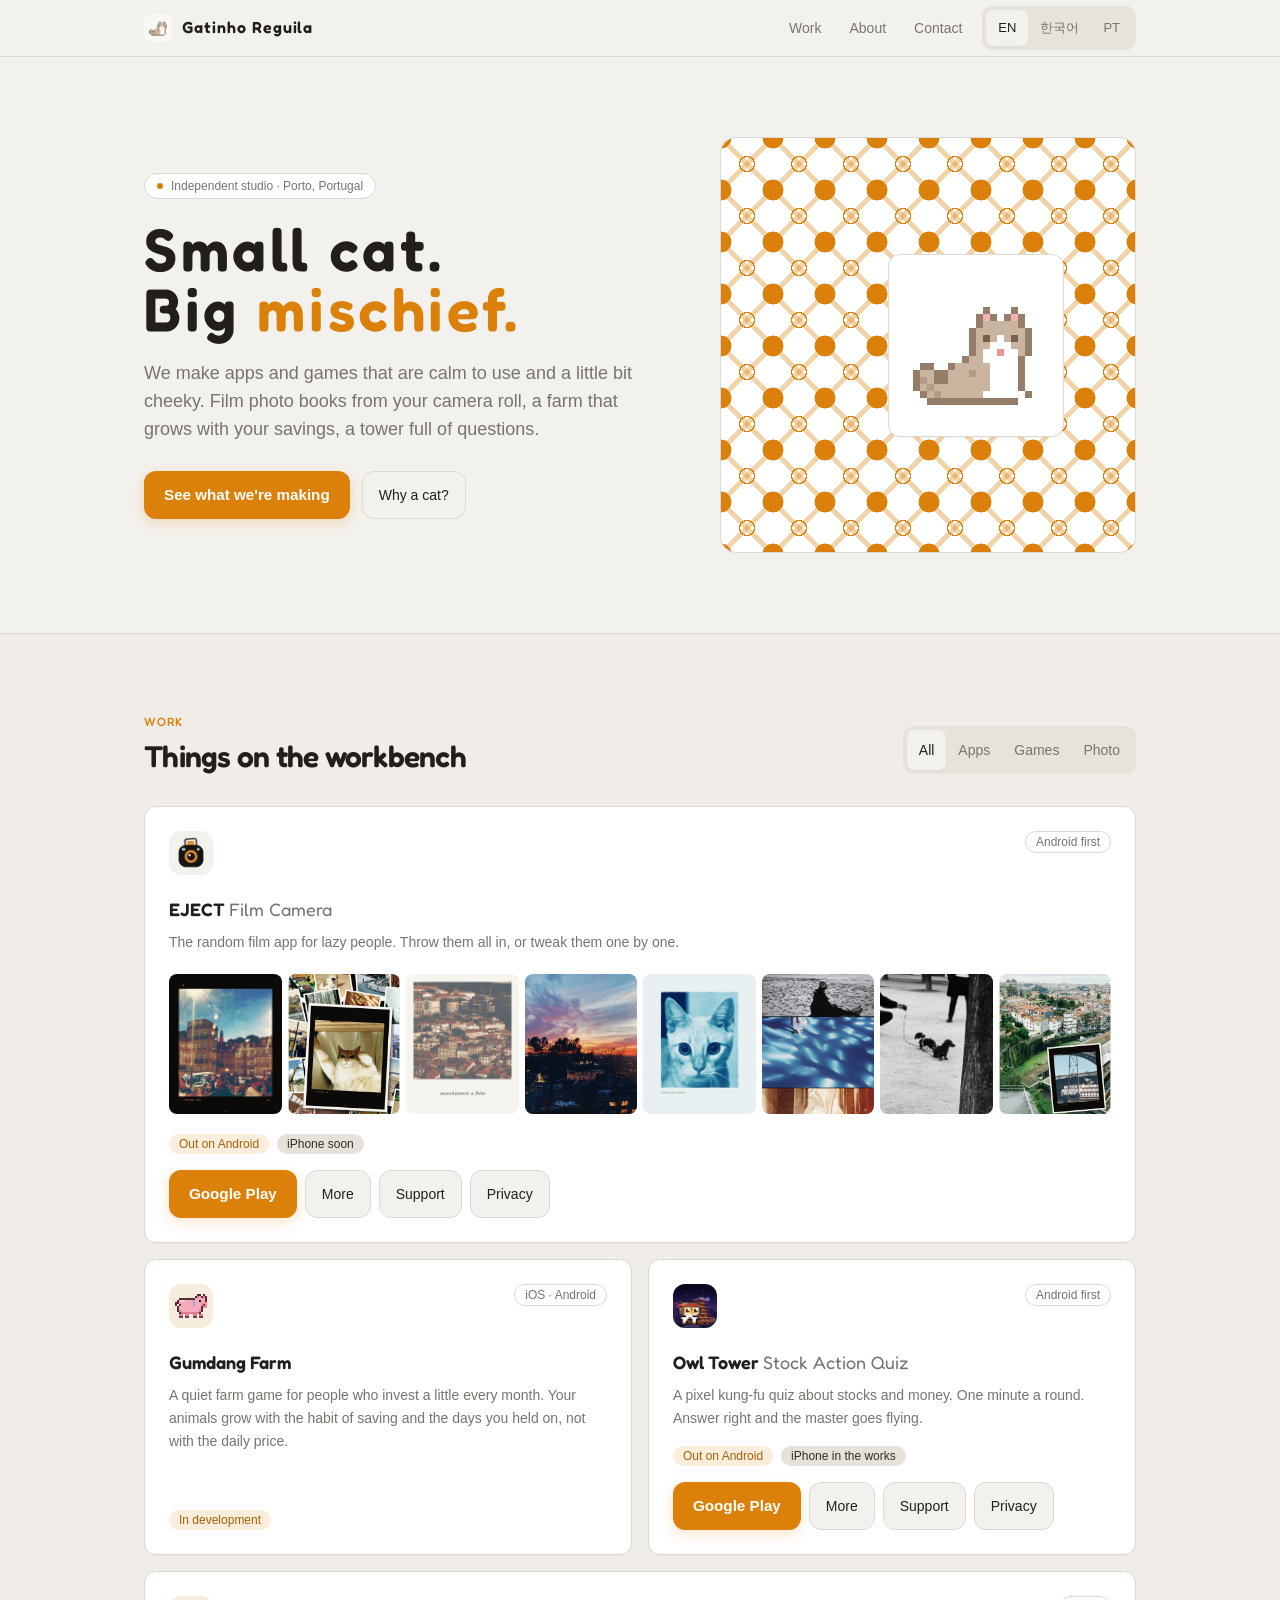
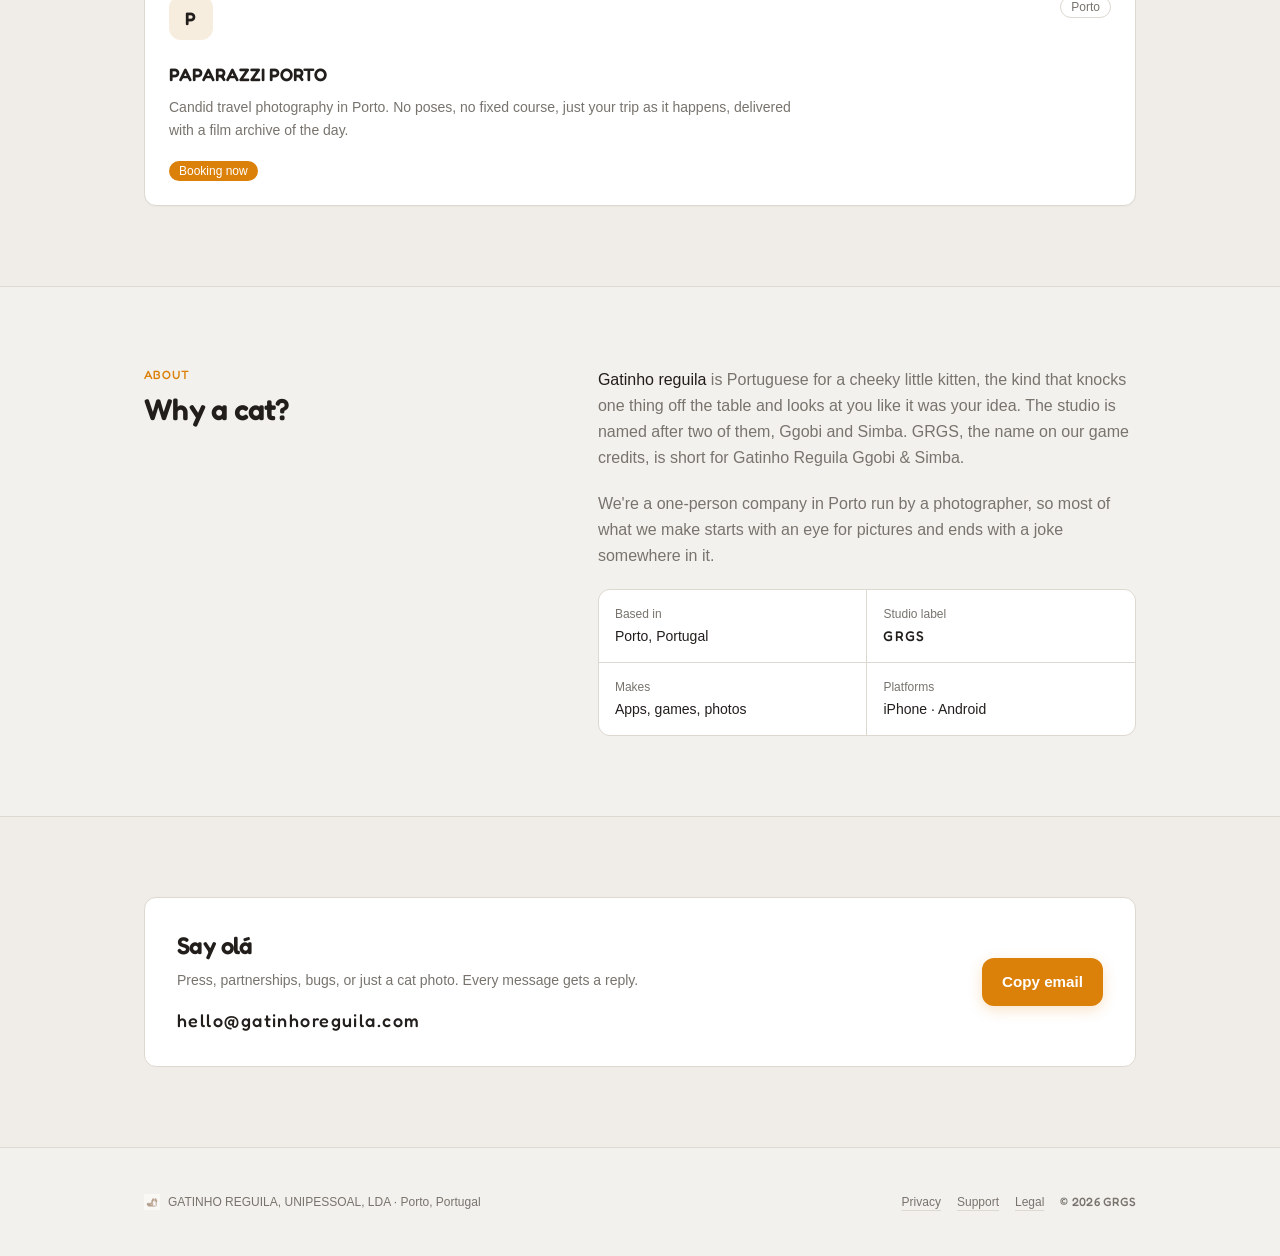
<file: index.html>
<!doctype html>
<html lang="en" data-lang="en" data-theme="light">
<head>
<meta charset="utf-8">
<meta name="viewport" content="width=device-width, initial-scale=1, viewport-fit=cover">
<title>Gatinho Reguila</title>
<meta name="description" content="Gatinho Reguila — small apps and games from Porto. Small cat, big mischief.">
<meta name="theme-color" content="#F3F1ED">
<meta property="og:title" content="Gatinho Reguila">
<meta property="og:description" content="Small games and apps from Porto.">
<meta property="og:image" content="https://gatinhoreguila.com/og.png">
<meta property="og:url" content="https://gatinhoreguila.com/">
<meta name="twitter:card" content="summary_large_image">
<link rel="icon" type="image/png" sizes="32x32" href="favicon-32.png">
<link rel="icon" type="image/png" sizes="192x192" href="icon.png">
<link rel="apple-touch-icon" href="apple-touch-icon.png">
<link rel="preconnect" href="https://fonts.googleapis.com">
<link rel="preconnect" href="https://fonts.gstatic.com" crossorigin>
<link rel="stylesheet" href="https://fonts.googleapis.com/css2?family=Jua&family=Fredoka:wght@400;500;600&display=swap">
<link rel="stylesheet" href="styles.css">
<link rel="stylesheet" href="theme-b.css">
<script>try{var l=localStorage.getItem("grgs.lang");if(l==="ko"||l==="pt")document.documentElement.setAttribute("data-lang",l)}catch(e){}</script>
</head>
<body>
<header class="sticky-bar sticky z-40 border-b border-border bg-background/90 backdrop-blur">
  <div class="wrap flex h-14 items-center justify-between gap-3">
    <a href="./" class="flex min-w-0 items-center gap-2.5 no-underline">
      <img src="icon.png" alt="" width="28" height="28" class="pix h-7 w-7 rounded-sm">
      <span class="truncate font-pixel text-[16px]">Gatinho Reguila</span>
    </a>
    <div class="flex items-center gap-2">
      <nav class="hidden items-center gap-1 text-sm lg:flex" aria-label="sections">
        <a href="#work" class="navlink"><span class="en">Work</span><span class="ko">작업</span><span class="pt">Projetos</span></a>
        <a href="#about" class="navlink"><span class="en">About</span><span class="ko">소개</span><span class="pt">Sobre</span></a>
        <a href="#contact" class="navlink"><span class="en">Contact</span><span class="ko">연락</span><span class="pt">Contacto</span></a>
      </nav>
      <nav class="lang inline-flex h-11 items-center rounded-md bg-secondary p-1 text-[13px]" aria-label="language">
        <button type="button" data-lang="en" aria-pressed="true" class="seg">EN</button>
        <button type="button" data-lang="ko" aria-pressed="false" class="seg">한국어</button>
        <button type="button" data-lang="pt" aria-pressed="false" class="seg">PT</button>
      </nav>
    </div>
  </div>
</header>

<main id="top">
  <section class="wrap py-12 sm:py-20">
    <div class="grid gap-10 md:grid-cols-[1.15fr_1fr] md:items-center">
      <div class="min-w-0">
        <span class="inline-flex items-center gap-2 rounded-full border border-border bg-card px-3 py-1 text-xs font-medium text-muted-foreground">
          <span class="h-1.5 w-1.5 rounded-full bg-primary"></span>
          <span class="en">Independent studio · Porto, Portugal</span><span class="ko">독립 스튜디오 · 포르투갈 포르투</span><span class="pt">Estúdio independente · Porto, Portugal</span>
        </span>
        <h1 class="mt-5 font-pixel text-[2.6rem] font-bold leading-[1.05] sm:text-6xl"><span class="en">Small cat.<br>Big <em>mischief.</em></span><span class="ko">작은 고양이.<br>큰 <em>장난.</em></span><span class="pt">Gato pequeno.<br>Grande <em>travessura.</em></span></h1>
        <p class="mt-5 max-w-[34rem] text-base leading-relaxed text-muted-foreground sm:text-lg">
          <span class="en">We make apps and games that are calm to use and a little bit cheeky. Film photo books from your camera roll, a farm that grows with your savings, a tower full of questions.</span>
          <span class="ko">쓰기 편하고 조금은 장난스러운 앱과 게임을 만들어요. 카메라 롤로 만드는 필름 사진집, 모으는 만큼 자라는 농장, 문제로 가득한 탑.</span>
          <span class="pt">Fazemos apps e jogos tranquilos de usar e um pouco atrevidos. Álbuns de filme a partir do rolo da câmara, uma quinta que cresce com as suas poupanças, uma torre cheia de perguntas.</span>
        </p>
        <div class="mt-7 flex flex-wrap gap-3">
          <a href="#work" class="btn-primary"><span class="en">See what we're making</span><span class="ko">만드는 것 보기</span><span class="pt">Ver o que estamos a fazer</span></a>
          <a href="#about" class="btn-outline"><span class="en">Why a cat?</span><span class="ko">왜 고양이냐면</span><span class="pt">Porquê um gato?</span></a>
        </div>
      </div>
      <div class="relative min-w-0">
        <div class="azulejo aspect-square w-full max-w-[26rem] rounded-lg border border-border md:ml-auto"></div>
        <div class="absolute inset-0 flex items-center justify-center md:justify-end md:pr-[4.5rem]">
          <div class="rounded-lg border border-border bg-card p-6 shadow-sm">
            <img class="pix" src="img/ggobi-sit.png" alt="Ggobi" width="126" height="133" style="image-rendering:pixelated;display:block">
          </div>
        </div>
      </div>
    </div>
  </section>

  <section id="work" class="scroll-mt-16 border-t border-border bg-muted/50">
    <div class="wrap py-14 sm:py-20">
      <div class="flex flex-wrap items-end justify-between gap-4">
        <div>
          <p class="eyebrow"><span class="en">Work</span><span class="ko">작업</span><span class="pt">Projetos</span></p>
          <h2 class="mt-2 text-2xl font-semibold tracking-tight sm:text-3xl"><span class="en">Things on the workbench</span><span class="ko">작업대 위에 있는 것들</span><span class="pt">Em cima da mesa de trabalho</span></h2>
        </div>
        <div role="tablist" aria-label="Filter" class="inline-flex h-12 items-center rounded-md bg-secondary p-1 text-sm">
          <button role="tab" data-f="all" aria-selected="true" class="tab"><span class="en">All</span><span class="ko">전체</span><span class="pt">Tudo</span></button>
          <button role="tab" data-f="app" aria-selected="false" class="tab"><span class="en">Apps</span><span class="ko">앱</span><span class="pt">Apps</span></button>
          <button role="tab" data-f="game" aria-selected="false" class="tab"><span class="en">Games</span><span class="ko">게임</span><span class="pt">Jogos</span></button>
          <button role="tab" data-f="photo" aria-selected="false" class="tab"><span class="en">Photo</span><span class="ko">사진</span><span class="pt">Foto</span></button>
        </div>
      </div>

      <div id="cards" class="mt-8 grid gap-4 sm:grid-cols-2">
        <article data-k="app" class="card sm:col-span-2">
          <div class="flex items-start justify-between gap-3">
            <span class="ic ic-eject"><img src="eject/icon.png" alt="" width="44" height="44"></span>
            <span class="badge-outline"><span class="en">Android first</span><span class="ko">안드로이드 먼저</span><span class="pt">Primeiro no Android</span></span>
          </div>
          <h3 class="mt-5 text-lg font-semibold">EJECT <span class="font-normal text-muted-foreground">Film Camera</span></h3>
          <p class="mt-2 max-w-[40rem] text-sm leading-relaxed text-muted-foreground"><span class="en">The random film app for lazy people. Throw them all in, or tweak them one by one.</span><span class="ko">귀차니스트를 위한 랜덤 필름앱. 왕창 넣으면 알아서, 만지고 싶으면 한 장씩도 돼요.</span><span class="pt">A app de película ao acaso para preguiçosos. Atira-as todas, ou mexe uma a uma.</span></p>
  <div class="strip mt-5" aria-label="EJECT sample pages"><img src="img/eject-1.jpg" alt="" width="480" height="600" loading="lazy"><img src="img/eject-b/01.jpg" alt="" width="480" height="600" loading="lazy"><img src="img/eject-2.jpg" alt="" width="480" height="600" loading="lazy"><img src="img/eject-b/07b.jpg" alt="" width="480" height="600" loading="lazy"><img src="img/eject-3.jpg" alt="" width="480" height="600" loading="lazy"><img src="img/eject-b/02.jpg" alt="" width="480" height="600" loading="lazy"><img src="img/eject-4.jpg" alt="" width="480" height="600" loading="lazy"><img src="img/eject-b/08.jpg" alt="" width="480" height="600" loading="lazy"></div>
          <div class="mt-4 flex flex-wrap items-center gap-2">
            <span class="badge-live"><span class="en">Out on Android</span><span class="ko">안드로이드 출시</span><span class="pt">Já no Android</span></span>
            <span class="badge-soft"><span class="en">iPhone soon</span><span class="ko">아이폰은 곧</span><span class="pt">iPhone em breve</span></span>
          </div>
          <div class="mt-4 flex flex-wrap gap-2">
            <a class="btn-primary" href="https://play.google.com/store/apps/details?id=com.gatinhoreguila.eject">Google Play</a>
            <a class="btn-outline" href="eject/"><span class="en">More</span><span class="ko">자세히 보기</span><span class="pt">Saber mais</span></a>
            <a class="btn-outline" href="eject/support/"><span class="en">Support</span><span class="ko">지원</span><span class="pt">Suporte</span></a>
            <a class="btn-outline" href="eject/privacy/"><span class="en">Privacy</span><span class="ko">개인정보</span><span class="pt">Privacidade</span></a>
          </div>
        </article>

        <article data-k="game" class="card">
          <div class="flex items-start justify-between gap-3">
            <span class="ic"><img data-ic="pig" alt=""></span>
            <span class="badge-outline">iOS · Android</span>
          </div>
          <h3 class="mt-5 text-lg font-semibold">Gumdang Farm</h3>
          <p class="mt-2 text-sm leading-relaxed text-muted-foreground"><span class="en">A quiet farm game for people who invest a little every month. Your animals grow with the habit of saving and the days you held on, not with the daily price.</span><span class="ko">매달 조금씩 투자하는 사람을 위한 조용한 농장 게임. 동물들은 그날그날 주가가 아니라, 꾸준히 모은 습관과 팔지 않고 버틴 날만큼 자라요.</span><span class="pt">Um jogo de quinta tranquilo para quem investe um pouco todos os meses. Os animais crescem com o hábito de poupar e os dias em que aguentou, não com o preço do dia.</span></p>
          <div class="mt-auto flex flex-wrap gap-2 pt-5"><span class="badge-live"><span class="en">In development</span><span class="ko">개발 중</span><span class="pt">Em desenvolvimento</span></span></div>
        </article>

        <article data-k="game" class="card">
          <div class="flex items-start justify-between gap-3">
            <span class="ic ic-eject"><img src="owl-tower/icon.png" alt="" width="44" height="44"></span>
            <span class="badge-outline"><span class="en">Android first</span><span class="ko">안드로이드 먼저</span><span class="pt">Primeiro no Android</span></span>
          </div>
          <h3 class="mt-5 text-lg font-semibold">Owl Tower <span class="font-normal text-muted-foreground">Stock Action Quiz</span></h3>
          <p class="mt-2 text-sm leading-relaxed text-muted-foreground"><span class="en">A pixel kung-fu quiz about stocks and money. One minute a round. Answer right and the master goes flying.</span><span class="ko">주식·돈 공부가 게임이 되는 도트 무협 퀴즈. 한 판 1분, 맞히면 사범님이 날아가요.</span><span class="pt">Um quiz de kung fu em pixel sobre ações e dinheiro. Um minuto por ronda. Acerta e o mestre sai a voar.</span></p>
          <div class="mt-4 flex flex-wrap items-center gap-2"><span class="badge-live"><span class="en">Out on Android</span><span class="ko">안드로이드 출시</span><span class="pt">Já no Android</span></span><span class="badge-soft"><span class="en">iPhone in the works</span><span class="ko">아이폰 준비 중</span><span class="pt">iPhone a caminho</span></span></div>
          <div class="mt-4 flex flex-wrap gap-2">
            <a class="btn-primary" href="https://play.google.com/store/apps/details?id=com.gatinhoreguila.owltower">Google Play</a>
            <a class="btn-outline" href="owl-tower/"><span class="en">More</span><span class="ko">자세히 보기</span><span class="pt">Saber mais</span></a>
            <a class="btn-outline" href="owl-tower/support/"><span class="en">Support</span><span class="ko">지원</span><span class="pt">Suporte</span></a>
            <a class="btn-outline" href="owl-tower/privacy/"><span class="en">Privacy</span><span class="ko">개인정보</span><span class="pt">Privacidade</span></a>
          </div>
        </article>

        <article data-k="photo" class="card sm:col-span-2">
          <div class="flex items-start justify-between gap-3">
            <span class="ic font-pixel text-lg font-bold text-foreground">P</span>
            <span class="badge-outline">Porto</span>
          </div>
          <h3 class="mt-5 text-lg font-semibold">PAPARAZZI PORTO</h3>
          <p class="mt-2 max-w-[40rem] text-sm leading-relaxed text-muted-foreground"><span class="en">Candid travel photography in Porto. No poses, no fixed course, just your trip as it happens, delivered with a film archive of the day.</span><span class="ko">포르투 여행 스냅. 포즈도 정해진 코스도 없이 여행을 있는 그대로 담고, 그날의 필름 아카이브와 함께 전해 드려요.</span><span class="pt">Fotografia de viagem espontânea no Porto. Sem poses nem percurso fixo, só a sua viagem como acontece, entregue com um arquivo em filme do dia.</span></p>
          <div class="mt-auto flex flex-wrap gap-2 pt-5"><span class="badge-solid"><span class="en">Booking now</span><span class="ko">예약 받는 중</span><span class="pt">Reservas abertas</span></span></div>
        </article>
      </div>
    </div>
  </section>

  <section id="about" class="scroll-mt-16 border-t border-border">
    <div class="wrap grid gap-10 py-14 sm:py-20 md:grid-cols-[1fr_1.3fr]">
      <div>
        <p class="eyebrow"><span class="en">About</span><span class="ko">소개</span><span class="pt">Sobre</span></p>
        <h2 class="mt-2 text-2xl font-semibold tracking-tight sm:text-3xl"><span class="en">Why a cat?</span><span class="ko">왜 고양이냐면</span><span class="pt">Porquê um gato?</span></h2>
      </div>
      <div class="min-w-0 space-y-5 text-base leading-relaxed text-muted-foreground">
        <p><span class="en"><span class="font-medium text-foreground">Gatinho reguila</span> is Portuguese for a cheeky little kitten, the kind that knocks one thing off the table and looks at you like it was your idea. The studio is named after two of them, Ggobi and Simba. GRGS, the name on our game credits, is short for Gatinho Reguila Ggobi &amp; Simba.</span><span class="ko"><span class="font-medium text-foreground">Gatinho reguila</span>는 포르투갈어로 말썽꾸러기 아기 고양이예요. 탁자 위 물건 하나를 툭 떨어뜨리고는 네가 시킨 거 아니냐는 얼굴로 쳐다보는 고양이요. 스튜디오 이름은 꼬비와 심바, 두 고양이에게서 왔어요. 게임 크레딧에 적힌 GRGS는 Gatinho Reguila Ggobi &amp; Simba의 줄임말이에요.</span><span class="pt"><span class="font-medium text-foreground">Gatinho reguila</span> é aquele gatinho atrevido que deita uma coisa da mesa abaixo e olha para si como se a ideia tivesse sido sua. O estúdio tem o nome de dois deles, o Ggobi e o Simba. GRGS, o nome nos créditos dos jogos, é Gatinho Reguila Ggobi &amp; Simba.</span></p>
        <p><span class="en">We're a one-person company in Porto run by a photographer, so most of what we make starts with an eye for pictures and ends with a joke somewhere in it.</span><span class="ko">사진가가 꾸리는 포르투의 1인 회사라서, 만드는 것 대부분이 사진 보는 눈에서 시작해 어딘가에 농담 하나를 품고 끝나요.</span><span class="pt">Somos uma empresa de uma pessoa no Porto, gerida por um fotógrafo, por isso quase tudo o que fazemos começa com olho para a imagem e acaba com uma piada algures.</span></p>
        <div class="grid grid-cols-2 gap-px overflow-hidden rounded-lg border border-border bg-border text-sm">
          <div class="bg-card p-4"><p class="text-xs text-muted-foreground"><span class="en">Based in</span><span class="ko">거점</span><span class="pt">Sede</span></p><p class="mt-1 font-medium text-foreground">Porto, Portugal</p></div>
          <div class="bg-card p-4"><p class="text-xs text-muted-foreground"><span class="en">Studio label</span><span class="ko">스튜디오 이름</span><span class="pt">Selo do estúdio</span></p><p class="mt-1 font-mono font-medium text-foreground">GRGS</p></div>
          <div class="bg-card p-4"><p class="text-xs text-muted-foreground"><span class="en">Makes</span><span class="ko">만드는 것</span><span class="pt">Faz</span></p><p class="mt-1 font-medium text-foreground"><span class="en">Apps, games, photos</span><span class="ko">앱·게임·사진</span><span class="pt">Apps, jogos, fotos</span></p></div>
          <div class="bg-card p-4"><p class="text-xs text-muted-foreground"><span class="en">Platforms</span><span class="ko">플랫폼</span><span class="pt">Plataformas</span></p><p class="mt-1 font-medium text-foreground">iPhone · Android</p></div>
        </div>
      </div>
    </div>
  </section>

  <section id="contact" class="scroll-mt-16 border-t border-border bg-muted/50">
    <div class="wrap py-14 sm:py-20">
      <div class="grid gap-6 rounded-lg border border-border bg-card p-6 sm:p-8 md:grid-cols-[1fr_auto] md:items-center">
        <div class="min-w-0">
          <h2 class="text-2xl font-semibold tracking-tight"><span class="en">Say olá</span><span class="ko">Olá, 연락 주세요</span><span class="pt">Diga olá</span></h2>
          <p class="mt-2 text-sm text-muted-foreground"><span class="en">Press, partnerships, bugs, or just a cat photo. Every message gets a reply.</span><span class="ko">취재, 제휴, 버그 제보, 고양이 사진도 좋아요. 모든 메시지에 답장해요.</span><span class="pt">Imprensa, parcerias, erros, ou só uma foto de gato. Respondemos a todas as mensagens.</span></p>
          <a id="mail" href="mailto:hello@gatinhoreguila.com" class="mt-4 block break-all font-mono text-base no-underline sm:text-lg">hello@gatinhoreguila.com</a>
        </div>
        <div><button id="copy" type="button" class="btn-primary"><span class="en">Copy email</span><span class="ko">메일 복사</span><span class="pt">Copiar email</span></button></div>
      </div>
    </div>
  </section>
</main>

<footer class="border-t border-border">
  <div class="wrap flex flex-col gap-3 py-8 text-xs text-muted-foreground sm:flex-row sm:items-center sm:justify-between">
    <div class="flex items-center gap-2">
      <img src="icon.png" alt="" width="16" height="16" class="pix h-4 w-4">
      <span>GATINHO REGUILA, UNIPESSOAL, LDA · Porto, Portugal</span>
    </div>
    <div class="flex flex-wrap items-center gap-x-4">
      <a class="flink" href="privacy/"><span class="en">Privacy</span><span class="ko">개인정보</span><span class="pt">Privacidade</span></a>
      <a class="flink" href="support/"><span class="en">Support</span><span class="ko">지원</span><span class="pt">Suporte</span></a>
      <a class="flink" href="legal/">Legal</a>
      <span class="font-mono">© 2026 GRGS</span>
    </div>
  </div>
</footer>
<script>
const ICON={"film":"[data-uri]","pig":"[data-uri]","owl":"[data-uri]"};
const root=document.documentElement;
function setLang(l){ root.setAttribute('data-lang',l); root.lang=l==='pt'?'pt-PT':l; document.querySelectorAll('.lang button').forEach(b=>b.setAttribute('aria-pressed',String(b.dataset.lang===l))); try{localStorage.setItem('grgs.lang',l);}catch(e){} }
document.querySelectorAll('.lang button').forEach(b=>b.addEventListener('click',()=>setLang(b.dataset.lang)));
try{ const s=localStorage.getItem('grgs.lang'); if(s==='ko'||s==='pt') setLang(s); }catch(e){}
document.querySelectorAll('[data-ic]').forEach(im=>{ im.onload=()=>{ im.style.width=(im.naturalWidth*2)+'px'; }; im.src=ICON[im.dataset.ic]; });
// 큰 도트 고양이
(function(){ const m=["..#.......#.",".###.....###",".#o#######o#",".##########.","###.##..##.#","###.##..##.#","############","#####vv#####",".##########.","..########..","..##....##..","..##....##.."];
  document.querySelectorAll('[data-pixcat]').forEach(el=>{ const n=+el.dataset.pixcat; let h='<svg width="'+n+'" height="'+n+'" viewBox="0 0 12 12" aria-hidden="true" shape-rendering="crispEdges">';
    for(let y=0;y<12;y++)for(let x=0;x<12;x++){ const c=m[y][x]; if(c==='#')h+='<rect x="'+x+'" y="'+y+'" width="1" height="1" fill="currentColor"/>'; else if(c==='o'||c==='v')h+='<rect x="'+x+'" y="'+y+'" width="1" height="1" fill="currentColor" opacity=".45"/>'; }
    el.innerHTML=h+'</svg>'; }); })();
// 작업 탭 필터
const tabs=document.querySelectorAll('.tab'), cards=document.querySelectorAll('#cards article');
function filt(f){ tabs.forEach(t=>t.setAttribute('aria-selected',String(t.dataset.f===f))); cards.forEach(c=>{ c.hidden=!(f==='all'||c.dataset.k===f); }); }
tabs.forEach(t=>t.addEventListener('click',()=>filt(t.dataset.f)));
// 메일 복사
const copyBtn=document.getElementById('copy'), mail=document.getElementById('mail');
copyBtn.addEventListener('click',()=>{ const orig=copyBtn.innerHTML; const done=()=>{ copyBtn.textContent=({ko:'복사했어요',pt:'Copiado'})[root.getAttribute('data-lang')]||'Copied'; setTimeout(()=>{copyBtn.innerHTML=orig;},1600); };
  const fb=()=>{ const r=document.createRange(); r.selectNodeContents(mail); const s=getSelection(); s.removeAllRanges(); s.addRange(r); };
  try{ navigator.clipboard.writeText(mail.textContent).then(done,fb); }catch(e){ fb(); } });
</script>
</body>
</html>
</file>
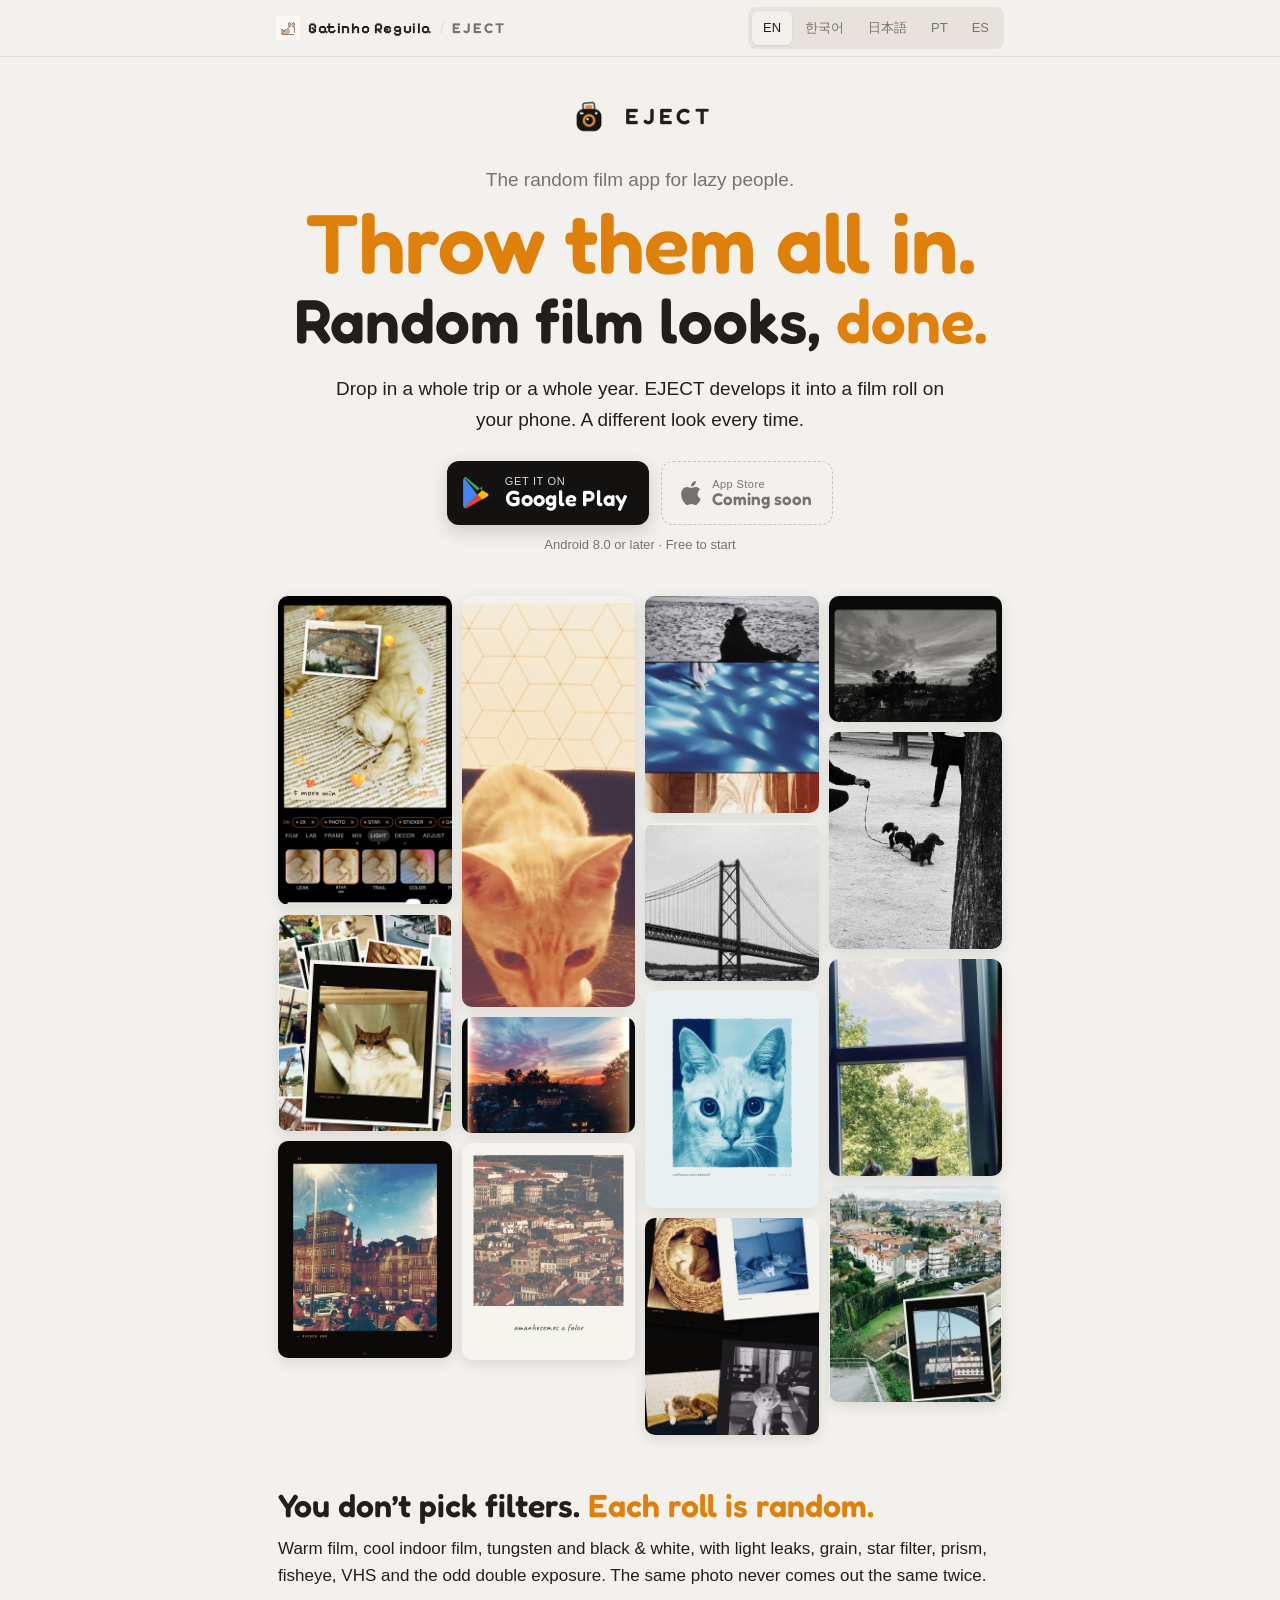
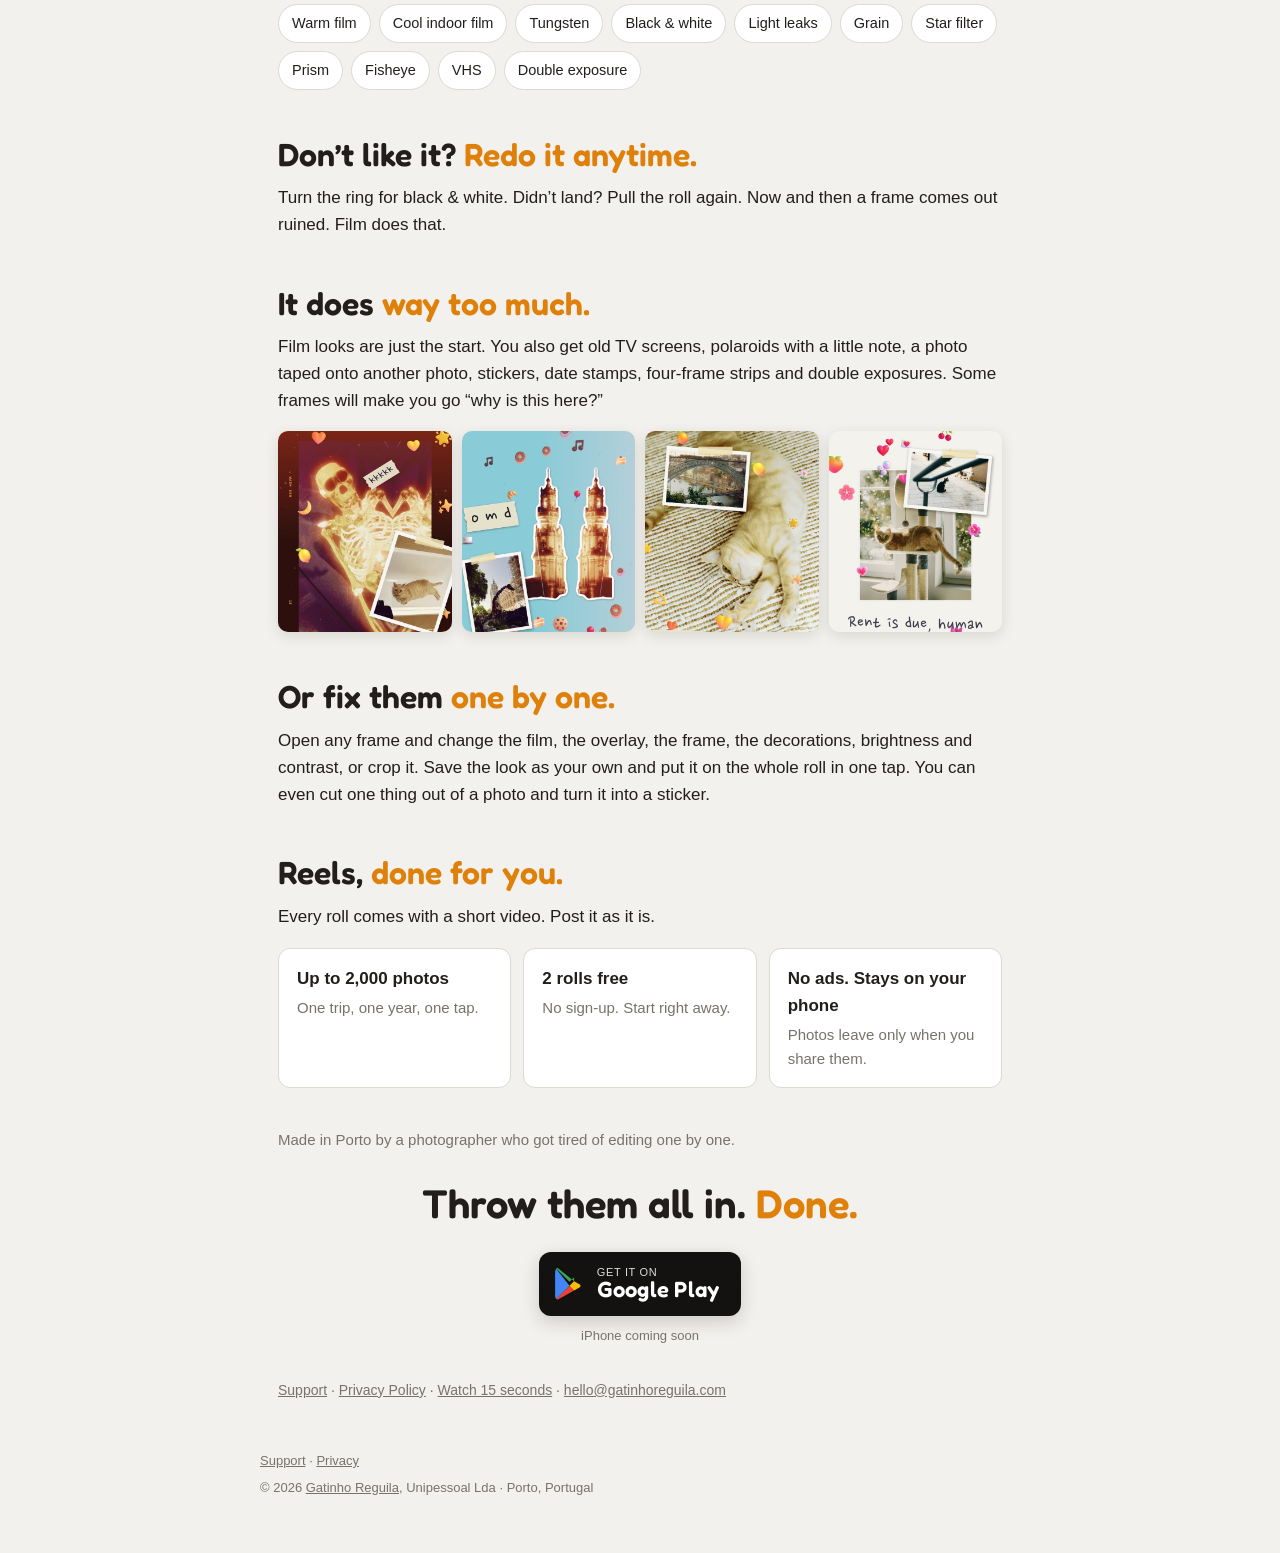
<file: eject/index.html>
<!doctype html>
<html lang="en" data-lang="en">
<head>
<meta charset="utf-8">
<meta name="viewport" content="width=device-width, initial-scale=1, viewport-fit=cover">
<meta name="color-scheme" content="light">
<meta name="theme-color" content="#F3F1ED">
<link rel="icon" type="image/png" href="icon.png">
<link rel="apple-touch-icon" href="icon.png">
<title>EJECT Film Camera: Throw It In</title>
<meta name="description" content="Tired of editing photos one by one? Throw them all in. Random film looks, done. EJECT for Android.">
<meta property="og:title" content="EJECT Film Camera: Throw It In">
<meta property="og:description" content="Tired of editing photos one by one? Throw them all in. Random film looks, done.">
<meta property="og:image" content="https://gatinhoreguila.com/img/eject-b/01.jpg">
<meta property="og:url" content="https://gatinhoreguila.com/eject/">
<link rel="preconnect" href="https://fonts.googleapis.com">
<link rel="preconnect" href="https://fonts.gstatic.com" crossorigin>
<link rel="stylesheet" href="https://fonts.googleapis.com/css2?family=Jua&family=Fredoka:wght@400;600&family=Zen+Maru+Gothic:wght@500;700&family=Pixelify+Sans:wght@700&display=swap">
<script>(function(){try{var r=document.documentElement,l=localStorage.getItem("grgs.lang"),j=localStorage.getItem("grgs.lang.x");if(j==="ja"||j==="es")l=j;if(!l){var n=(navigator.language||"").toLowerCase();l=n.indexOf("ko")===0?"ko":n.indexOf("ja")===0?"ja":n.indexOf("pt")===0?"pt":n.indexOf("es")===0?"es":"en"}if(l==="ko"||l==="pt"||l==="ja"||l==="es")r.setAttribute("data-lang",l)}catch(e){}})();</script>
<style>
:root{--paper:#F3F1ED;--ink:#221E1C;--soft:#78726C;--line:#DDD8D0;--card:#FFFFFF;--amb:#DE800A;color-scheme:light}
*{box-sizing:border-box}
html{-webkit-text-size-adjust:100%;text-size-adjust:100%;scroll-behavior:smooth}
body{margin:0;background:var(--paper);color:var(--ink);font:17px/1.6 -apple-system,BlinkMacSystemFont,"Segoe UI",Roboto,"Helvetica Neue","Apple SD Gothic Neo","Noto Sans KR","Hiragino Sans","Noto Sans JP",Arial,sans-serif;-webkit-font-smoothing:antialiased}
a{color:inherit}
/* 상단 바 (회사 사이트 공통) */
.bar{position:sticky;top:0;z-index:5;background:color-mix(in srgb,var(--paper) 92%,transparent);-webkit-backdrop-filter:blur(8px);backdrop-filter:blur(8px);border-bottom:1px solid var(--line)}
.bar-in{max-width:760px;min-height:56px;margin:0 auto;padding:6px max(16px,env(safe-area-inset-right)) 6px max(16px,env(safe-area-inset-left));display:flex;align-items:center;justify-content:space-between;gap:10px}
.crumb{display:flex;align-items:center;gap:8px;min-width:0;font-size:14px;white-space:nowrap}
.crumb .home{display:inline-flex;align-items:center;gap:8px;font-family:"Pixelify Sans",ui-monospace,monospace;font-weight:700;letter-spacing:.04em;color:var(--ink);font-size:15px;text-decoration:none}
.crumb .home::before{content:"";width:24px;height:24px;flex:none;background:url(/icon.png) center/contain no-repeat;image-rendering:pixelated;border-radius:2px}
.crumb .sep{color:var(--line)}
.crumb .mark{font-family:Fredoka,sans-serif;font-weight:600;letter-spacing:.14em;color:var(--soft);text-decoration:none}
.lang{display:inline-flex;flex:none;gap:2px;padding:4px;background:#E7E3DC;border-radius:8px;font-size:13px}
.lang button{appearance:none;height:34px;padding:0 11px;border:0;border-radius:6px;background:none;font:inherit;font-weight:500;color:var(--soft);cursor:pointer;white-space:nowrap}
.lang button[aria-pressed="true"]{background:var(--paper);color:var(--ink);box-shadow:0 1px 2px rgba(30,20,10,.08)}
.lang button:focus-visible{outline:2px solid var(--ink);outline-offset:2px}
@media (max-width:480px){.crumb .home{font-size:0;gap:0}.lang button{padding:0 9px}}
/* 언어 */
main>section[lang]{display:none}
html[data-lang="en"] section[lang="en"],html[data-lang="ko"] section[lang="ko"],html[data-lang="pt"] section[lang="pt-PT"],html[data-lang="ja"] section[lang="ja"],html[data-lang="es"] section[lang="es"]{display:block}
.en,.ko,.pt,.ja,.es{display:none}
html[data-lang="en"] .en,html[data-lang="ko"] .ko,html[data-lang="pt"] .pt,html[data-lang="ja"] .ja,html[data-lang="es"] .es{display:inline}
/* 글꼴: 안 B */
.h,h1,h2{font-family:Fredoka,"Apple SD Gothic Neo",sans-serif;font-weight:600;letter-spacing:0}
[lang="ko"] .h,[lang="ko"] h1,[lang="ko"] h2{font-family:Jua,"Apple SD Gothic Neo","Noto Sans KR",sans-serif;font-weight:400}
[lang="ja"] .h,[lang="ja"] h1,[lang="ja"] h2{font-family:"Zen Maru Gothic","Hiragino Maru Gothic ProN","Hiragino Sans","Noto Sans JP",sans-serif;font-weight:700}
[lang="ko"],[lang="ja"]{word-break:keep-all;overflow-wrap:break-word}
/* 첫 화면 */
.wrap{max-width:760px;margin:0 auto;padding:0 max(18px,env(safe-area-inset-right)) 0 max(18px,env(safe-area-inset-left))}
.hero{text-align:center;padding:38px 0 8px}
.logo{display:inline-flex;align-items:center;gap:10px;margin:0 0 26px}
.logo img{width:44px;height:44px;border-radius:11px;display:block}
.logo{text-decoration:none}.logo b{font-family:Fredoka,sans-serif;font-weight:600;font-size:22px;letter-spacing:.2em;padding-left:.2em}
.q{font-size:clamp(15px,4vw,19px);color:var(--soft);margin:0 0 6px;font-weight:500}
.big{margin:0;font-size:clamp(34px,10.4vw,62px);line-height:1.13}
.big em{font-style:normal;color:var(--amb)}
.big .xl{font-size:1.35em;line-height:1}
[lang="ja"] .big{font-size:clamp(27px,7.6vw,50px)}[lang="ja"] .big .xl{font-size:1.25em}
.sub{margin:18px auto 0;max-width:34em;font-size:clamp(16px,4.2vw,19px);color:var(--ink)}
/* 스토어 단추 */
.stores{display:flex;flex-wrap:wrap;justify-content:center;align-items:center;gap:12px;margin:26px 0 10px}
.play{display:inline-flex;align-items:center;gap:12px;height:64px;padding:0 22px 0 16px;border-radius:12px;background:#141210;color:#fff;text-decoration:none;box-shadow:0 6px 18px rgba(34,30,28,.18);transition:transform .12s}
.play:active{transform:scale(.98)}
.play svg{width:30px;height:32px;flex:none}
.play .lbl{display:flex;flex-direction:column;align-items:flex-start;line-height:1.05;text-align:left}
.play small{font-size:11px;letter-spacing:.06em;text-transform:uppercase;opacity:.85}
.play strong{font-size:22px;font-weight:600;font-family:Fredoka,-apple-system,sans-serif;letter-spacing:.01em}
.apple{display:inline-flex;align-items:center;gap:10px;height:64px;padding:0 20px 0 16px;border-radius:12px;border:1.5px dashed #C9C3BA;color:var(--soft);background:transparent}
.apple svg{width:24px;height:28px;flex:none;fill:currentColor}
.apple .lbl{display:flex;flex-direction:column;align-items:flex-start;line-height:1.05;text-align:left}
.apple small{font-size:11px;letter-spacing:.04em}
.apple strong{font-size:17px;font-weight:600;font-family:Fredoka,-apple-system,sans-serif}
.fine{font-size:13px;color:var(--soft);margin:0 0 6px}
/* 사진 갤러리 */
.gal{columns:2;column-gap:10px;padding:26px 0 6px}
@media (min-width:700px){.gal{columns:3}}
@media (min-width:1000px){.gal{columns:4}}
.gal img,.gal video{display:block;width:100%;height:auto;border-radius:10px;margin:0 0 10px;break-inside:avoid;background:#E7E3DC;box-shadow:0 4px 14px rgba(34,30,28,.12)}
.vid{position:relative;break-inside:avoid;margin:0 0 10px}
.vid video{margin:0;aspect-ratio:9/16;object-fit:cover}
.vid .yt{position:absolute;left:10px;bottom:10px;font-size:12px;padding:6px 10px;border-radius:999px;background:rgba(20,18,16,.72);color:#fff;text-decoration:none;backdrop-filter:blur(4px)}
/* 본문 */
section{padding:0 0 10px}
h2{font-size:clamp(24px,6.4vw,32px);line-height:1.2;margin:46px 0 10px}
h2 em{font-style:normal;color:var(--amb)}
p{margin:0 0 14px}
.looks{display:flex;flex-wrap:wrap;gap:8px;margin:14px 0 6px;padding:0;list-style:none}
.looks li{padding:7px 13px;border-radius:999px;background:var(--card);border:1px solid var(--line);font-size:14.5px;color:var(--ink)}
.fun{display:grid;grid-template-columns:1fr 1fr;gap:10px;margin:16px 0 6px}
@media (min-width:700px){.fun{grid-template-columns:repeat(4,1fr)}}
.fun img{display:block;width:100%;height:auto;border-radius:10px;background:#E7E3DC;box-shadow:0 4px 14px rgba(34,30,28,.12)}
.three{display:grid;gap:12px;margin:18px 0 0}
@media (min-width:600px){.three{grid-template-columns:repeat(3,1fr)}}
.three div{background:var(--card);border:1px solid var(--line);border-radius:12px;padding:16px 18px}
.three b{display:block;font-size:17px;margin-bottom:4px}
.three p{margin:0;font-size:15px;color:var(--soft)}
.by{margin:40px 0 0;color:var(--soft);font-size:15px}
.end{text-align:center;padding:28px 0 8px}
.end .h{font-size:clamp(26px,7.6vw,40px);line-height:1.15;margin:0 0 6px}
.end .h em{font-style:normal;color:var(--amb)}
.links{font-size:14px;color:var(--soft);margin:18px 0 0}
.links a{color:var(--soft)}
/* 아래 고정 단추 (폰) */
.dock{position:fixed;left:0;right:0;bottom:0;z-index:6;padding:10px max(14px,env(safe-area-inset-right)) calc(10px + env(safe-area-inset-bottom)) max(14px,env(safe-area-inset-left));background:color-mix(in srgb,var(--paper) 94%,transparent);-webkit-backdrop-filter:blur(8px);backdrop-filter:blur(8px);border-top:1px solid var(--line);transform:translateY(110%);transition:transform .25s}
.dock.on{transform:none}
.dock .play{height:54px;width:100%;max-width:420px;margin:0 auto;justify-content:center;box-shadow:none}
.dock .play strong{font-size:19px}
@media (min-width:700px){.dock{display:none}}
.foot{padding:40px 0 calc(110px + env(safe-area-inset-bottom));font-size:13px;color:var(--soft)}
@media (min-width:700px){.foot{padding-bottom:48px}}
.foot p{margin:0 0 6px}
.foot a{color:var(--soft)}
</style>
</head>
<body>
<header class="bar"><div class="bar-in"><div class="crumb"><a class="home" href="../">Gatinho Reguila</a><span class="sep" aria-hidden="true">/</span><a class="mark" href="./">EJECT</a></div><nav class="lang" aria-label="Language"><button type="button" data-lang="en" aria-pressed="true">EN</button><button type="button" data-lang="ko" aria-pressed="false">한국어</button><button type="button" data-lang="ja" aria-pressed="false">日本語</button><button type="button" data-lang="pt" aria-pressed="false">PT</button><button type="button" data-lang="es" aria-pressed="false">ES</button></nav></div></header>
<main class="wrap">


<section id="en" lang="en">
<div class="hero">
  <a class="logo" href="./"><img src="icon.png" alt="" width="44" height="44"><b>EJECT</b></a>
  <p class="q">The random film app for lazy people.</p>
  <h1 class="big"><span class="xl"><em>Throw them all in.</em></span><br>Random film looks, <em>done.</em></h1>
  <p class="sub">Drop in a whole trip or a whole year. EJECT develops it into a film roll on your phone. A different look every time.</p>
  <div class="stores"><a class="play" href="https://play.google.com/store/apps/details?id=com.gatinhoreguila.eject" rel="noopener"><svg viewBox="0 0 30 32" aria-hidden="true"><path d="M1.2 1.1C.5 1.8.1 2.9.1 4.3v23.4c0 1.4.4 2.5 1.1 3.2l.2.2L14.5 18v-.3L1.4.9l-.2.2z" fill="#4285F4"/><path d="M19 22.6 14.5 18v-.3l4.5-4.5.1.1 5.3 3c1.5.9 1.5 2.3 0 3.1l-5.3 3-.1.2z" fill="#FBBC04"/><path d="M19.1 22.4 14.5 17.9 1.2 31.1c.5.5 1.3.6 2.2.1l15.7-8.8" fill="#EA4335"/><path d="M19.1 13.3 3.4.4C2.5-.1 1.7 0 1.2.5l13.3 13.3 4.6-4.5z" fill="#34A853"/></svg><span class="lbl"><small>Get it on</small><strong>Google Play</strong></span></a><span class="apple" aria-disabled="true"><svg viewBox="0 0 24 28" aria-hidden="true"><path d="M19.6 14.9c0-3 2.5-4.5 2.6-4.6-1.4-2.1-3.6-2.4-4.4-2.4-1.9-.2-3.7 1.1-4.6 1.1-1 0-2.4-1.1-4-1-2 0-3.9 1.2-5 3-2.1 3.7-.5 9.1 1.5 12.1 1 1.5 2.2 3.1 3.8 3 1.5-.1 2.1-1 3.9-1s2.4 1 4 .9c1.7 0 2.7-1.5 3.7-3 1.2-1.7 1.6-3.3 1.7-3.4-.1 0-3.2-1.2-3.2-4.7zM16.6 5.8c.8-1 1.4-2.4 1.2-3.8-1.2.1-2.7.8-3.5 1.8-.8.9-1.4 2.3-1.3 3.7 1.4.1 2.8-.7 3.6-1.7z"/></svg><span class="lbl"><small>App Store</small><strong>Coming soon</strong></span></span></div>
  <p class="fine">Android 8.0 or later · Free to start</p>
</div>
<div class="gal" aria-label="EJECT"><div class="vid"><video src="eject25_en.mp4" poster="poster25.jpg" muted autoplay loop playsinline preload="metadata" width="540" height="960" aria-label="EJECT, 25 seconds"></video></div><img src="../img/eject-b/01.jpg" alt="" width="720" height="900" loading="eager"><img src="../img/eject-1.jpg" alt="" width="480" height="600" loading="eager"><img src="../img/eject-b/03.jpg" alt="" width="720" height="1706" loading="lazy"><img src="../img/eject-b/07b.jpg" alt="" width="720" height="480" loading="lazy"><img src="../img/eject-2.jpg" alt="" width="480" height="600" loading="lazy"><img src="../img/eject-b/02.jpg" alt="" width="720" height="900" loading="lazy"><img src="../img/eject-b/05.jpg" alt="" width="720" height="656" loading="lazy"><img src="../img/eject-3.jpg" alt="" width="480" height="600" loading="lazy"><img src="../img/eject-b/06.jpg" alt="" width="720" height="900" loading="lazy"><img src="../img/eject-b/07a.jpg" alt="" width="720" height="522" loading="lazy"><img src="../img/eject-4.jpg" alt="" width="480" height="600" loading="lazy"><img src="../img/eject-b/04.jpg" alt="" width="720" height="900" loading="lazy"><img src="../img/eject-b/08.jpg" alt="" width="720" height="900" loading="lazy"></div>
<h2>You don’t pick filters. <em>Each roll is random.</em></h2>
<p>Warm film, cool indoor film, tungsten and black &amp; white, with light leaks, grain, star filter, prism, fisheye, VHS and the odd double exposure. The same photo never comes out the same twice.</p>
<ul class="looks"><li>Warm film</li><li>Cool indoor film</li><li>Tungsten</li><li>Black &amp; white</li><li>Light leaks</li><li>Grain</li><li>Star filter</li><li>Prism</li><li>Fisheye</li><li>VHS</li><li>Double exposure</li></ul>
<h2>Don’t like it? <em>Redo it anytime.</em></h2>
<p>Turn the ring for black &amp; white. Didn’t land? Pull the roll again. Now and then a frame comes out ruined. Film does that.</p>
<h2>It does <em>way too much.</em></h2>
<p>Film looks are just the start. You also get old TV screens, polaroids with a little note, a photo taped onto another photo, stickers, date stamps, four-frame strips and double exposures. Some frames will make you go “why is this here?”</p>
<div class="fun"><img src="../img/eject-c/why.jpg" alt="" width="600" height="697" loading="lazy"><img src="../img/eject-c/cutout.jpg" alt="" width="600" height="697" loading="lazy"><img src="../img/eject-c/5min.jpg" alt="" width="600" height="697" loading="lazy"><img src="../img/eject-c/rent.jpg" alt="" width="600" height="697" loading="lazy"></div>
<h2>Or fix them <em>one by one.</em></h2>
<p>Open any frame and change the film, the overlay, the frame, the decorations, brightness and contrast, or crop it. Save the look as your own and put it on the whole roll in one tap. You can even cut one thing out of a photo and turn it into a sticker.</p>
<h2>Reels, <em>done for you.</em></h2>
<p>Every roll comes with a short video. Post it as it is.</p>
<div class="three">
  <div><b>Up to 2,000 photos</b><p>One trip, one year, one tap.</p></div>
  <div><b>2 rolls free</b><p>No sign-up. Start right away.</p></div>
  <div><b>No ads. Stays on your phone</b><p>Photos leave only when you share them.</p></div>
</div>
<p class="by">Made in Porto by a photographer who got tired of editing one by one.</p>
<div class="end"><p class="h">Throw them all in. <em>Done.</em></p><div class="stores"><a class="play" href="https://play.google.com/store/apps/details?id=com.gatinhoreguila.eject" rel="noopener"><svg viewBox="0 0 30 32" aria-hidden="true"><path d="M1.2 1.1C.5 1.8.1 2.9.1 4.3v23.4c0 1.4.4 2.5 1.1 3.2l.2.2L14.5 18v-.3L1.4.9l-.2.2z" fill="#4285F4"/><path d="M19 22.6 14.5 18v-.3l4.5-4.5.1.1 5.3 3c1.5.9 1.5 2.3 0 3.1l-5.3 3-.1.2z" fill="#FBBC04"/><path d="M19.1 22.4 14.5 17.9 1.2 31.1c.5.5 1.3.6 2.2.1l15.7-8.8" fill="#EA4335"/><path d="M19.1 13.3 3.4.4C2.5-.1 1.7 0 1.2.5l13.3 13.3 4.6-4.5z" fill="#34A853"/></svg><span class="lbl"><small>Get it on</small><strong>Google Play</strong></span></a></div><p class="fine">iPhone coming soon</p></div>
<p class="links"><a href="support/">Support</a> · <a href="privacy/">Privacy Policy</a> · <a href="https://www.youtube.com/watch?v=JAmOI3M1YZo">Watch 15 seconds</a> · <a href="mailto:hello@gatinhoreguila.com">hello@gatinhoreguila.com</a></p>
</section>

<section id="ko" lang="ko">
<div class="hero">
  <a class="logo" href="./"><img src="icon.png" alt="" width="44" height="44"><b>EJECT</b></a>
  <p class="q">귀차니스트를 위한 랜덤 필름앱.</p>
  <h1 class="big"><span class="xl"><em>왕창</em></span> 넣으면 끝.<br>필름롤은 <em>알아서.</em></h1>
  <p class="sub">여행 사진이든 1년 치든 한꺼번에 넣으세요. 폰 안에서 필름롤로 현상돼 나와요. 필터는 매번 랜덤이에요.</p>
  <div class="stores"><a class="play" href="https://play.google.com/store/apps/details?id=com.gatinhoreguila.eject" rel="noopener"><svg viewBox="0 0 30 32" aria-hidden="true"><path d="M1.2 1.1C.5 1.8.1 2.9.1 4.3v23.4c0 1.4.4 2.5 1.1 3.2l.2.2L14.5 18v-.3L1.4.9l-.2.2z" fill="#4285F4"/><path d="M19 22.6 14.5 18v-.3l4.5-4.5.1.1 5.3 3c1.5.9 1.5 2.3 0 3.1l-5.3 3-.1.2z" fill="#FBBC04"/><path d="M19.1 22.4 14.5 17.9 1.2 31.1c.5.5 1.3.6 2.2.1l15.7-8.8" fill="#EA4335"/><path d="M19.1 13.3 3.4.4C2.5-.1 1.7 0 1.2.5l13.3 13.3 4.6-4.5z" fill="#34A853"/></svg><span class="lbl"><small>다운로드</small><strong>Google Play</strong></span></a><span class="apple" aria-disabled="true"><svg viewBox="0 0 24 28" aria-hidden="true"><path d="M19.6 14.9c0-3 2.5-4.5 2.6-4.6-1.4-2.1-3.6-2.4-4.4-2.4-1.9-.2-3.7 1.1-4.6 1.1-1 0-2.4-1.1-4-1-2 0-3.9 1.2-5 3-2.1 3.7-.5 9.1 1.5 12.1 1 1.5 2.2 3.1 3.8 3 1.5-.1 2.1-1 3.9-1s2.4 1 4 .9c1.7 0 2.7-1.5 3.7-3 1.2-1.7 1.6-3.3 1.7-3.4-.1 0-3.2-1.2-3.2-4.7zM16.6 5.8c.8-1 1.4-2.4 1.2-3.8-1.2.1-2.7.8-3.5 1.8-.8.9-1.4 2.3-1.3 3.7 1.4.1 2.8-.7 3.6-1.7z"/></svg><span class="lbl"><small>App Store</small><strong>곧 출시</strong></span></span></div>
  <p class="fine">Android 8.0 이상 · 처음은 무료</p>
</div>
<div class="gal" aria-label="EJECT"><div class="vid"><video src="eject25_ko.mp4" poster="poster25.jpg" muted autoplay loop playsinline preload="metadata" width="540" height="960" aria-label="EJECT, 25 seconds"></video></div><img src="../img/eject-b/01.jpg" alt="" width="720" height="900" loading="eager"><img src="../img/eject-1.jpg" alt="" width="480" height="600" loading="eager"><img src="../img/eject-b/03.jpg" alt="" width="720" height="1706" loading="lazy"><img src="../img/eject-b/07b.jpg" alt="" width="720" height="480" loading="lazy"><img src="../img/eject-2.jpg" alt="" width="480" height="600" loading="lazy"><img src="../img/eject-b/02.jpg" alt="" width="720" height="900" loading="lazy"><img src="../img/eject-b/05.jpg" alt="" width="720" height="656" loading="lazy"><img src="../img/eject-3.jpg" alt="" width="480" height="600" loading="lazy"><img src="../img/eject-b/06.jpg" alt="" width="720" height="900" loading="lazy"><img src="../img/eject-b/07a.jpg" alt="" width="720" height="522" loading="lazy"><img src="../img/eject-4.jpg" alt="" width="480" height="600" loading="lazy"><img src="../img/eject-b/04.jpg" alt="" width="720" height="900" loading="lazy"><img src="../img/eject-b/08.jpg" alt="" width="720" height="900" loading="lazy"></div>
<h2>필터는 고르지 않아요. <em>매번 랜덤.</em></h2>
<p>따뜻한 필름, 차가운 실내 필름, 텅스텐, 흑백에 빛샘, 입자, 별빛, 프리즘, 어안, VHS, 가끔 이중 노출까지. 같은 사진도 두 번 똑같이 안 나와요.</p>
<ul class="looks"><li>따뜻한 필름</li><li>차가운 실내 필름</li><li>텅스텐</li><li>흑백</li><li>빛샘</li><li>입자</li><li>별빛</li><li>프리즘</li><li>어안</li><li>VHS</li><li>이중 노출</li></ul>
<h2>마음에 안 들면 <em>언제든 다시.</em></h2>
<p>링을 돌리면 흑백. 별로면 롤을 다시 뽑으면 돼요. 가끔 망한 컷도 한 장 나와요. 필름이 원래 그래요.</p>
<h2><em>별게 다</em> 나와요.</h2>
<p>필름 색만 나오는 게 아니에요. 옛날 브라운관 화면, 메모 적힌 폴라로이드, 사진 위에 테이프로 붙인 사진, 스티커, 날짜 도장, 네 컷, 두 번 겹친 사진까지 섞여 나와요. 가끔은 “이게 왜 나와” 싶은 장도 있어요.</p>
<div class="fun"><img src="../img/eject-c/why.jpg" alt="" width="600" height="697" loading="lazy"><img src="../img/eject-c/cutout.jpg" alt="" width="600" height="697" loading="lazy"><img src="../img/eject-c/5min.jpg" alt="" width="600" height="697" loading="lazy"><img src="../img/eject-c/rent.jpg" alt="" width="600" height="697" loading="lazy"></div>
<h2>하나씩 <em>만져도 돼요.</em></h2>
<p>마음에 드는 장은 직접 고쳐요. 필름 바꾸기, 겹치기, 액자, 꾸미기, 밝기와 대비, 자르기. 고른 느낌은 ‘내 룩’으로 저장해 두고 롤 전체에 한 번에 입힐 수도 있어요. 사진 속 하나만 오려 칼선 스티커로 만들 수도 있어요.</p>
<h2>릴스도 <em>알아서.</em></h2>
<p>롤이 나오면 짧은 영상도 같이 만들어져요. 그대로 올리면 끝.</p>
<div class="three">
  <div><b>한 번에 2,000장</b><p>여행 한 번, 1년 치, 버튼 한 번.</p></div>
  <div><b>2롤은 무료</b><p>가입 없이 바로 시작해요.</p></div>
  <div><b>광고 없음, 폰 밖으로 안 나가요</b><p>사진은 직접 공유할 때만 나가요.</p></div>
</div>
<p class="by">포르투에서, 하나하나 보정하는 게 지겨워진 사진가가 만들었어요.</p>
<div class="end"><p class="h">왕창 넣으면 <em>끝.</em></p><div class="stores"><a class="play" href="https://play.google.com/store/apps/details?id=com.gatinhoreguila.eject" rel="noopener"><svg viewBox="0 0 30 32" aria-hidden="true"><path d="M1.2 1.1C.5 1.8.1 2.9.1 4.3v23.4c0 1.4.4 2.5 1.1 3.2l.2.2L14.5 18v-.3L1.4.9l-.2.2z" fill="#4285F4"/><path d="M19 22.6 14.5 18v-.3l4.5-4.5.1.1 5.3 3c1.5.9 1.5 2.3 0 3.1l-5.3 3-.1.2z" fill="#FBBC04"/><path d="M19.1 22.4 14.5 17.9 1.2 31.1c.5.5 1.3.6 2.2.1l15.7-8.8" fill="#EA4335"/><path d="M19.1 13.3 3.4.4C2.5-.1 1.7 0 1.2.5l13.3 13.3 4.6-4.5z" fill="#34A853"/></svg><span class="lbl"><small>다운로드</small><strong>Google Play</strong></span></a></div><p class="fine">iPhone은 곧 나와요</p></div>
<p class="links"><a href="support/">지원</a> · <a href="privacy/">개인정보 처리방침</a> · <a href="https://www.youtube.com/watch?v=JAmOI3M1YZo">15초 영상</a> · <a href="mailto:hello@gatinhoreguila.com">hello@gatinhoreguila.com</a></p>
</section>

<section id="ja" lang="ja">
<div class="hero">
  <a class="logo" href="./"><img src="icon.png" alt="" width="44" height="44"><b>EJECT</b></a>
  <p class="q">めんどくさがりのための、ランダムフィルムアプリ。</p>
  <h1 class="big"><span class="xl"><em>全部</em></span>入れたら終わり。<br>フィルムは<em>自動で。</em></h1>
  <p class="sub">旅行の写真も、1年分も、まとめてどうぞ。スマホの中でフィルムロールに現像されて出てきます。フィルターは毎回ランダム。</p>
  <div class="stores"><a class="play" href="https://play.google.com/store/apps/details?id=com.gatinhoreguila.eject" rel="noopener"><svg viewBox="0 0 30 32" aria-hidden="true"><path d="M1.2 1.1C.5 1.8.1 2.9.1 4.3v23.4c0 1.4.4 2.5 1.1 3.2l.2.2L14.5 18v-.3L1.4.9l-.2.2z" fill="#4285F4"/><path d="M19 22.6 14.5 18v-.3l4.5-4.5.1.1 5.3 3c1.5.9 1.5 2.3 0 3.1l-5.3 3-.1.2z" fill="#FBBC04"/><path d="M19.1 22.4 14.5 17.9 1.2 31.1c.5.5 1.3.6 2.2.1l15.7-8.8" fill="#EA4335"/><path d="M19.1 13.3 3.4.4C2.5-.1 1.7 0 1.2.5l13.3 13.3 4.6-4.5z" fill="#34A853"/></svg><span class="lbl"><small>ダウンロード</small><strong>Google Play</strong></span></a><span class="apple" aria-disabled="true"><svg viewBox="0 0 24 28" aria-hidden="true"><path d="M19.6 14.9c0-3 2.5-4.5 2.6-4.6-1.4-2.1-3.6-2.4-4.4-2.4-1.9-.2-3.7 1.1-4.6 1.1-1 0-2.4-1.1-4-1-2 0-3.9 1.2-5 3-2.1 3.7-.5 9.1 1.5 12.1 1 1.5 2.2 3.1 3.8 3 1.5-.1 2.1-1 3.9-1s2.4 1 4 .9c1.7 0 2.7-1.5 3.7-3 1.2-1.7 1.6-3.3 1.7-3.4-.1 0-3.2-1.2-3.2-4.7zM16.6 5.8c.8-1 1.4-2.4 1.2-3.8-1.2.1-2.7.8-3.5 1.8-.8.9-1.4 2.3-1.3 3.7 1.4.1 2.8-.7 3.6-1.7z"/></svg><span class="lbl"><small>App Store</small><strong>近日公開</strong></span></span></div>
  <p class="fine">Android 8.0 以上 · 最初は無料</p>
</div>
<div class="gal" aria-label="EJECT"><div class="vid"><video src="eject25_en.mp4" poster="poster25.jpg" muted autoplay loop playsinline preload="metadata" width="540" height="960" aria-label="EJECT, 25 seconds"></video></div><img src="../img/eject-b/01.jpg" alt="" width="720" height="900" loading="eager"><img src="../img/eject-1.jpg" alt="" width="480" height="600" loading="eager"><img src="../img/eject-b/03.jpg" alt="" width="720" height="1706" loading="lazy"><img src="../img/eject-b/07b.jpg" alt="" width="720" height="480" loading="lazy"><img src="../img/eject-2.jpg" alt="" width="480" height="600" loading="lazy"><img src="../img/eject-b/02.jpg" alt="" width="720" height="900" loading="lazy"><img src="../img/eject-b/05.jpg" alt="" width="720" height="656" loading="lazy"><img src="../img/eject-3.jpg" alt="" width="480" height="600" loading="lazy"><img src="../img/eject-b/06.jpg" alt="" width="720" height="900" loading="lazy"><img src="../img/eject-b/07a.jpg" alt="" width="720" height="522" loading="lazy"><img src="../img/eject-4.jpg" alt="" width="480" height="600" loading="lazy"><img src="../img/eject-b/04.jpg" alt="" width="720" height="900" loading="lazy"><img src="../img/eject-b/08.jpg" alt="" width="720" height="900" loading="lazy"></div>
<h2>フィルターは選びません。<em>毎回ランダム。</em></h2>
<p>あたたかいフィルム、つめたい室内用フィルム、タングステン、モノクロに、光漏れ、粒子、星の光、プリズム、魚眼、VHS、ときどき二重露光まで。同じ写真でも二度と同じには出てきません。</p>
<ul class="looks"><li>あたたかいフィルム</li><li>つめたい室内用フィルム</li><li>タングステン</li><li>モノクロ</li><li>光漏れ</li><li>粒子</li><li>星の光</li><li>プリズム</li><li>魚眼</li><li>VHS</li><li>二重露光</li></ul>
<h2>気に入らなければ、<em>いつでももう一度。</em></h2>
<p>リングを回せばモノクロ。いまいちなら、ロールをもう一度。ときどき失敗したコマも1枚出てきます。フィルムって、そういうものです。</p>
<h2><em>いろいろ</em>出すぎる。</h2>
<p>暖かいフィルム、モノクロ、光漏れ、粒子、VHSは序の口。昔のブラウン管、メモ付きのポラロイド、写真の上にテープで貼った写真、ステッカー、日付スタンプ、4コマ、二重露光まで混ざって出てきます。「なんでこれ？」という1枚もときどき。</p>
<div class="fun"><img src="../img/eject-c/why.jpg" alt="" width="600" height="697" loading="lazy"><img src="../img/eject-c/cutout.jpg" alt="" width="600" height="697" loading="lazy"><img src="../img/eject-c/5min.jpg" alt="" width="600" height="697" loading="lazy"><img src="../img/eject-c/rent.jpg" alt="" width="600" height="697" loading="lazy"></div>
<h2><em>1枚ずつ</em>直してもOK。</h2>
<p>気に入った1枚は自分で直せます。フィルムの変更、重ね、フレーム、デコ、明るさとコントラスト、トリミング。選んだ感じは「マイルック」として保存して、ロール全体に一度で適用できます。写真の中のひとつだけを切り抜いて、ステッカーにすることもできます。</p>
<h2>リールも<em>おまかせ。</em></h2>
<p>ロールができると短い動画も一緒にできあがります。そのまま投稿すれば完了。</p>
<div class="three">
  <div><b>一度に2,000枚まで</b><p>旅行ひとつ、1年分、ボタンひとつ。</p></div>
  <div><b>2ロール無料</b><p>登録なしで、すぐ始められます。</p></div>
  <div><b>広告なし、スマホの外に出ません</b><p>写真は自分でシェアするときだけ。</p></div>
</div>
<p class="by">ポルトで、1枚ずつ加工するのに疲れた写真家がつくりました。</p>
<div class="end"><p class="h">全部入れたら、<em>終わり。</em></p><div class="stores"><a class="play" href="https://play.google.com/store/apps/details?id=com.gatinhoreguila.eject" rel="noopener"><svg viewBox="0 0 30 32" aria-hidden="true"><path d="M1.2 1.1C.5 1.8.1 2.9.1 4.3v23.4c0 1.4.4 2.5 1.1 3.2l.2.2L14.5 18v-.3L1.4.9l-.2.2z" fill="#4285F4"/><path d="M19 22.6 14.5 18v-.3l4.5-4.5.1.1 5.3 3c1.5.9 1.5 2.3 0 3.1l-5.3 3-.1.2z" fill="#FBBC04"/><path d="M19.1 22.4 14.5 17.9 1.2 31.1c.5.5 1.3.6 2.2.1l15.7-8.8" fill="#EA4335"/><path d="M19.1 13.3 3.4.4C2.5-.1 1.7 0 1.2.5l13.3 13.3 4.6-4.5z" fill="#34A853"/></svg><span class="lbl"><small>ダウンロード</small><strong>Google Play</strong></span></a></div><p class="fine">iPhone版は近日公開</p></div>
<p class="links"><a href="support/">サポート</a> · <a href="privacy/">プライバシーポリシー</a> · <a href="https://www.youtube.com/watch?v=JAmOI3M1YZo">15秒の動画</a> · <a href="mailto:hello@gatinhoreguila.com">hello@gatinhoreguila.com</a></p>
</section>

<section id="pt" lang="pt-PT">
<div class="hero">
  <a class="logo" href="./"><img src="icon.png" alt="" width="44" height="44"><b>EJECT</b></a>
  <p class="q">A app de película ao acaso para preguiçosos.</p>
  <h1 class="big"><span class="xl"><em>Atira-as todas.</em></span><br>Filtros ao acaso, rolo <em>sozinho.</em></h1>
  <p class="sub">Mete uma viagem inteira ou um ano inteiro. A EJECT revela tudo num rolo de película, no teu telemóvel. Um aspeto diferente de cada vez.</p>
  <div class="stores"><a class="play" href="https://play.google.com/store/apps/details?id=com.gatinhoreguila.eject" rel="noopener"><svg viewBox="0 0 30 32" aria-hidden="true"><path d="M1.2 1.1C.5 1.8.1 2.9.1 4.3v23.4c0 1.4.4 2.5 1.1 3.2l.2.2L14.5 18v-.3L1.4.9l-.2.2z" fill="#4285F4"/><path d="M19 22.6 14.5 18v-.3l4.5-4.5.1.1 5.3 3c1.5.9 1.5 2.3 0 3.1l-5.3 3-.1.2z" fill="#FBBC04"/><path d="M19.1 22.4 14.5 17.9 1.2 31.1c.5.5 1.3.6 2.2.1l15.7-8.8" fill="#EA4335"/><path d="M19.1 13.3 3.4.4C2.5-.1 1.7 0 1.2.5l13.3 13.3 4.6-4.5z" fill="#34A853"/></svg><span class="lbl"><small>Disponível no</small><strong>Google Play</strong></span></a><span class="apple" aria-disabled="true"><svg viewBox="0 0 24 28" aria-hidden="true"><path d="M19.6 14.9c0-3 2.5-4.5 2.6-4.6-1.4-2.1-3.6-2.4-4.4-2.4-1.9-.2-3.7 1.1-4.6 1.1-1 0-2.4-1.1-4-1-2 0-3.9 1.2-5 3-2.1 3.7-.5 9.1 1.5 12.1 1 1.5 2.2 3.1 3.8 3 1.5-.1 2.1-1 3.9-1s2.4 1 4 .9c1.7 0 2.7-1.5 3.7-3 1.2-1.7 1.6-3.3 1.7-3.4-.1 0-3.2-1.2-3.2-4.7zM16.6 5.8c.8-1 1.4-2.4 1.2-3.8-1.2.1-2.7.8-3.5 1.8-.8.9-1.4 2.3-1.3 3.7 1.4.1 2.8-.7 3.6-1.7z"/></svg><span class="lbl"><small>App Store</small><strong>Em breve</strong></span></span></div>
  <p class="fine">Android 8.0 ou posterior · Começa grátis</p>
</div>
<div class="gal" aria-label="EJECT"><div class="vid"><video src="eject25_en.mp4" poster="poster25.jpg" muted autoplay loop playsinline preload="metadata" width="540" height="960" aria-label="EJECT, 25 seconds"></video></div><img src="../img/eject-b/01.jpg" alt="" width="720" height="900" loading="eager"><img src="../img/eject-1.jpg" alt="" width="480" height="600" loading="eager"><img src="../img/eject-b/03.jpg" alt="" width="720" height="1706" loading="lazy"><img src="../img/eject-b/07b.jpg" alt="" width="720" height="480" loading="lazy"><img src="../img/eject-2.jpg" alt="" width="480" height="600" loading="lazy"><img src="../img/eject-b/02.jpg" alt="" width="720" height="900" loading="lazy"><img src="../img/eject-b/05.jpg" alt="" width="720" height="656" loading="lazy"><img src="../img/eject-3.jpg" alt="" width="480" height="600" loading="lazy"><img src="../img/eject-b/06.jpg" alt="" width="720" height="900" loading="lazy"><img src="../img/eject-b/07a.jpg" alt="" width="720" height="522" loading="lazy"><img src="../img/eject-4.jpg" alt="" width="480" height="600" loading="lazy"><img src="../img/eject-b/04.jpg" alt="" width="720" height="900" loading="lazy"><img src="../img/eject-b/08.jpg" alt="" width="720" height="900" loading="lazy"></div>
<h2>Não escolhes filtros. <em>Cada rolo é ao acaso.</em></h2>
<p>Película quente, película fria de interior, tungsténio, preto e branco, com fugas de luz, grão, estrelas de luz, prisma, olho de peixe, VHS e, às vezes, dupla exposição. A mesma foto nunca sai igual duas vezes.</p>
<ul class="looks"><li>Película quente</li><li>Película fria de interior</li><li>Tungsténio</li><li>Preto e branco</li><li>Fugas de luz</li><li>Grão</li><li>Estrelas de luz</li><li>Prisma</li><li>Olho de peixe</li><li>VHS</li><li>Dupla exposição</li></ul>
<h2>Não gostaste? <em>Outra vez, quando quiseres.</em></h2>
<p>Roda o anel para preto e branco. Não ficou? Puxa o rolo outra vez. De vez em quando sai um fotograma estragado. A película é assim.</p>
<h2>Faz coisas <em>a mais.</em></h2>
<p>Película quente, preto e branco, fugas de luz, grão e VHS são só o começo. Também saem ecrãs de TV antiga, polaroids com uma notinha, uma foto colada com fita por cima de outra, autocolantes, carimbos de data, tiras de quatro fotos e duplas exposições. Há fotos que te vão fazer pensar “porque é que isto saiu?”</p>
<div class="fun"><img src="../img/eject-c/why.jpg" alt="" width="600" height="697" loading="lazy"><img src="../img/eject-c/cutout.jpg" alt="" width="600" height="697" loading="lazy"><img src="../img/eject-c/5min.jpg" alt="" width="600" height="697" loading="lazy"><img src="../img/eject-c/rent.jpg" alt="" width="600" height="697" loading="lazy"></div>
<h2>Ou retoca <em>uma a uma.</em></h2>
<p>Abre qualquer foto e muda a película, a sobreposição, a moldura, os enfeites, o brilho e o contraste, ou recorta. Guarda o look como teu e aplica-o ao rolo todo de uma vez. Até dá para recortar uma coisa da foto e transformá-la num autocolante.</p>
<h2>Reels, <em>já feitos.</em></h2>
<p>Cada rolo vem com um vídeo curto. É só publicar.</p>
<div class="three">
  <div><b>Até 2000 fotos</b><p>Uma viagem, um ano, um toque.</p></div>
  <div><b>2 rolos grátis</b><p>Sem registo. Começa já.</p></div>
  <div><b>Sem anúncios. Fica no teu telemóvel</b><p>As fotos só saem quando as partilhas.</p></div>
</div>
<p class="by">Feita no Porto por um fotógrafo que se fartou de editar uma a uma.</p>
<div class="end"><p class="h">Atira-as todas. <em>Pronto.</em></p><div class="stores"><a class="play" href="https://play.google.com/store/apps/details?id=com.gatinhoreguila.eject" rel="noopener"><svg viewBox="0 0 30 32" aria-hidden="true"><path d="M1.2 1.1C.5 1.8.1 2.9.1 4.3v23.4c0 1.4.4 2.5 1.1 3.2l.2.2L14.5 18v-.3L1.4.9l-.2.2z" fill="#4285F4"/><path d="M19 22.6 14.5 18v-.3l4.5-4.5.1.1 5.3 3c1.5.9 1.5 2.3 0 3.1l-5.3 3-.1.2z" fill="#FBBC04"/><path d="M19.1 22.4 14.5 17.9 1.2 31.1c.5.5 1.3.6 2.2.1l15.7-8.8" fill="#EA4335"/><path d="M19.1 13.3 3.4.4C2.5-.1 1.7 0 1.2.5l13.3 13.3 4.6-4.5z" fill="#34A853"/></svg><span class="lbl"><small>Disponível no</small><strong>Google Play</strong></span></a></div><p class="fine">iPhone em breve</p></div>
<p class="links"><a href="support/">Suporte</a> · <a href="privacy/">Política de Privacidade</a> · <a href="https://www.youtube.com/watch?v=JAmOI3M1YZo">Ver 15 segundos</a> · <a href="mailto:hello@gatinhoreguila.com">hello@gatinhoreguila.com</a></p>
</section>

<section id="es" lang="es">
<div class="hero">
  <a class="logo" href="./"><img src="icon.png" alt="" width="44" height="44"><b>EJECT</b></a>
  <p class="q">La app de carrete al azar para vagos.</p>
  <h1 class="big"><span class="xl"><em>Mételas todas.</em></span><br>Filtros al azar, carrete <em>solo.</em></h1>
  <p class="sub">Mete un viaje entero o un año entero. EJECT lo revela en un carrete de película, en tu móvil. Un look distinto cada vez.</p>
  <div class="stores"><a class="play" href="https://play.google.com/store/apps/details?id=com.gatinhoreguila.eject" rel="noopener"><svg viewBox="0 0 30 32" aria-hidden="true"><path d="M1.2 1.1C.5 1.8.1 2.9.1 4.3v23.4c0 1.4.4 2.5 1.1 3.2l.2.2L14.5 18v-.3L1.4.9l-.2.2z" fill="#4285F4"/><path d="M19 22.6 14.5 18v-.3l4.5-4.5.1.1 5.3 3c1.5.9 1.5 2.3 0 3.1l-5.3 3-.1.2z" fill="#FBBC04"/><path d="M19.1 22.4 14.5 17.9 1.2 31.1c.5.5 1.3.6 2.2.1l15.7-8.8" fill="#EA4335"/><path d="M19.1 13.3 3.4.4C2.5-.1 1.7 0 1.2.5l13.3 13.3 4.6-4.5z" fill="#34A853"/></svg><span class="lbl"><small>Disponible en</small><strong>Google Play</strong></span></a><span class="apple" aria-disabled="true"><svg viewBox="0 0 24 28" aria-hidden="true"><path d="M19.6 14.9c0-3 2.5-4.5 2.6-4.6-1.4-2.1-3.6-2.4-4.4-2.4-1.9-.2-3.7 1.1-4.6 1.1-1 0-2.4-1.1-4-1-2 0-3.9 1.2-5 3-2.1 3.7-.5 9.1 1.5 12.1 1 1.5 2.2 3.1 3.8 3 1.5-.1 2.1-1 3.9-1s2.4 1 4 .9c1.7 0 2.7-1.5 3.7-3 1.2-1.7 1.6-3.3 1.7-3.4-.1 0-3.2-1.2-3.2-4.7zM16.6 5.8c.8-1 1.4-2.4 1.2-3.8-1.2.1-2.7.8-3.5 1.8-.8.9-1.4 2.3-1.3 3.7 1.4.1 2.8-.7 3.6-1.7z"/></svg><span class="lbl"><small>App Store</small><strong>Muy pronto</strong></span></span></div>
  <p class="fine">Android 8.0 o posterior · Empieza gratis</p>
</div>
<div class="gal" aria-label="EJECT"><div class="vid"><video src="eject25_en.mp4" poster="poster25.jpg" muted autoplay loop playsinline preload="metadata" width="540" height="960" aria-label="EJECT, 25 seconds"></video></div><img src="../img/eject-b/01.jpg" alt="" width="720" height="900" loading="eager"><img src="../img/eject-1.jpg" alt="" width="480" height="600" loading="eager"><img src="../img/eject-b/03.jpg" alt="" width="720" height="1706" loading="lazy"><img src="../img/eject-b/07b.jpg" alt="" width="720" height="480" loading="lazy"><img src="../img/eject-2.jpg" alt="" width="480" height="600" loading="lazy"><img src="../img/eject-b/02.jpg" alt="" width="720" height="900" loading="lazy"><img src="../img/eject-b/05.jpg" alt="" width="720" height="656" loading="lazy"><img src="../img/eject-3.jpg" alt="" width="480" height="600" loading="lazy"><img src="../img/eject-b/06.jpg" alt="" width="720" height="900" loading="lazy"><img src="../img/eject-b/07a.jpg" alt="" width="720" height="522" loading="lazy"><img src="../img/eject-4.jpg" alt="" width="480" height="600" loading="lazy"><img src="../img/eject-b/04.jpg" alt="" width="720" height="900" loading="lazy"><img src="../img/eject-b/08.jpg" alt="" width="720" height="900" loading="lazy"></div>
<h2>No eliges filtros. <em>Cada carrete es al azar.</em></h2>
<p>Carrete cálido, carrete frío de interior, tungsteno, blanco y negro, con fugas de luz, grano, destellos de estrella, prisma, ojo de pez, VHS y, de vez en cuando, doble exposición. La misma foto nunca sale igual dos veces.</p>
<ul class="looks"><li>Carrete cálido</li><li>Carrete frío de interior</li><li>Tungsteno</li><li>Blanco y negro</li><li>Fugas de luz</li><li>Grano</li><li>Destellos de estrella</li><li>Prisma</li><li>Ojo de pez</li><li>VHS</li><li>Doble exposición</li></ul>
<h2>¿No te convence? <em>Otra vez, cuando quieras.</em></h2>
<p>Gira el anillo para blanco y negro. ¿No ha salido? Saca el carrete otra vez. De vez en cuando sale una foto estropeada. El carrete es así.</p>
<h2>Hace <em>demasiadas cosas.</em></h2>
<p>Película cálida, blanco y negro, fugas de luz, grano y VHS son solo el principio. También salen pantallas de tele antigua, polaroids con una notita, una foto pegada con cinta encima de otra, pegatinas, sellos de fecha, tiras de cuatro fotos y dobles exposiciones. Alguna te hará pensar “¿y esto por qué sale?”</p>
<div class="fun"><img src="../img/eject-c/why.jpg" alt="" width="600" height="697" loading="lazy"><img src="../img/eject-c/cutout.jpg" alt="" width="600" height="697" loading="lazy"><img src="../img/eject-c/5min.jpg" alt="" width="600" height="697" loading="lazy"><img src="../img/eject-c/rent.jpg" alt="" width="600" height="697" loading="lazy"></div>
<h2>O retócalas <em>una a una.</em></h2>
<p>Abre cualquier foto y cambia la película, la superposición, el marco, los adornos, el brillo y el contraste, o recórtala. Guarda el look como tuyo y aplícalo a todo el carrete de una vez. Hasta puedes recortar algo de una foto y convertirlo en pegatina.</p>
<h2>Reels, <em>hechos solos.</em></h2>
<p>Cada carrete viene con un vídeo corto. Solo tienes que subirlo.</p>
<div class="three">
  <div><b>Hasta 2000 fotos</b><p>Un viaje, un año, un toque.</p></div>
  <div><b>2 carretes gratis</b><p>Sin registro. Empieza ya.</p></div>
  <div><b>Sin anuncios. Se queda en tu móvil</b><p>Las fotos solo salen cuando tú las compartes.</p></div>
</div>
<p class="by">Hecha en Oporto por un fotógrafo harto de retocar una a una.</p>
<div class="end"><p class="h">Mételas todas. <em>Listo.</em></p><div class="stores"><a class="play" href="https://play.google.com/store/apps/details?id=com.gatinhoreguila.eject" rel="noopener"><svg viewBox="0 0 30 32" aria-hidden="true"><path d="M1.2 1.1C.5 1.8.1 2.9.1 4.3v23.4c0 1.4.4 2.5 1.1 3.2l.2.2L14.5 18v-.3L1.4.9l-.2.2z" fill="#4285F4"/><path d="M19 22.6 14.5 18v-.3l4.5-4.5.1.1 5.3 3c1.5.9 1.5 2.3 0 3.1l-5.3 3-.1.2z" fill="#FBBC04"/><path d="M19.1 22.4 14.5 17.9 1.2 31.1c.5.5 1.3.6 2.2.1l15.7-8.8" fill="#EA4335"/><path d="M19.1 13.3 3.4.4C2.5-.1 1.7 0 1.2.5l13.3 13.3 4.6-4.5z" fill="#34A853"/></svg><span class="lbl"><small>Disponible en</small><strong>Google Play</strong></span></a></div><p class="fine">iPhone muy pronto</p></div>
<p class="links"><a href="support/">Soporte</a> · <a href="privacy/">Política de privacidad</a> · <a href="https://www.youtube.com/watch?v=JAmOI3M1YZo">Ver 15 segundos</a> · <a href="mailto:hello@gatinhoreguila.com">hello@gatinhoreguila.com</a></p>
</section>
</main>
<footer class="wrap foot">
<p><a href="support/"><span class="en">Support</span><span class="ko">지원</span><span class="ja">サポート</span><span class="pt">Suporte</span><span class="es">Soporte</span></a> · <a href="privacy/"><span class="en">Privacy</span><span class="ko">개인정보</span><span class="ja">プライバシー</span><span class="pt">Privacidade</span><span class="es">Privacidad</span></a></p>
<p>© 2026 <a href="../">Gatinho Reguila</a>, Unipessoal Lda · Porto, Portugal</p>
</footer>
<div class="dock" id="dock"><a class="play" href="https://play.google.com/store/apps/details?id=com.gatinhoreguila.eject" rel="noopener"><svg viewBox="0 0 30 32" aria-hidden="true"><path d="M1.2 1.1C.5 1.8.1 2.9.1 4.3v23.4c0 1.4.4 2.5 1.1 3.2l.2.2L14.5 18v-.3L1.4.9l-.2.2z" fill="#4285F4"/><path d="M19 22.6 14.5 18v-.3l4.5-4.5.1.1 5.3 3c1.5.9 1.5 2.3 0 3.1l-5.3 3-.1.2z" fill="#FBBC04"/><path d="M19.1 22.4 14.5 17.9 1.2 31.1c.5.5 1.3.6 2.2.1l15.7-8.8" fill="#EA4335"/><path d="M19.1 13.3 3.4.4C2.5-.1 1.7 0 1.2.5l13.3 13.3 4.6-4.5z" fill="#34A853"/></svg><span class="lbl"><small><span class="en">Get it on</span><span class="ko">다운로드</span><span class="ja">ダウンロード</span><span class="pt">Disponível no</span><span class="es">Disponible en</span></small><strong>Google Play</strong></span></a></div>
<script>
(function(){var r=document.documentElement,K="grgs.lang";
function set(l){r.setAttribute("data-lang",l);r.lang=l==="pt"?"pt-PT":l;document.querySelectorAll(".lang button").forEach(function(b){b.setAttribute("aria-pressed",String(b.dataset.lang===l))});
 try{if(l==="ja"||l==="es"){localStorage.setItem("grgs.lang.x",l);localStorage.setItem(K,"en")}else{localStorage.removeItem("grgs.lang.x");localStorage.setItem(K,l)}}catch(e){}}
var s=r.getAttribute("data-lang")||"en";set(s);
document.querySelectorAll(".lang button").forEach(function(b){b.addEventListener("click",function(){set(b.dataset.lang)})});
var d=document.getElementById("dock"),h=document.querySelector(".hero");
function on(){var y=window.scrollY||0;d.classList.toggle("on",y>(h?h.offsetHeight:500)&&y<document.body.scrollHeight-window.innerHeight-260)}
addEventListener("scroll",on,{passive:true});on();
if("IntersectionObserver" in window){var io=new IntersectionObserver(function(es){es.forEach(function(e){var v=e.target;if(e.isIntersecting){v.play&&v.play().catch(function(){})}else{v.pause&&v.pause()}})},{threshold:.2});document.querySelectorAll(".gal video").forEach(function(v){io.observe(v)})}})();
</script>
</body>
</html>
</file>
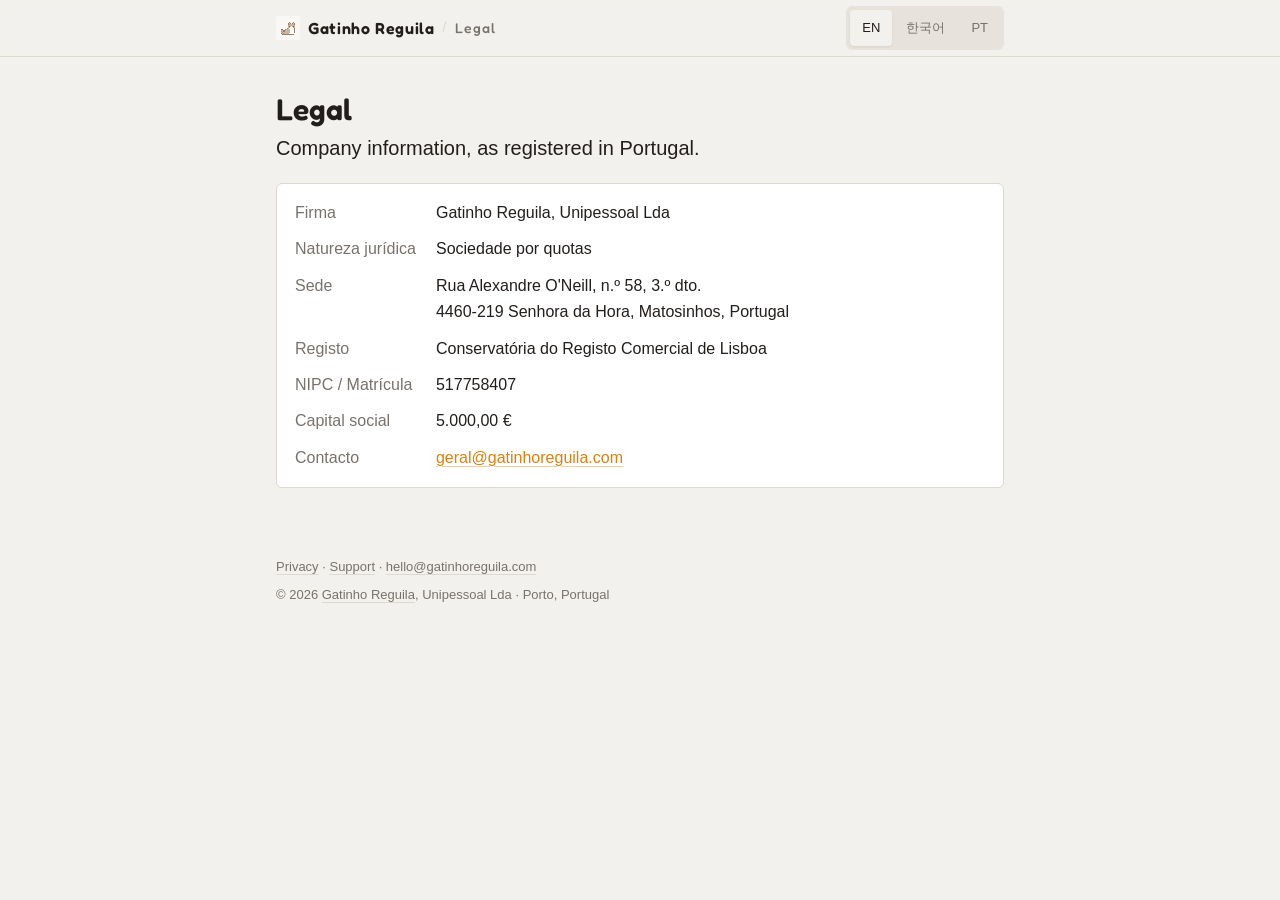
<file: legal/index.html>
<!doctype html>
<html lang="en" data-lang="en">
<head>
<meta charset="utf-8">
<meta name="viewport" content="width=device-width, initial-scale=1, viewport-fit=cover">
<meta name="color-scheme" content="light">
<meta name="theme-color" content="#F3F1ED">
<link rel="icon" type="image/png" href="../icon.png">
<title>Legal · Gatinho Reguila</title>
<meta name="description" content="Company information for Gatinho Reguila, Unipessoal Lda.">
<meta name="robots" content="noindex">
<link rel="preconnect" href="https://fonts.googleapis.com">
<link rel="preconnect" href="https://fonts.gstatic.com" crossorigin>
<link rel="stylesheet" href="https://fonts.googleapis.com/css2?family=Jua&family=Fredoka:wght@400;500;600&display=swap">
<script>try{var l=localStorage.getItem("grgs.lang");if(l==="ko"||l==="pt")document.documentElement.setAttribute("data-lang",l)}catch(e){}</script>
<style>
:root{--paper:#F3F1ED;--ink:#221E1C;--soft:#78726C;--line:#DDD8D0;--card:#FFFFFF;--sec:#E7E3DC;--pri:#DE800A;--prifg:#FFFFFF;color-scheme:light}
*{box-sizing:border-box}
html{-webkit-text-size-adjust:100%;text-size-adjust:100%;scroll-behavior:smooth}
body{margin:0;background:var(--paper);color:var(--ink);font:17px/1.65 -apple-system,BlinkMacSystemFont,"Segoe UI",Roboto,"Helvetica Neue","Apple SD Gothic Neo","Noto Sans KR","Malgun Gothic",Arial,sans-serif;-webkit-font-smoothing:antialiased}
a{color:var(--ink);text-decoration-thickness:1px;text-underline-offset:3px}
.bar{position:sticky;top:0;z-index:2;background:var(--paper);-webkit-backdrop-filter:blur(8px);backdrop-filter:blur(8px);border-bottom:1px solid var(--line)}
.bar-in{max-width:680px;margin:0 auto;padding:10px max(16px,env(safe-area-inset-right)) 10px max(16px,env(safe-area-inset-left));display:flex;align-items:center;justify-content:space-between;gap:10px}
.crumb{display:flex;align-items:center;gap:8px;min-width:0;font-size:14px;white-space:nowrap}.crumb .home{color:var(--soft);text-decoration:none}.crumb .home:hover{color:var(--ink)}.crumb .sep{color:var(--line)}.mark{font-weight:600;letter-spacing:.18em;text-decoration:none}
.lang{display:inline-flex;gap:12px;margin-left:auto;font-size:14px}.lang button{appearance:none;background:none;border:0;padding:0;font:inherit;color:var(--soft);cursor:pointer;border-bottom:1px solid transparent;line-height:1.4}.lang button[aria-pressed="true"]{color:var(--ink);border-color:var(--ink)}.lang button:focus-visible{outline:2px solid var(--ink);outline-offset:3px}
main>section[lang]{display:none;border-bottom:0}html[data-lang="en"] main>section[lang="en"],html[data-lang="ko"] main>section[lang="ko"],html[data-lang="pt"] main>section[lang="pt-PT"]{display:block}
.en,.ko,.pt{display:none}html[data-lang="en"] .en,html[data-lang="ko"] .ko,html[data-lang="pt"] .pt{display:inline}
.wrap{max-width:680px;margin:0 auto;padding:0 max(16px,env(safe-area-inset-right)) 0 max(16px,env(safe-area-inset-left))}
section{padding:36px 0 44px;border-bottom:1px solid var(--line);scroll-margin-top:58px}
h1{font-family:Fredoka,"Apple SD Gothic Neo",sans-serif;font-size:30px;line-height:1.2;font-weight:600;letter-spacing:0;margin:0 0 6px}
h2{font-size:13px;font-weight:600;letter-spacing:.14em;text-transform:uppercase;color:var(--soft);margin:34px 0 8px}
h3{font-size:17px;font-weight:600;margin:28px 0 6px}
p,ul{margin:0 0 14px}
ul{padding-left:1.2em}
li{margin:3px 0}
.tag{font-size:20px;margin:0 0 18px}
.lead{font-size:18px}
.short{border:1px solid var(--line);border-radius:14px;padding:14px 16px;margin:18px 0 6px;background:transparent}
.meta,.date,.links{font-size:14px;color:var(--soft)}
.links a{color:var(--soft)}
.hero{text-align:center;padding:40px 0 4px}
.hero svg{display:block;margin:0 auto 14px;width:220px;max-width:70%;height:auto}
.hero .name{font-family:Fredoka,"Apple SD Gothic Neo",sans-serif;font-size:34px;font-weight:600;letter-spacing:.3em;margin:0;padding-left:.32em}
[lang=ko]{word-break:keep-all;overflow-wrap:break-word}
[lang=ko] h2{letter-spacing:.04em}
.foot{padding-top:24px;padding-bottom:calc(40px + env(safe-area-inset-bottom));font-size:13px;color:var(--soft)}
.foot p{margin:0 0 6px}
.foot a{color:var(--soft)}
.kv{display:grid;grid-template-columns:minmax(120px,auto) 1fr;gap:10px 20px;margin:8px 0 0;font-size:16px}
.kv dt{color:var(--soft)}
.kv dd{margin:0}
@media (max-width:420px){.kv{grid-template-columns:1fr;gap:2px}.kv dd{margin-bottom:10px}}

/* GRGS shadcn 테마 (코발트) */
.bar{background:color-mix(in srgb,var(--paper) 90%,transparent)}
.bar-in{max-width:760px;min-height:56px;padding-top:6px;padding-bottom:6px}
.crumb .home{display:inline-flex;align-items:center;gap:8px;font-family:Fredoka,"Apple SD Gothic Neo",sans-serif;font-weight:600;letter-spacing:.04em;color:var(--ink);font-size:16px}
.crumb .home::before{content:"";width:24px;height:24px;flex:none;background:url(/icon.png) center/contain no-repeat;image-rendering:pixelated;border-radius:2px}
.crumb .mark{font-family:Fredoka,"Apple SD Gothic Neo",sans-serif;font-weight:500;letter-spacing:.08em;color:var(--soft)}
.lang{gap:2px;padding:4px;background:var(--sec);border-radius:6px;font-size:13px}
.lang button{height:36px;padding:0 12px;border:0!important;border-radius:4px;font-weight:500;color:var(--soft)}
.lang button[aria-pressed="true"]{background:var(--paper);color:var(--ink);box-shadow:0 1px 2px rgba(34,30,28,.08)}
.wrap{max-width:760px}
h1{font-family:Fredoka,"Apple SD Gothic Neo",sans-serif;font-weight:600;letter-spacing:0;line-height:1.1}
[lang=ko] h1{font-family:Jua,"Apple SD Gothic Neo","Noto Sans KR",sans-serif;font-weight:400}
h2{font-family:Fredoka,"Apple SD Gothic Neo",sans-serif;font-weight:600;font-size:15px;letter-spacing:.08em;color:var(--pri)}[lang=ko] h2{font-family:Jua,"Apple SD Gothic Neo",sans-serif;font-weight:400;letter-spacing:.02em;font-size:17px;text-transform:none}
main a{color:var(--pri);text-decoration-color:color-mix(in srgb,var(--pri) 40%,transparent)}
.short{background:var(--card);border-radius:6px;border-color:var(--line)}
.kv{background:var(--card);border:1px solid var(--line);border-radius:6px;padding:16px 18px}
.hero .name{font-family:Fredoka,"Apple SD Gothic Neo",sans-serif;font-weight:700;letter-spacing:.18em}
.hero svg{color:var(--pri)}
.foot a{text-decoration-color:var(--line)}
.lang{flex:none}.lang button{white-space:nowrap}
@media (max-width:480px){.crumb .home{font-size:0;gap:0}}
</style>
</head>
<body>
<header class="bar"><div class="bar-in"><div class="crumb"><a class="home" href="../">Gatinho Reguila</a><span class="sep" aria-hidden="true">/</span><span class="mark">Legal</span></div><nav class="lang" aria-label="Language"><button type="button" data-lang="en" aria-pressed="true">EN</button><button type="button" data-lang="ko" aria-pressed="false">한국어</button><button type="button" data-lang="pt" aria-pressed="false">PT</button></nav></div></header>
<main class="wrap">
<section id="en" lang="en"><h1>Legal</h1>
<p class="tag">Company information, as registered in Portugal.</p>
<dl class="kv"><dt>Firma</dt><dd>Gatinho Reguila, Unipessoal Lda</dd><dt>Natureza jurídica</dt><dd>Sociedade por quotas</dd><dt>Sede</dt><dd>Rua Alexandre O'Neill, n.º 58, 3.º dto.<br>4460-219 Senhora da Hora, Matosinhos, Portugal</dd><dt>Registo</dt><dd>Conservatória do Registo Comercial de Lisboa</dd><dt>NIPC / Matrícula</dt><dd>517758407</dd><dt>Capital social</dt><dd>5.000,00 €</dd><dt>Contacto</dt><dd><a href="mailto:geral@gatinhoreguila.com">geral@gatinhoreguila.com</a></dd></dl>
</section>
<section id="ko" lang="ko"><h1>법정 고지</h1>
<p class="tag">포르투갈 상업등기에 등록된 회사 정보예요.</p>
<dl class="kv"><dt>Firma</dt><dd>Gatinho Reguila, Unipessoal Lda</dd><dt>Natureza jurídica</dt><dd>Sociedade por quotas</dd><dt>Sede</dt><dd>Rua Alexandre O'Neill, n.º 58, 3.º dto.<br>4460-219 Senhora da Hora, Matosinhos, Portugal</dd><dt>Registo</dt><dd>Conservatória do Registo Comercial de Lisboa</dd><dt>NIPC / Matrícula</dt><dd>517758407</dd><dt>Capital social</dt><dd>5.000,00 €</dd><dt>Contacto</dt><dd><a href="mailto:geral@gatinhoreguila.com">geral@gatinhoreguila.com</a></dd></dl>
</section>
<section id="pt" lang="pt-PT"><h1>Informação legal</h1>
<p class="tag">Dados da sociedade, conforme o registo comercial.</p>
<dl class="kv"><dt>Firma</dt><dd>Gatinho Reguila, Unipessoal Lda</dd><dt>Natureza jurídica</dt><dd>Sociedade por quotas</dd><dt>Sede</dt><dd>Rua Alexandre O'Neill, n.º 58, 3.º dto.<br>4460-219 Senhora da Hora, Matosinhos, Portugal</dd><dt>Registo</dt><dd>Conservatória do Registo Comercial de Lisboa</dd><dt>NIPC / Matrícula</dt><dd>517758407</dd><dt>Capital social</dt><dd>5.000,00 €</dd><dt>Contacto</dt><dd><a href="mailto:geral@gatinhoreguila.com">geral@gatinhoreguila.com</a></dd></dl>
</section>
</main>
<footer class="wrap foot">
<p><a href="../privacy/"><span class="en">Privacy</span><span class="ko">개인정보</span><span class="pt">Privacidade</span></a> · <a href="../support/"><span class="en">Support</span><span class="ko">지원</span><span class="pt">Suporte</span></a> · <a href="mailto:hello@gatinhoreguila.com">hello@gatinhoreguila.com</a></p>
<p>© 2026 <a href="../">Gatinho Reguila</a>, Unipessoal Lda · Porto, Portugal</p>
</footer>
<script>(function(){var r=document.documentElement,K="grgs.lang";function set(l){r.setAttribute("data-lang",l);r.lang=l==="pt"?"pt-PT":l;document.querySelectorAll(".lang button").forEach(function(b){b.setAttribute("aria-pressed",String(b.dataset.lang===l))});try{localStorage.setItem(K,l)}catch(e){}}var s=r.getAttribute("data-lang")||"en";set(s);document.querySelectorAll(".lang button").forEach(function(b){b.addEventListener("click",function(){set(b.dataset.lang)})})})();</script>
</body>
</html>
</file>
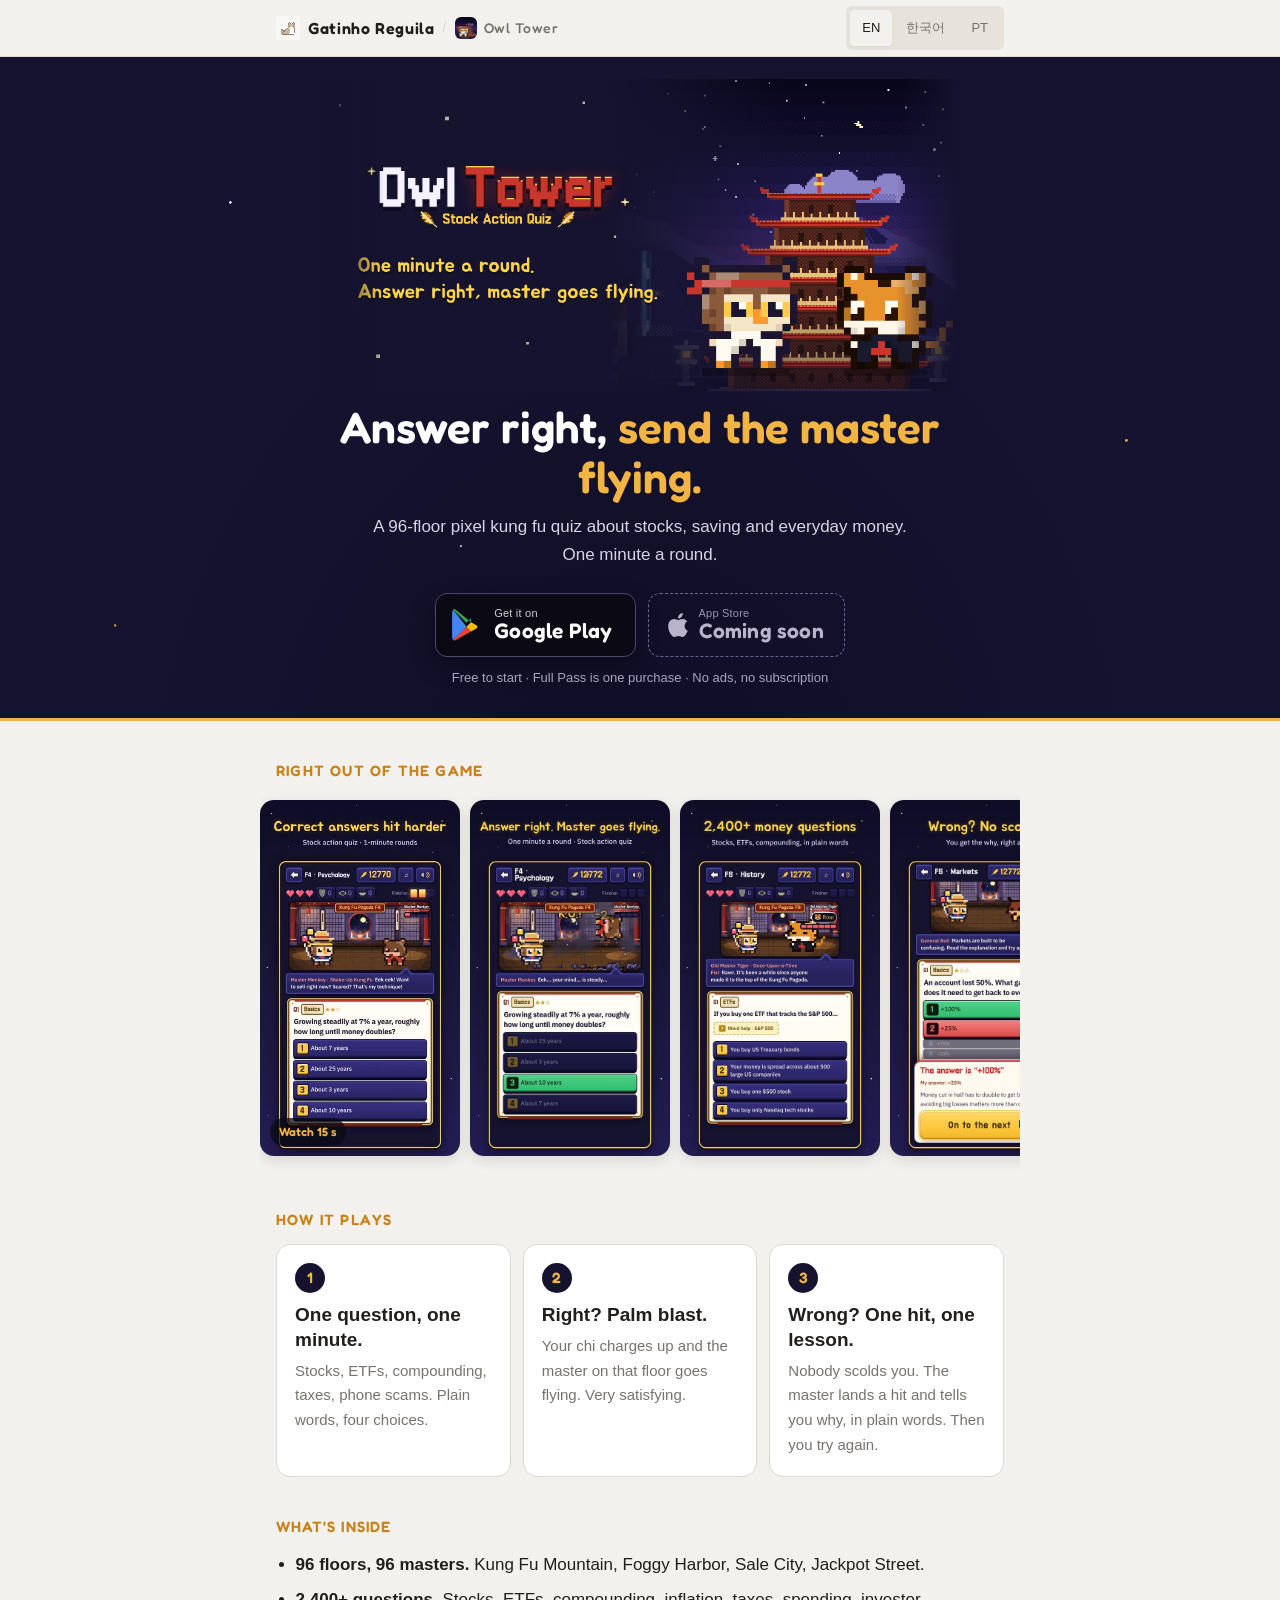
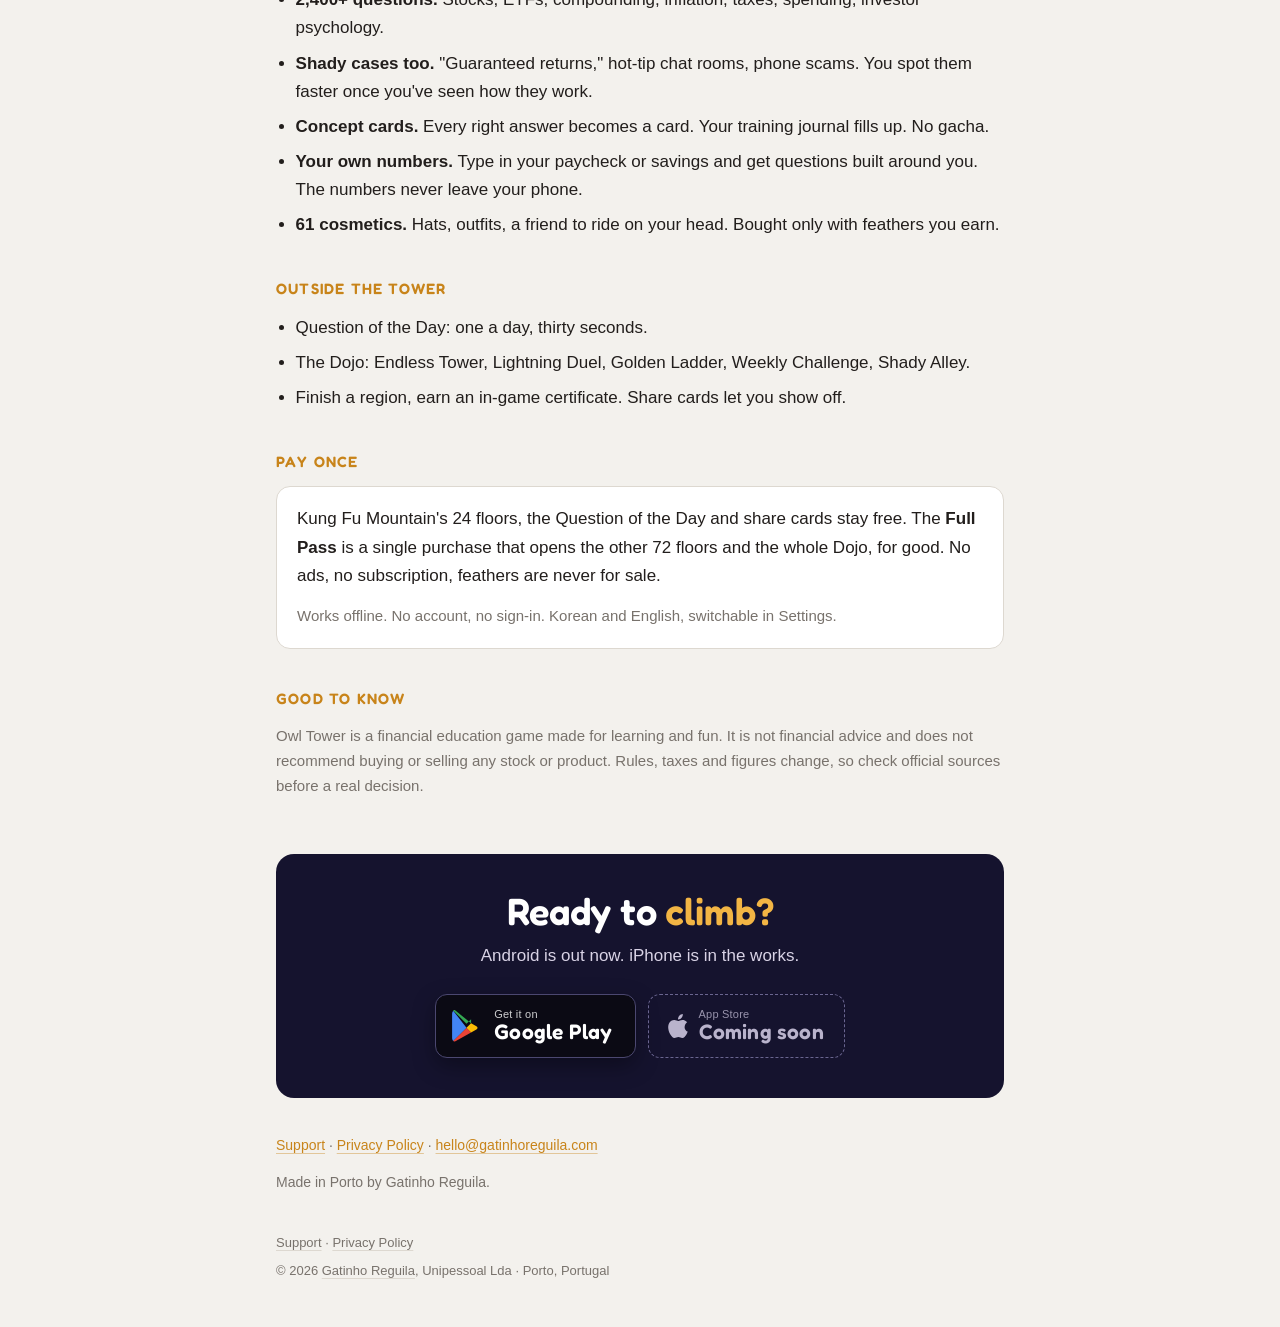
<file: owl-tower/index.html>
<!doctype html>
<html lang="en" data-lang="en" data-theme="light">
<head>
<meta charset="utf-8">
<meta name="viewport" content="width=device-width, initial-scale=1, viewport-fit=cover">
<meta name="color-scheme" content="light">
<meta name="theme-color" content="#15132E">
<link rel="icon" type="image/png" href="icon.png">
<title>Owl Tower: Stock Action Quiz · 부엉 무림탑</title>
<meta name="description" content="Owl Tower: a 96-floor pixel kung fu quiz about stocks, saving and everyday money. One minute a round. Answer right and the master goes flying. Out now on Android; iPhone in the works.">
<meta property="og:title" content="Owl Tower: Stock Action Quiz">
<meta property="og:description" content="One minute a round. Answer right and the master goes flying. Out now on Google Play.">
<meta property="og:image" content="https://gatinhoreguila.com/owl-tower/hero-en.png">
<meta property="og:url" content="https://gatinhoreguila.com/owl-tower/">
<link rel="preconnect" href="https://fonts.googleapis.com">
<link rel="preconnect" href="https://fonts.gstatic.com" crossorigin>
<link rel="stylesheet" href="https://fonts.googleapis.com/css2?family=Jua&family=Fredoka:wght@400;500;600&display=swap">
<script>(function(){try{var r=document.documentElement,l=localStorage.getItem("grgs.lang");if(!l){var n=(navigator.language||"").toLowerCase();l=n.indexOf("ko")===0?"ko":n.indexOf("pt")===0?"pt":"en"}if(l==="ko"||l==="pt")r.setAttribute("data-lang",l)}catch(e){}})();</script>
<style>
:root{--paper:#F3F1ED;--ink:#221E1C;--soft:#78726C;--line:#DDD8D0;--card:#FFFFFF;--sec:#E7E3DC;--pri:#C8841A;--prifg:#FFFFFF;--navy:#15132E;--navy2:#100E26;--gold:#F2B544;--cream:#F6EEDC;--red:#E0503F;color-scheme:light}
*{box-sizing:border-box}
html{-webkit-text-size-adjust:100%;text-size-adjust:100%;scroll-behavior:smooth}
body{margin:0;background:var(--paper);color:var(--ink);font:17px/1.65 -apple-system,BlinkMacSystemFont,"Segoe UI",Roboto,"Helvetica Neue","Apple SD Gothic Neo","Noto Sans KR","Malgun Gothic",Arial,sans-serif;-webkit-font-smoothing:antialiased}
a{color:var(--ink);text-decoration-thickness:1px;text-underline-offset:3px}
.bar{position:sticky;top:0;z-index:5;background:color-mix(in srgb,var(--paper) 90%,transparent);-webkit-backdrop-filter:blur(8px);backdrop-filter:blur(8px);border-bottom:1px solid var(--line)}
.bar-in{max-width:760px;min-height:56px;margin:0 auto;padding:6px max(16px,env(safe-area-inset-right)) 6px max(16px,env(safe-area-inset-left));display:flex;align-items:center;justify-content:space-between;gap:10px}
.crumb{display:flex;align-items:center;gap:8px;min-width:0;font-size:14px;white-space:nowrap}.crumb .sep{color:var(--line)}
.crumb .home{display:inline-flex;align-items:center;gap:8px;font-family:Fredoka,"Apple SD Gothic Neo",sans-serif;font-weight:600;letter-spacing:.04em;color:var(--ink);font-size:16px;text-decoration:none}
.crumb .home::before{content:"";width:24px;height:24px;flex:none;background:url(/icon.png) center/contain no-repeat;image-rendering:pixelated;border-radius:2px}
.crumb .mark{display:inline-flex;align-items:center;gap:7px;font-family:Fredoka,"Apple SD Gothic Neo",sans-serif;font-weight:500;letter-spacing:.06em;color:var(--soft)}.crumb .mark img{width:22px;height:22px;border-radius:6px}
@media (max-width:480px){.crumb .home{font-size:0;gap:0}}
.lang{display:inline-flex;flex:none;gap:2px;margin-left:auto;padding:4px;background:var(--sec);border-radius:6px;font-size:13px}.lang button{appearance:none;background:none;border:0;height:36px;padding:0 12px;border-radius:4px;font:inherit;font-weight:500;color:var(--soft);cursor:pointer;white-space:nowrap}.lang button[aria-pressed="true"]{background:var(--paper);color:var(--ink);box-shadow:0 1px 2px rgba(34,30,28,.08)}.lang button:focus-visible{outline:2px solid var(--ink);outline-offset:3px}
main>section[lang]{display:none}html[data-lang="en"] main>section[lang="en"],html[data-lang="ko"] main>section[lang="ko"],html[data-lang="pt"] main>section[lang="pt-PT"]{display:block}
.en,.ko,.pt{display:none}html[data-lang="en"] .en,html[data-lang="ko"] .ko,html[data-lang="pt"] .pt{display:inline}
.wrap{max-width:760px;margin:0 auto;padding:0 max(16px,env(safe-area-inset-right)) 0 max(16px,env(safe-area-inset-left))}
[lang=ko]{word-break:keep-all;overflow-wrap:break-word}

/* 밤하늘 */
.sky{background-color:var(--navy);background-image:radial-gradient(circle at 18% 22%,rgba(255,255,255,.9) 0 1px,transparent 1.6px),radial-gradient(circle at 73% 14%,rgba(255,255,255,.8) 0 1px,transparent 1.6px),radial-gradient(circle at 88% 58%,rgba(242,181,68,.9) 0 1px,transparent 1.8px),radial-gradient(circle at 36% 74%,rgba(255,255,255,.6) 0 1px,transparent 1.5px),radial-gradient(circle at 58% 42%,rgba(255,255,255,.5) 0 1px,transparent 1.4px),radial-gradient(circle at 9% 86%,rgba(242,181,68,.7) 0 1px,transparent 1.6px),radial-gradient(ellipse at 50% 120%,var(--navy2),transparent 60%);color:var(--cream);border-bottom:3px solid var(--gold)}
.hero{text-align:center;padding:22px 16px 30px}
.hero .art{display:block;width:100%;max-width:640px;height:auto;margin:0 auto 10px;-webkit-mask-image:linear-gradient(90deg,transparent,#000 10%,#000 90%,transparent);mask-image:linear-gradient(90deg,transparent,#000 10%,#000 90%,transparent)}
h1{font-family:Fredoka,"Apple SD Gothic Neo",sans-serif;font-weight:600;font-size:clamp(28px,6.6vw,44px);line-height:1.15;margin:4px 0 10px;color:#fff;letter-spacing:0}
[lang=ko] h1,[lang=ko] .big{font-family:Jua,"Apple SD Gothic Neo","Noto Sans KR",sans-serif;font-weight:400}
h1 em,.big em{font-style:normal;color:var(--gold)}
.hero .sub{max-width:560px;margin:0 auto 6px;font-size:17px;color:#D9D3E6}
.stores{display:flex;flex-wrap:wrap;justify-content:center;align-items:center;gap:12px;margin:24px 0 10px}
.play{display:inline-flex;align-items:center;gap:12px;height:64px;padding:0 22px 0 16px;border-radius:12px;background:#0B0A14;color:#fff!important;text-decoration:none;border:1px solid #4B4770;box-shadow:0 8px 22px rgba(0,0,0,.35);transition:transform .12s}
.play:hover{transform:translateY(-1px)}.play svg{width:30px;height:32px;flex:none}
.play .lbl,.apple .lbl{display:flex;flex-direction:column;align-items:flex-start;line-height:1.05;text-align:left}
.play small,.apple small{font-size:11px;letter-spacing:.02em;opacity:.8}.play strong,.apple strong{font-family:Fredoka,"Apple SD Gothic Neo",sans-serif;font-size:21px;font-weight:600;letter-spacing:.01em}
.apple{display:inline-flex;align-items:center;gap:10px;height:64px;padding:0 20px 0 16px;border-radius:12px;border:1.5px dashed #6A6590;color:#B9B3CC}.apple svg{width:24px;height:28px;flex:none;fill:currentColor}
.hero .fine{font-size:13px;color:#A9A3BE;margin:0}
/* 종이 본문 */
h2{font-family:Fredoka,"Apple SD Gothic Neo",sans-serif;font-weight:600;font-size:15px;letter-spacing:.08em;text-transform:uppercase;color:var(--pri);margin:38px 0 12px}
[lang=ko] h2{font-family:Jua,"Apple SD Gothic Neo",sans-serif;font-weight:400;letter-spacing:.02em;font-size:19px;text-transform:none}
p,ul,ol{margin:0 0 14px}
.strip{display:flex;gap:10px;overflow-x:auto;scroll-snap-type:x mandatory;padding:4px 0 14px;margin:0 -16px;padding-left:16px;padding-right:16px;scrollbar-width:thin;-webkit-overflow-scrolling:touch}
.strip img,.strip video{flex:none;width:min(62vw,216px);height:auto;aspect-ratio:9/16;object-fit:cover;border-radius:14px;scroll-snap-align:start;background:var(--navy);box-shadow:0 4px 14px rgba(34,30,28,.12)}
.strip .vid{position:relative;flex:none;scroll-snap-align:start}.strip .vid video{display:block;width:min(62vw,216px)}
.vtag{position:absolute;left:10px;bottom:10px;font-size:12px;font-weight:600;padding:4px 9px;border-radius:999px;background:rgba(11,10,20,.72);color:var(--gold);font-family:Fredoka,"Apple SD Gothic Neo",sans-serif}
@media (min-width:700px){.strip img,.strip video,.strip .vid video{width:200px}}
.steps{list-style:none;padding:0;display:grid;gap:12px}
@media (min-width:640px){.steps{grid-template-columns:repeat(3,1fr)}}
.steps li{background:var(--card);border:1px solid var(--line);border-radius:14px;padding:18px 18px 10px;position:relative}
.steps .n{display:inline-flex;width:30px;height:30px;align-items:center;justify-content:center;border-radius:999px;background:var(--navy);color:var(--gold);font-family:Fredoka,sans-serif;font-weight:600;font-size:15px;margin-bottom:10px}
.steps b{display:block;font-size:19px;line-height:1.3;margin-bottom:6px}[lang=ko] .steps b{font-family:Jua,"Apple SD Gothic Neo",sans-serif;font-weight:400;font-size:21px}
.steps p{font-size:15px;color:var(--soft);margin:0 0 8px}
.list{padding-left:1.15em}.list li{margin:7px 0}.list b{color:var(--ink)}
.box{background:var(--card);border:1px solid var(--line);border-radius:14px;padding:18px 20px 6px}.box .easy{color:var(--soft);font-size:15px}
.know{font-size:15px;color:var(--soft)}
.end{text-align:center;margin:56px 0 36px;padding:36px 16px 30px;border-radius:18px;background:var(--navy);color:var(--cream)}
.end .big{font-family:Fredoka,"Apple SD Gothic Neo",sans-serif;font-weight:600;font-size:clamp(26px,6vw,38px);line-height:1.15;margin:0 0 8px;color:#fff}
.end .sub{color:#D9D3E6;margin:0}
.links,.meta{font-size:14px;color:var(--soft)}.links a{color:var(--pri);text-decoration-color:color-mix(in srgb,var(--pri) 40%,transparent)}
.foot{padding-top:24px;padding-bottom:calc(40px + env(safe-area-inset-bottom));font-size:13px;color:var(--soft)}.foot p{margin:0 0 6px}.foot a{color:var(--soft);text-decoration-color:var(--line)}
/* 폰 아래 고정 단추 */
.dock{display:none}
@media (max-width:640px){.dock{display:block;position:fixed;left:0;right:0;bottom:0;z-index:6;padding:10px max(14px,env(safe-area-inset-right)) calc(10px + env(safe-area-inset-bottom)) max(14px,env(safe-area-inset-left));background:color-mix(in srgb,var(--paper) 94%,transparent);-webkit-backdrop-filter:blur(8px);backdrop-filter:blur(8px);border-top:1px solid var(--line);transform:translateY(110%);transition:transform .25s}.dock.on{transform:none}.dock .play{height:54px;width:100%;max-width:420px;margin:0 auto;justify-content:center;box-shadow:none;border:0}.foot{padding-bottom:calc(96px + env(safe-area-inset-bottom))}}
@media (prefers-reduced-motion:reduce){html{scroll-behavior:auto}.dock{transition:none}}
</style>
</head>
<body>
<header class="bar"><div class="bar-in"><div class="crumb"><a class="home" href="../">Gatinho Reguila</a><span class="sep" aria-hidden="true">/</span><span class="mark"><img src="icon.png" alt="" width="22" height="22">Owl Tower</span></div><nav class="lang" aria-label="Language"><button type="button" data-lang="en" aria-pressed="true">EN</button><button type="button" data-lang="ko" aria-pressed="false">한국어</button><button type="button" data-lang="pt" aria-pressed="false">PT</button></nav></div></header>
<main>
<section id="en" lang="en">
<div class="sky"><div class="wrap hero">
<img class="art" src="hero-en.png" width="1024" height="500" alt="Owl Tower: Stock Action Quiz. One minute a round, answer right and the master goes flying." loading="eager" fetchpriority="high">
<h1>Answer right, <em>send the master flying.</em></h1>
<p class="sub">A 96-floor pixel kung fu quiz about stocks, saving and everyday money. One minute a round.</p>
<div class="stores"><a class="play" href="https://play.google.com/store/apps/details?id=com.gatinhoreguila.owltower" rel="noopener"><svg viewBox="0 0 30 32" aria-hidden="true"><path d="M1.2 1.1C.5 1.8.1 2.9.1 4.3v23.4c0 1.4.4 2.5 1.1 3.2l.2.2L14.5 18v-.3L1.4.9l-.2.2z" fill="#4285F4"/><path d="M19 22.6 14.5 18v-.3l4.5-4.5.1.1 5.3 3c1.5.9 1.5 2.3 0 3.1l-5.3 3-.1.2z" fill="#FBBC04"/><path d="M19.1 22.4 14.5 17.9 1.2 31.1c.5.5 1.3.6 2.2.1l15.7-8.8" fill="#EA4335"/><path d="M19.1 13.3 3.4.4C2.5-.1 1.7 0 1.2.5l13.3 13.3 4.6-4.5z" fill="#34A853"/></svg><span class="lbl"><small>Get it on</small><strong>Google Play</strong></span></a><span class="apple" aria-disabled="true"><svg viewBox="0 0 24 28" aria-hidden="true"><path d="M19.6 14.9c0-3 2.5-4.5 2.6-4.6-1.4-2.1-3.6-2.4-4.4-2.4-1.9-.2-3.7 1.1-4.6 1.1-1 0-2.4-1.1-4-1-2 0-3.9 1.2-5 3-2.1 3.7-.5 9.1 1.5 12.1 1 1.5 2.2 3.1 3.8 3 1.5-.1 2.1-1 3.9-1s2.4 1 4 .9c1.7 0 2.7-1.5 3.7-3 1.2-1.7 1.6-3.3 1.7-3.4-.1 0-3.2-1.2-3.2-4.7zM16.6 5.8c.8-1 1.4-2.4 1.2-3.8-1.2.1-2.7.8-3.5 1.8-.8.9-1.4 2.3-1.3 3.7 1.4.1 2.8-.7 3.6-1.7z"/></svg><span class="lbl"><small>App Store</small><strong>Coming soon</strong></span></span></div>
<p class="fine">Free to start · Full Pass is one purchase · No ads, no subscription</p>
</div></div>
<div class="wrap">
<h2>Right out of the game</h2>
<div class="strip" tabindex="0"><div class="vid"><video src="promo-en.mp4" poster="poster-en.jpg" width="360" height="640" muted autoplay loop playsinline preload="metadata" aria-label="Watch 25 s"></video><span class="vtag">Watch 15 s</span></div><img src="../img/owl/en/01.jpg" width="540" height="960" alt="" loading="eager" decoding="async"><img src="../img/owl/en/02.jpg" width="540" height="960" alt="" loading="eager" decoding="async"><img src="../img/owl/en/03.jpg" width="540" height="960" alt="" loading="lazy" decoding="async"><img src="../img/owl/en/04.jpg" width="540" height="960" alt="" loading="lazy" decoding="async"><img src="../img/owl/en/05.jpg" width="540" height="960" alt="" loading="lazy" decoding="async"><img src="../img/owl/en/06.jpg" width="540" height="960" alt="" loading="lazy" decoding="async"><img src="../img/owl/en/07.jpg" width="540" height="960" alt="" loading="lazy" decoding="async"><img src="../img/owl/en/08.jpg" width="540" height="960" alt="" loading="lazy" decoding="async"></div>
<h2>How it plays</h2>
<ol class="steps"><li><span class="n">1</span><b>One question, one minute.</b><p>Stocks, ETFs, compounding, taxes, phone scams. Plain words, four choices.</p></li><li><span class="n">2</span><b>Right? Palm blast.</b><p>Your chi charges up and the master on that floor goes flying. Very satisfying.</p></li><li><span class="n">3</span><b>Wrong? One hit, one lesson.</b><p>Nobody scolds you. The master lands a hit and tells you why, in plain words. Then you try again.</p></li></ol>
<h2>What's inside</h2>
<ul class="list"><li><b>96 floors, 96 masters.</b> Kung Fu Mountain, Foggy Harbor, Sale City, Jackpot Street.</li><li><b>2,400+ questions.</b> Stocks, ETFs, compounding, inflation, taxes, spending, investor psychology.</li><li><b>Shady cases too.</b> "Guaranteed returns," hot-tip chat rooms, phone scams. You spot them faster once you've seen how they work.</li><li><b>Concept cards.</b> Every right answer becomes a card. Your training journal fills up. No gacha.</li><li><b>Your own numbers.</b> Type in your paycheck or savings and get questions built around you. The numbers never leave your phone.</li><li><b>61 cosmetics.</b> Hats, outfits, a friend to ride on your head. Bought only with feathers you earn.</li></ul>
<h2>Outside the tower</h2>
<ul class="list"><li>Question of the Day: one a day, thirty seconds.</li><li>The Dojo: Endless Tower, Lightning Duel, Golden Ladder, Weekly Challenge, Shady Alley.</li><li>Finish a region, earn an in-game certificate. Share cards let you show off.</li></ul>
<h2>Pay once</h2>
<div class="box"><p>Kung Fu Mountain's 24 floors, the Question of the Day and share cards stay free. The <b>Full Pass</b> is a single purchase that opens the other 72 floors and the whole Dojo, for good. No ads, no subscription, feathers are never for sale.</p><p class="easy">Works offline. No account, no sign-in. Korean and English, switchable in Settings.</p></div>
<h2>Good to know</h2>
<p class="know">Owl Tower is a financial education game made for learning and fun. It is not financial advice and does not recommend buying or selling any stock or product. Rules, taxes and figures change, so check official sources before a real decision.</p>
<div class="end"><p class="big">Ready to <em>climb?</em></p><p class="sub">Android is out now. iPhone is in the works.</p><div class="stores"><a class="play" href="https://play.google.com/store/apps/details?id=com.gatinhoreguila.owltower" rel="noopener"><svg viewBox="0 0 30 32" aria-hidden="true"><path d="M1.2 1.1C.5 1.8.1 2.9.1 4.3v23.4c0 1.4.4 2.5 1.1 3.2l.2.2L14.5 18v-.3L1.4.9l-.2.2z" fill="#4285F4"/><path d="M19 22.6 14.5 18v-.3l4.5-4.5.1.1 5.3 3c1.5.9 1.5 2.3 0 3.1l-5.3 3-.1.2z" fill="#FBBC04"/><path d="M19.1 22.4 14.5 17.9 1.2 31.1c.5.5 1.3.6 2.2.1l15.7-8.8" fill="#EA4335"/><path d="M19.1 13.3 3.4.4C2.5-.1 1.7 0 1.2.5l13.3 13.3 4.6-4.5z" fill="#34A853"/></svg><span class="lbl"><small>Get it on</small><strong>Google Play</strong></span></a><span class="apple" aria-disabled="true"><svg viewBox="0 0 24 28" aria-hidden="true"><path d="M19.6 14.9c0-3 2.5-4.5 2.6-4.6-1.4-2.1-3.6-2.4-4.4-2.4-1.9-.2-3.7 1.1-4.6 1.1-1 0-2.4-1.1-4-1-2 0-3.9 1.2-5 3-2.1 3.7-.5 9.1 1.5 12.1 1 1.5 2.2 3.1 3.8 3 1.5-.1 2.1-1 3.9-1s2.4 1 4 .9c1.7 0 2.7-1.5 3.7-3 1.2-1.7 1.6-3.3 1.7-3.4-.1 0-3.2-1.2-3.2-4.7zM16.6 5.8c.8-1 1.4-2.4 1.2-3.8-1.2.1-2.7.8-3.5 1.8-.8.9-1.4 2.3-1.3 3.7 1.4.1 2.8-.7 3.6-1.7z"/></svg><span class="lbl"><small>App Store</small><strong>Coming soon</strong></span></span></div></div>
<p class="links"><a href="support/">Support</a> · <a href="privacy/">Privacy Policy</a> · <a href="mailto:hello@gatinhoreguila.com">hello@gatinhoreguila.com</a></p>
<p class="meta">Made in Porto by Gatinho Reguila.</p>
</div>
</section>
<section id="ko" lang="ko">
<div class="sky"><div class="wrap hero">
<img class="art" src="hero-ko.png" width="1024" height="500" alt="부엉 무림탑: 주식 액션 퀴즈. 한 판 1분, 맞히면 사범님이 날아가요." loading="eager" fetchpriority="high">
<h1>맞히면 <em>사범님이 날아가요.</em></h1>
<p class="sub">주식·저축·돈 상식을 풀며 96층 탑을 오르는 도트 무협 퀴즈. 한 판 1분이면 돼요.</p>
<div class="stores"><a class="play" href="https://play.google.com/store/apps/details?id=com.gatinhoreguila.owltower" rel="noopener"><svg viewBox="0 0 30 32" aria-hidden="true"><path d="M1.2 1.1C.5 1.8.1 2.9.1 4.3v23.4c0 1.4.4 2.5 1.1 3.2l.2.2L14.5 18v-.3L1.4.9l-.2.2z" fill="#4285F4"/><path d="M19 22.6 14.5 18v-.3l4.5-4.5.1.1 5.3 3c1.5.9 1.5 2.3 0 3.1l-5.3 3-.1.2z" fill="#FBBC04"/><path d="M19.1 22.4 14.5 17.9 1.2 31.1c.5.5 1.3.6 2.2.1l15.7-8.8" fill="#EA4335"/><path d="M19.1 13.3 3.4.4C2.5-.1 1.7 0 1.2.5l13.3 13.3 4.6-4.5z" fill="#34A853"/></svg><span class="lbl"><small>다운로드</small><strong>Google Play</strong></span></a><span class="apple" aria-disabled="true"><svg viewBox="0 0 24 28" aria-hidden="true"><path d="M19.6 14.9c0-3 2.5-4.5 2.6-4.6-1.4-2.1-3.6-2.4-4.4-2.4-1.9-.2-3.7 1.1-4.6 1.1-1 0-2.4-1.1-4-1-2 0-3.9 1.2-5 3-2.1 3.7-.5 9.1 1.5 12.1 1 1.5 2.2 3.1 3.8 3 1.5-.1 2.1-1 3.9-1s2.4 1 4 .9c1.7 0 2.7-1.5 3.7-3 1.2-1.7 1.6-3.3 1.7-3.4-.1 0-3.2-1.2-3.2-4.7zM16.6 5.8c.8-1 1.4-2.4 1.2-3.8-1.2.1-2.7.8-3.5 1.8-.8.9-1.4 2.3-1.3 3.7 1.4.1 2.8-.7 3.6-1.7z"/></svg><span class="lbl"><small>App Store</small><strong>준비 중</strong></span></span></div>
<p class="fine">시작은 무료 · 전권은 한 번만 · 광고 없음, 구독 없음</p>
</div></div>
<div class="wrap">
<h2>게임 화면 그대로</h2>
<div class="strip" tabindex="0"><div class="vid"><video src="promo-ko.mp4" poster="poster-ko.jpg" width="360" height="640" muted autoplay loop playsinline preload="metadata" aria-label="25초 보기"></video><span class="vtag">15초 보기</span></div><img src="../img/owl/ko/01.jpg" width="540" height="960" alt="" loading="eager" decoding="async"><img src="../img/owl/ko/02.jpg" width="540" height="960" alt="" loading="eager" decoding="async"><img src="../img/owl/ko/03.jpg" width="540" height="960" alt="" loading="lazy" decoding="async"><img src="../img/owl/ko/04.jpg" width="540" height="960" alt="" loading="lazy" decoding="async"><img src="../img/owl/ko/05.jpg" width="540" height="960" alt="" loading="lazy" decoding="async"><img src="../img/owl/ko/06.jpg" width="540" height="960" alt="" loading="lazy" decoding="async"><img src="../img/owl/ko/07.jpg" width="540" height="960" alt="" loading="lazy" decoding="async"><img src="../img/owl/ko/08.jpg" width="540" height="960" alt="" loading="lazy" decoding="async"></div>
<h2>이렇게 놀아요</h2>
<ol class="steps"><li><span class="n">1</span><b>문제 하나, 1분.</b><p>주식, ETF, 복리, 세금, 보이스피싱까지. 쉬운 말로 묻고 보기는 넷.</p></li><li><span class="n">2</span><b>맞히면 장풍.</b><p>기가 차오르고, 그 층 사범님이 날아가요. 이게 은근히 시원해요.</p></li><li><span class="n">3</span><b>틀리면 한 대, 그리고 한 수.</b><p>혼나지 않아요. 사범님이 한 대 치고 왜 틀렸는지 쉬운 말로 알려 줘요. 그리고 다시 도전.</p></li></ol>
<h2>이런 게임이에요</h2>
<ul class="list"><li><b>96층, 사범 96명.</b> 무림산에서 안개 항구, 세일 시티, 잭팟 거리까지.</li><li><b>문제 2,500개 넘게.</b> 주식, ETF, 복리, 물가, 세금, 소비, 투자 심리. 경제 상식이 저절로 쌓여요.</li><li><b>수상한 문제도 나와요.</b> "원금 보장", 리딩방, 보이스피싱을 사례로 풀어요. 사기는 아는 만큼 피해요.</li><li><b>개념 카드.</b> 맞힌 문제는 카드로 모이고, 수련 일지가 채워져요. 뽑기는 없어요.</li><li><b>내 숫자로.</b> 내 월급과 투자액을 넣으면 나만의 문제가 나와요. 숫자는 내 폰에만 있어요.</li><li><b>꾸미기 61가지.</b> 모자, 옷, 머리 위 친구. 게임에서 번 깃털로만 사요.</li></ul>
<h2>탑 밖에도 할 게 있어요</h2>
<ul class="list"><li>오늘의 한 문제: 하루에 하나, 30초.</li><li>수련장: 무한 탑, 번개 대결, 황금 사다리, 주간 도전, 수상한 뒷골목.</li><li>지역을 다 오르면 게임 속 자격증. 친구에게 자랑하는 공유 카드도 있어요.</li></ul>
<h2>값은 한 번만</h2>
<div class="box"><p>무림산 24층, 오늘의 한 문제, 공유 카드는 계속 무료예요. <b>「전권」</b>을 한 번 사면 나머지 72층과 수련장이 모두 열려요. 평생이에요. 광고 없음, 구독 없음, 깃털은 팔지 않아요.</p><p class="easy">인터넷 없이도 돼요. 가입도 로그인도 없어요. 한국어와 영어, 설정에서 바로 바꿔요.</p></div>
<h2>알아 두세요</h2>
<p class="know">공부와 재미를 위한 금융 교육용 게임이에요. 투자 권유가 아니고, 어떤 종목이나 상품을 사고팔라는 뜻도 없어요. 제도, 세금, 숫자는 바뀔 수 있으니 실제로 결정하기 전에는 공식 안내를 꼭 확인해 주세요.</p>
<div class="end"><p class="big">이제 <em>올라가 볼까요?</em></p><p class="sub">안드로이드는 지금 바로. 아이폰은 준비하고 있어요.</p><div class="stores"><a class="play" href="https://play.google.com/store/apps/details?id=com.gatinhoreguila.owltower" rel="noopener"><svg viewBox="0 0 30 32" aria-hidden="true"><path d="M1.2 1.1C.5 1.8.1 2.9.1 4.3v23.4c0 1.4.4 2.5 1.1 3.2l.2.2L14.5 18v-.3L1.4.9l-.2.2z" fill="#4285F4"/><path d="M19 22.6 14.5 18v-.3l4.5-4.5.1.1 5.3 3c1.5.9 1.5 2.3 0 3.1l-5.3 3-.1.2z" fill="#FBBC04"/><path d="M19.1 22.4 14.5 17.9 1.2 31.1c.5.5 1.3.6 2.2.1l15.7-8.8" fill="#EA4335"/><path d="M19.1 13.3 3.4.4C2.5-.1 1.7 0 1.2.5l13.3 13.3 4.6-4.5z" fill="#34A853"/></svg><span class="lbl"><small>다운로드</small><strong>Google Play</strong></span></a><span class="apple" aria-disabled="true"><svg viewBox="0 0 24 28" aria-hidden="true"><path d="M19.6 14.9c0-3 2.5-4.5 2.6-4.6-1.4-2.1-3.6-2.4-4.4-2.4-1.9-.2-3.7 1.1-4.6 1.1-1 0-2.4-1.1-4-1-2 0-3.9 1.2-5 3-2.1 3.7-.5 9.1 1.5 12.1 1 1.5 2.2 3.1 3.8 3 1.5-.1 2.1-1 3.9-1s2.4 1 4 .9c1.7 0 2.7-1.5 3.7-3 1.2-1.7 1.6-3.3 1.7-3.4-.1 0-3.2-1.2-3.2-4.7zM16.6 5.8c.8-1 1.4-2.4 1.2-3.8-1.2.1-2.7.8-3.5 1.8-.8.9-1.4 2.3-1.3 3.7 1.4.1 2.8-.7 3.6-1.7z"/></svg><span class="lbl"><small>App Store</small><strong>준비 중</strong></span></span></div></div>
<p class="links"><a href="support/">지원</a> · <a href="privacy/">개인정보 처리방침</a> · <a href="mailto:hello@gatinhoreguila.com">hello@gatinhoreguila.com</a></p>
<p class="meta">포르투에서 Gatinho Reguila가 만들어요.</p>
</div>
</section>
<section id="pt" lang="pt-PT">
<div class="sky"><div class="wrap hero">
<img class="art" src="hero-en.png" width="1024" height="500" alt="Owl Tower: Stock Action Quiz. Um minuto por ronda, acerta e o mestre sai a voar." loading="eager" fetchpriority="high">
<h1>Acerta e <em>o mestre sai a voar.</em></h1>
<p class="sub">Um quiz de kung fu em pixel, com 96 andares, sobre ações, poupança e dinheiro do dia a dia. Um minuto por ronda.</p>
<div class="stores"><a class="play" href="https://play.google.com/store/apps/details?id=com.gatinhoreguila.owltower" rel="noopener"><svg viewBox="0 0 30 32" aria-hidden="true"><path d="M1.2 1.1C.5 1.8.1 2.9.1 4.3v23.4c0 1.4.4 2.5 1.1 3.2l.2.2L14.5 18v-.3L1.4.9l-.2.2z" fill="#4285F4"/><path d="M19 22.6 14.5 18v-.3l4.5-4.5.1.1 5.3 3c1.5.9 1.5 2.3 0 3.1l-5.3 3-.1.2z" fill="#FBBC04"/><path d="M19.1 22.4 14.5 17.9 1.2 31.1c.5.5 1.3.6 2.2.1l15.7-8.8" fill="#EA4335"/><path d="M19.1 13.3 3.4.4C2.5-.1 1.7 0 1.2.5l13.3 13.3 4.6-4.5z" fill="#34A853"/></svg><span class="lbl"><small>Disponível no</small><strong>Google Play</strong></span></a><span class="apple" aria-disabled="true"><svg viewBox="0 0 24 28" aria-hidden="true"><path d="M19.6 14.9c0-3 2.5-4.5 2.6-4.6-1.4-2.1-3.6-2.4-4.4-2.4-1.9-.2-3.7 1.1-4.6 1.1-1 0-2.4-1.1-4-1-2 0-3.9 1.2-5 3-2.1 3.7-.5 9.1 1.5 12.1 1 1.5 2.2 3.1 3.8 3 1.5-.1 2.1-1 3.9-1s2.4 1 4 .9c1.7 0 2.7-1.5 3.7-3 1.2-1.7 1.6-3.3 1.7-3.4-.1 0-3.2-1.2-3.2-4.7zM16.6 5.8c.8-1 1.4-2.4 1.2-3.8-1.2.1-2.7.8-3.5 1.8-.8.9-1.4 2.3-1.3 3.7 1.4.1 2.8-.7 3.6-1.7z"/></svg><span class="lbl"><small>App Store</small><strong>Em breve</strong></span></span></div>
<p class="fine">Grátis para começar · Full Pass é uma só compra · Sem anúncios, sem subscrição</p>
</div></div>
<div class="wrap">
<h2>Direto do jogo</h2>
<div class="strip" tabindex="0"><div class="vid"><video src="promo-en.mp4" poster="poster-en.jpg" width="360" height="640" muted autoplay loop playsinline preload="metadata" aria-label="Ver 25 s"></video><span class="vtag">Ver 15 s</span></div><img src="../img/owl/en/01.jpg" width="540" height="960" alt="" loading="eager" decoding="async"><img src="../img/owl/en/02.jpg" width="540" height="960" alt="" loading="eager" decoding="async"><img src="../img/owl/en/03.jpg" width="540" height="960" alt="" loading="lazy" decoding="async"><img src="../img/owl/en/04.jpg" width="540" height="960" alt="" loading="lazy" decoding="async"><img src="../img/owl/en/05.jpg" width="540" height="960" alt="" loading="lazy" decoding="async"><img src="../img/owl/en/06.jpg" width="540" height="960" alt="" loading="lazy" decoding="async"><img src="../img/owl/en/07.jpg" width="540" height="960" alt="" loading="lazy" decoding="async"><img src="../img/owl/en/08.jpg" width="540" height="960" alt="" loading="lazy" decoding="async"></div>
<h2>Como se joga</h2>
<ol class="steps"><li><span class="n">1</span><b>Uma pergunta, um minuto.</b><p>Ações, ETFs, juros compostos, impostos, burlas telefónicas. Palavras simples, quatro opções.</p></li><li><span class="n">2</span><b>Acertaste? Rajada de palma.</b><p>O teu chi carrega e o mestre desse andar sai a voar. Sabe muito bem.</p></li><li><span class="n">3</span><b>Falhaste? Um golpe, uma lição.</b><p>Ninguém ralha contigo. O mestre acerta um golpe e explica porquê, em palavras simples. Depois tentas outra vez.</p></li></ol>
<h2>O que tem lá dentro</h2>
<ul class="list"><li><b>96 andares, 96 mestres.</b> Montanha Kung Fu, Porto Nevoeiro, Cidade Saldos, Rua Jackpot.</li><li><b>Mais de 2.400 perguntas.</b> Ações, ETFs, juros compostos, inflação, impostos, consumo, psicologia do investidor.</li><li><b>Casos suspeitos também.</b> "Retorno garantido", grupos de dicas quentes, burlas telefónicas. Reconheces mais depressa depois de veres como funcionam.</li><li><b>Cartas de conceito.</b> Cada resposta certa vira uma carta. O teu diário de treino enche-se. Sem gacha.</li><li><b>Os teus números.</b> Introduz o teu salário ou poupanças e recebe perguntas feitas à tua medida. Os números nunca saem do teu telemóvel.</li><li><b>61 acessórios.</b> Chapéus, roupas, um amigo em cima da cabeça. Só com penas ganhas no jogo.</li></ul>
<h2>Fora da torre</h2>
<ul class="list"><li>Pergunta do Dia: uma por dia, trinta segundos.</li><li>O Dojo: Torre Infinita, Duelo Relâmpago, Escada Dourada, Desafio Semanal, Beco Suspeito.</li><li>Termina uma região e ganha um certificado no jogo. Há cartas para partilhar e exibir.</li></ul>
<h2>Pagas uma vez</h2>
<div class="box"><p>Os 24 andares da Montanha Kung Fu, a Pergunta do Dia e as cartas de partilha ficam grátis. O <b>Full Pass</b> é uma única compra que abre os outros 72 andares e todo o Dojo, para sempre. Sem anúncios, sem subscrição, as penas nunca estão à venda.</p><p class="easy">Funciona sem internet. Sem conta, sem login. Coreano e inglês, à escolha nas Definições.</p></div>
<h2>Bom saber</h2>
<p class="know">O Owl Tower é um jogo de educação financeira, feito para aprender e divertir. Não é aconselhamento financeiro e não recomenda comprar ou vender qualquer ação ou produto. Regras, impostos e valores mudam, por isso confirma fontes oficiais antes de uma decisão real.</p>
<div class="end"><p class="big">Pronto para <em>subir?</em></p><p class="sub">Android já disponível. iPhone a caminho.</p><div class="stores"><a class="play" href="https://play.google.com/store/apps/details?id=com.gatinhoreguila.owltower" rel="noopener"><svg viewBox="0 0 30 32" aria-hidden="true"><path d="M1.2 1.1C.5 1.8.1 2.9.1 4.3v23.4c0 1.4.4 2.5 1.1 3.2l.2.2L14.5 18v-.3L1.4.9l-.2.2z" fill="#4285F4"/><path d="M19 22.6 14.5 18v-.3l4.5-4.5.1.1 5.3 3c1.5.9 1.5 2.3 0 3.1l-5.3 3-.1.2z" fill="#FBBC04"/><path d="M19.1 22.4 14.5 17.9 1.2 31.1c.5.5 1.3.6 2.2.1l15.7-8.8" fill="#EA4335"/><path d="M19.1 13.3 3.4.4C2.5-.1 1.7 0 1.2.5l13.3 13.3 4.6-4.5z" fill="#34A853"/></svg><span class="lbl"><small>Disponível no</small><strong>Google Play</strong></span></a><span class="apple" aria-disabled="true"><svg viewBox="0 0 24 28" aria-hidden="true"><path d="M19.6 14.9c0-3 2.5-4.5 2.6-4.6-1.4-2.1-3.6-2.4-4.4-2.4-1.9-.2-3.7 1.1-4.6 1.1-1 0-2.4-1.1-4-1-2 0-3.9 1.2-5 3-2.1 3.7-.5 9.1 1.5 12.1 1 1.5 2.2 3.1 3.8 3 1.5-.1 2.1-1 3.9-1s2.4 1 4 .9c1.7 0 2.7-1.5 3.7-3 1.2-1.7 1.6-3.3 1.7-3.4-.1 0-3.2-1.2-3.2-4.7zM16.6 5.8c.8-1 1.4-2.4 1.2-3.8-1.2.1-2.7.8-3.5 1.8-.8.9-1.4 2.3-1.3 3.7 1.4.1 2.8-.7 3.6-1.7z"/></svg><span class="lbl"><small>App Store</small><strong>Em breve</strong></span></span></div></div>
<p class="links"><a href="support/">Suporte</a> · <a href="privacy/">Política de Privacidade</a> · <a href="mailto:hello@gatinhoreguila.com">hello@gatinhoreguila.com</a></p>
<p class="meta">Feito no Porto pela Gatinho Reguila.</p>
</div>
</section>
</main>
<footer class="wrap foot">
<p><a href="support/"><span class="en">Support</span><span class="ko">지원</span><span class="pt">Suporte</span></a> · <a href="privacy/"><span class="en">Privacy Policy</span><span class="ko">개인정보 처리방침</span><span class="pt">Política de Privacidade</span></a></p>
<p>© 2026 <a href="../">Gatinho Reguila</a>, Unipessoal Lda · Porto, Portugal</p>
</footer>
<div class="dock" aria-hidden="true"><a class="play" href="https://play.google.com/store/apps/details?id=com.gatinhoreguila.owltower" rel="noopener" tabindex="-1"><svg viewBox="0 0 30 32" aria-hidden="true"><path d="M1.2 1.1C.5 1.8.1 2.9.1 4.3v23.4c0 1.4.4 2.5 1.1 3.2l.2.2L14.5 18v-.3L1.4.9l-.2.2z" fill="#4285F4"/><path d="M19 22.6 14.5 18v-.3l4.5-4.5.1.1 5.3 3c1.5.9 1.5 2.3 0 3.1l-5.3 3-.1.2z" fill="#FBBC04"/><path d="M19.1 22.4 14.5 17.9 1.2 31.1c.5.5 1.3.6 2.2.1l15.7-8.8" fill="#EA4335"/><path d="M19.1 13.3 3.4.4C2.5-.1 1.7 0 1.2.5l13.3 13.3 4.6-4.5z" fill="#34A853"/></svg><span class="lbl"><small><span class="en">Get it on</span><span class="ko">다운로드</span><span class="pt">Disponível no</span></small><strong>Google Play</strong></span></a></div>
<script>(function(){var r=document.documentElement,K="grgs.lang";function set(l){r.setAttribute("data-lang",l);r.lang=l==="pt"?"pt-PT":l;document.querySelectorAll(".lang button").forEach(function(b){b.setAttribute("aria-pressed",String(b.dataset.lang===l))});try{localStorage.setItem(K,l)}catch(e){}}set(r.getAttribute("data-lang")||"en");document.querySelectorAll(".lang button").forEach(function(b){b.addEventListener("click",function(){set(b.dataset.lang)})});
var dock=document.querySelector(".dock");function onS(){var sec=document.querySelector("main>section[lang='"+(r.getAttribute("data-lang")==="pt"?"pt-PT":r.getAttribute("data-lang"))+"']"),hero=sec&&sec.querySelector(".hero"),end=sec&&sec.querySelector(".end");if(!hero)return;var past=hero.getBoundingClientRect().bottom<0,atEnd=end&&end.getBoundingClientRect().top<innerHeight;dock.classList.toggle("on",past&&!atEnd)}addEventListener("scroll",onS,{passive:true});onS();
if("IntersectionObserver" in window){var io=new IntersectionObserver(function(es){es.forEach(function(e){var v=e.target;if(e.isIntersecting){v.play&&v.play().catch(function(){})}else{v.pause&&v.pause()}})},{threshold:.25});document.querySelectorAll("video").forEach(function(v){io.observe(v)})}})();</script>
</body>
</html>
</file>
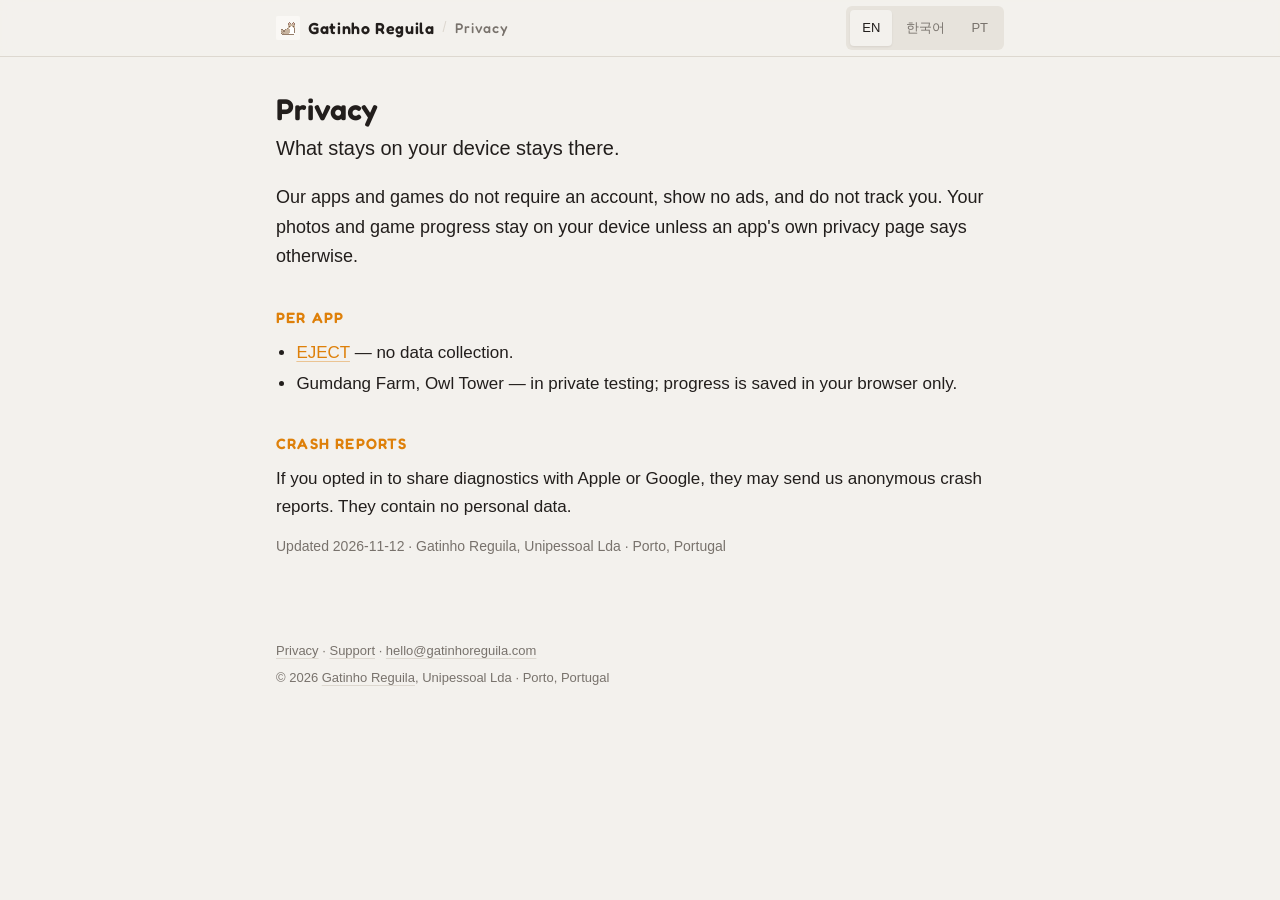
<file: privacy/index.html>
<!doctype html>
<html lang="en" data-lang="en">
<head>
<meta charset="utf-8">
<meta name="viewport" content="width=device-width, initial-scale=1, viewport-fit=cover">
<meta name="color-scheme" content="light">
<meta name="theme-color" content="#F3F1ED">
<link rel="icon" type="image/png" href="../icon.png">
<title>Privacy · Gatinho Reguila</title>
<meta name="description" content="Privacy at Gatinho Reguila: no accounts, no ads, no tracking.">
<link rel="preconnect" href="https://fonts.googleapis.com">
<link rel="preconnect" href="https://fonts.gstatic.com" crossorigin>
<link rel="stylesheet" href="https://fonts.googleapis.com/css2?family=Jua&family=Fredoka:wght@400;500;600&display=swap">
<script>try{var l=localStorage.getItem("grgs.lang");if(l==="ko"||l==="pt")document.documentElement.setAttribute("data-lang",l)}catch(e){}</script>
<style>
:root{--paper:#F3F1ED;--ink:#221E1C;--soft:#78726C;--line:#DDD8D0;--card:#FFFFFF;--sec:#E7E3DC;--pri:#DE800A;--prifg:#FFFFFF;color-scheme:light}
*{box-sizing:border-box}
html{-webkit-text-size-adjust:100%;text-size-adjust:100%;scroll-behavior:smooth}
body{margin:0;background:var(--paper);color:var(--ink);font:17px/1.65 -apple-system,BlinkMacSystemFont,"Segoe UI",Roboto,"Helvetica Neue","Apple SD Gothic Neo","Noto Sans KR","Malgun Gothic",Arial,sans-serif;-webkit-font-smoothing:antialiased}
a{color:var(--ink);text-decoration-thickness:1px;text-underline-offset:3px}
.bar{position:sticky;top:0;z-index:2;background:var(--paper);-webkit-backdrop-filter:blur(8px);backdrop-filter:blur(8px);border-bottom:1px solid var(--line)}
.bar-in{max-width:680px;margin:0 auto;padding:10px max(16px,env(safe-area-inset-right)) 10px max(16px,env(safe-area-inset-left));display:flex;align-items:center;justify-content:space-between;gap:10px}
.crumb{display:flex;align-items:center;gap:8px;min-width:0;font-size:14px;white-space:nowrap}.crumb .home{color:var(--soft);text-decoration:none}.crumb .home:hover{color:var(--ink)}.crumb .sep{color:var(--line)}.mark{font-weight:600;letter-spacing:.18em;text-decoration:none}
.lang{display:inline-flex;gap:12px;margin-left:auto;font-size:14px}.lang button{appearance:none;background:none;border:0;padding:0;font:inherit;color:var(--soft);cursor:pointer;border-bottom:1px solid transparent;line-height:1.4}.lang button[aria-pressed="true"]{color:var(--ink);border-color:var(--ink)}.lang button:focus-visible{outline:2px solid var(--ink);outline-offset:3px}
main>section[lang]{display:none;border-bottom:0}html[data-lang="en"] main>section[lang="en"],html[data-lang="ko"] main>section[lang="ko"],html[data-lang="pt"] main>section[lang="pt-PT"]{display:block}
.en,.ko,.pt{display:none}html[data-lang="en"] .en,html[data-lang="ko"] .ko,html[data-lang="pt"] .pt{display:inline}
.wrap{max-width:680px;margin:0 auto;padding:0 max(16px,env(safe-area-inset-right)) 0 max(16px,env(safe-area-inset-left))}
section{padding:36px 0 44px;border-bottom:1px solid var(--line);scroll-margin-top:58px}
h1{font-family:Fredoka,"Apple SD Gothic Neo",sans-serif;font-size:30px;line-height:1.2;font-weight:600;letter-spacing:0;margin:0 0 6px}
h2{font-size:13px;font-weight:600;letter-spacing:.14em;text-transform:uppercase;color:var(--soft);margin:34px 0 8px}
h3{font-size:17px;font-weight:600;margin:28px 0 6px}
p,ul{margin:0 0 14px}
ul{padding-left:1.2em}
li{margin:3px 0}
.tag{font-size:20px;margin:0 0 18px}
.lead{font-size:18px}
.short{border:1px solid var(--line);border-radius:14px;padding:14px 16px;margin:18px 0 6px;background:transparent}
.meta,.date,.links{font-size:14px;color:var(--soft)}
.links a{color:var(--soft)}
.hero{text-align:center;padding:40px 0 4px}
.hero svg{display:block;margin:0 auto 14px;width:220px;max-width:70%;height:auto}
.hero .name{font-family:Fredoka,"Apple SD Gothic Neo",sans-serif;font-size:34px;font-weight:600;letter-spacing:.3em;margin:0;padding-left:.32em}
[lang=ko]{word-break:keep-all;overflow-wrap:break-word}
[lang=ko] h2{letter-spacing:.04em}
.foot{padding-top:24px;padding-bottom:calc(40px + env(safe-area-inset-bottom));font-size:13px;color:var(--soft)}
.foot p{margin:0 0 6px}
.foot a{color:var(--soft)}

/* GRGS shadcn 테마 (코발트) */
.bar{background:color-mix(in srgb,var(--paper) 90%,transparent)}
.bar-in{max-width:760px;min-height:56px;padding-top:6px;padding-bottom:6px}
.crumb .home{display:inline-flex;align-items:center;gap:8px;font-family:Fredoka,"Apple SD Gothic Neo",sans-serif;font-weight:600;letter-spacing:.04em;color:var(--ink);font-size:16px}
.crumb .home::before{content:"";width:24px;height:24px;flex:none;background:url(/icon.png) center/contain no-repeat;image-rendering:pixelated;border-radius:2px}
.crumb .mark{font-family:Fredoka,"Apple SD Gothic Neo",sans-serif;font-weight:500;letter-spacing:.08em;color:var(--soft)}
.lang{gap:2px;padding:4px;background:var(--sec);border-radius:6px;font-size:13px}
.lang button{height:36px;padding:0 12px;border:0!important;border-radius:4px;font-weight:500;color:var(--soft)}
.lang button[aria-pressed="true"]{background:var(--paper);color:var(--ink);box-shadow:0 1px 2px rgba(34,30,28,.08)}
.wrap{max-width:760px}
h1{font-family:Fredoka,"Apple SD Gothic Neo",sans-serif;font-weight:600;letter-spacing:0;line-height:1.1}
[lang=ko] h1{font-family:Jua,"Apple SD Gothic Neo","Noto Sans KR",sans-serif;font-weight:400}
h2{font-family:Fredoka,"Apple SD Gothic Neo",sans-serif;font-weight:600;font-size:15px;letter-spacing:.08em;color:var(--pri)}[lang=ko] h2{font-family:Jua,"Apple SD Gothic Neo",sans-serif;font-weight:400;letter-spacing:.02em;font-size:17px;text-transform:none}
main a{color:var(--pri);text-decoration-color:color-mix(in srgb,var(--pri) 40%,transparent)}
.short{background:var(--card);border-radius:6px;border-color:var(--line)}
.kv{background:var(--card);border:1px solid var(--line);border-radius:6px;padding:16px 18px}
.hero .name{font-family:Fredoka,"Apple SD Gothic Neo",sans-serif;font-weight:700;letter-spacing:.18em}
.hero svg{color:var(--pri)}
.foot a{text-decoration-color:var(--line)}
.lang{flex:none}.lang button{white-space:nowrap}
@media (max-width:480px){.crumb .home{font-size:0;gap:0}}
</style>
</head>
<body>
<header class="bar"><div class="bar-in"><div class="crumb"><a class="home" href="../">Gatinho Reguila</a><span class="sep" aria-hidden="true">/</span><span class="mark">Privacy</span></div><nav class="lang" aria-label="Language"><button type="button" data-lang="en" aria-pressed="true">EN</button><button type="button" data-lang="ko" aria-pressed="false">한국어</button><button type="button" data-lang="pt" aria-pressed="false">PT</button></nav></div></header>
<main class="wrap">
<section id="en" lang="en"><h1>Privacy</h1>
<p class="tag">What stays on your device stays there.</p>
<p class="lead">Our apps and games do not require an account, show no ads, and do not track you. Your photos and game progress stay on your device unless an app's own privacy page says otherwise.</p>
<h2>Per app</h2>
<ul><li><a href="../eject/privacy/">EJECT</a> — no data collection.</li><li>Gumdang Farm, Owl Tower — in private testing; progress is saved in your browser only.</li></ul>
<h2>Crash reports</h2>
<p>If you opted in to share diagnostics with Apple or Google, they may send us anonymous crash reports. They contain no personal data.</p>
<p class="date">Updated 2026-11-12 · Gatinho Reguila, Unipessoal Lda · Porto, Portugal</p>
</section>
<section id="ko" lang="ko"><h1>개인정보</h1>
<p class="tag">기기 안에 있는 것은 기기 안에 있어요.</p>
<p class="lead">우리 앱과 게임은 계정이 필요 없고, 광고가 없고, 사용자를 추적하지 않아요. 사진과 게임 기록은 기기 안에만 있어요. 앱마다 다른 점은 그 앱의 개인정보 페이지에 적어 둡니다.</p>
<h2>앱별</h2>
<ul><li><a href="../eject/privacy/">EJECT</a> — 수집하는 정보 없음.</li><li>금당 농장, 부엉이 탑 — 비공개 테스트 중. 기록은 브라우저 안에만 저장돼요.</li></ul>
<h2>오류 보고</h2>
<p>Apple이나 Google에 진단 정보 공유를 허용했다면, 그쪽에서 익명의 오류 보고를 저희에게 보낼 수 있어요. 개인정보는 들어 있지 않습니다.</p>
<p class="date">2026-11-12 갱신 · Gatinho Reguila, Unipessoal Lda · 포르투, 포르투갈</p>
</section>
<section id="pt" lang="pt-PT"><h1>Privacidade</h1>
<p class="tag">O que fica no seu aparelho fica lá.</p>
<p class="lead">As nossas apps e jogos não precisam de conta, não têm anúncios e não rastreiam o utilizador. As fotos e o progresso ficam só no seu aparelho, salvo indicação na página de privacidade da própria app.</p>
<h2>Por app</h2>
<ul><li><a href="../eject/privacy/">EJECT</a> — sem recolha de dados.</li><li>Gumdang Farm, Owl Tower — em teste privado; o progresso fica só no seu browser.</li></ul>
<h2>Relatórios de erros</h2>
<p>Se aceitou partilhar diagnósticos com a Apple ou a Google, estas podem enviar-nos relatórios de erros anónimos. Não contêm dados pessoais.</p>
<p class="date">Atualizado 2026-11-12 · Gatinho Reguila, Unipessoal Lda · Porto, Portugal</p>
</section>
</main>
<footer class="wrap foot">
<p><a href="../privacy/"><span class="en">Privacy</span><span class="ko">개인정보</span><span class="pt">Privacidade</span></a> · <a href="../support/"><span class="en">Support</span><span class="ko">지원</span><span class="pt">Suporte</span></a> · <a href="mailto:hello@gatinhoreguila.com">hello@gatinhoreguila.com</a></p>
<p>© 2026 <a href="../">Gatinho Reguila</a>, Unipessoal Lda · Porto, Portugal</p>
</footer>
<script>(function(){var r=document.documentElement,K="grgs.lang";function set(l){r.setAttribute("data-lang",l);r.lang=l==="pt"?"pt-PT":l;document.querySelectorAll(".lang button").forEach(function(b){b.setAttribute("aria-pressed",String(b.dataset.lang===l))});try{localStorage.setItem(K,l)}catch(e){}}var s=r.getAttribute("data-lang")||"en";set(s);document.querySelectorAll(".lang button").forEach(function(b){b.addEventListener("click",function(){set(b.dataset.lang)})})})();</script>
</body>
</html>
</file>
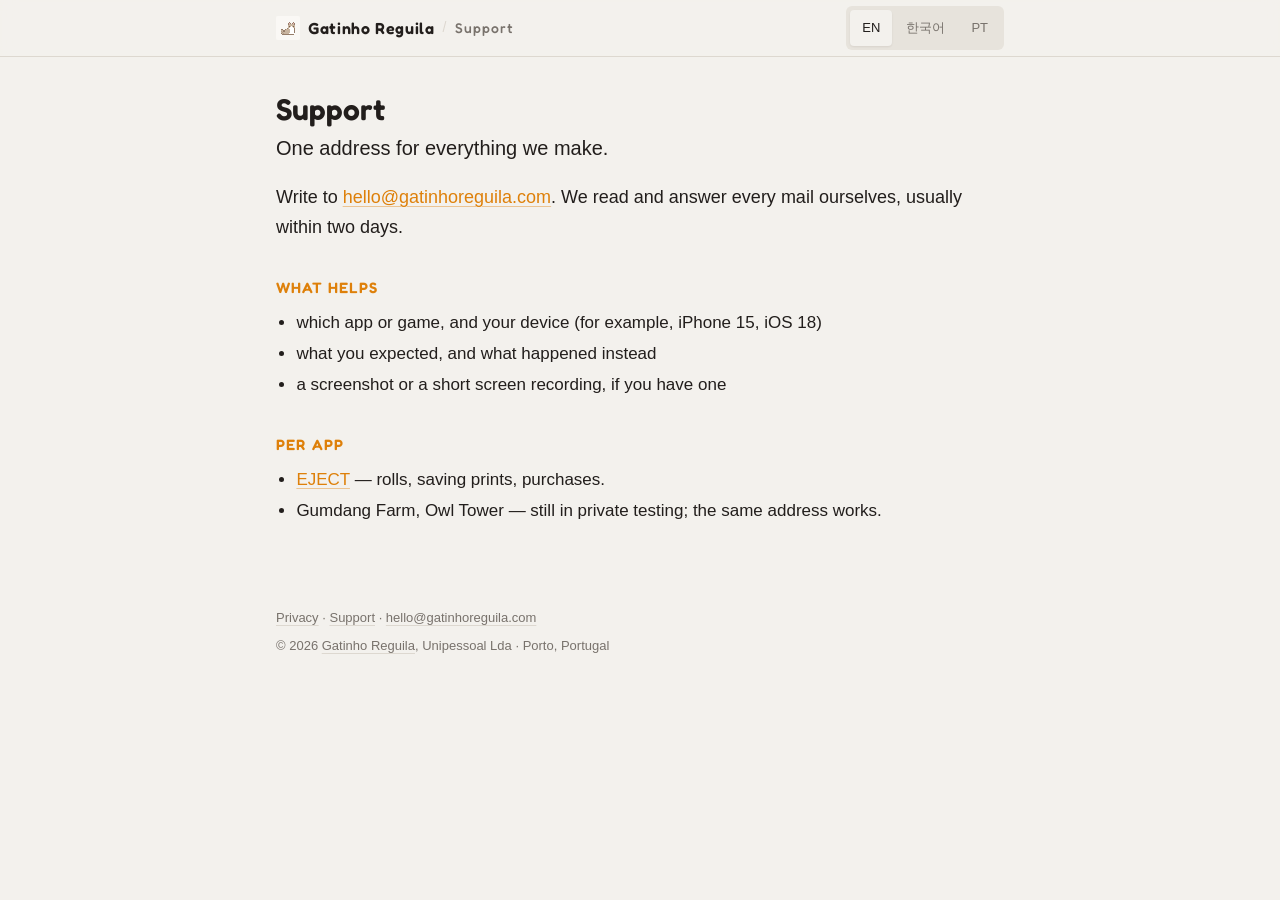
<file: support/index.html>
<!doctype html>
<html lang="en" data-lang="en">
<head>
<meta charset="utf-8">
<meta name="viewport" content="width=device-width, initial-scale=1, viewport-fit=cover">
<meta name="color-scheme" content="light">
<meta name="theme-color" content="#F3F1ED">
<link rel="icon" type="image/png" href="../icon.png">
<title>Support · Gatinho Reguila</title>
<meta name="description" content="How to reach Gatinho Reguila about EJECT, Gumdang Farm or Owl Tower.">
<link rel="preconnect" href="https://fonts.googleapis.com">
<link rel="preconnect" href="https://fonts.gstatic.com" crossorigin>
<link rel="stylesheet" href="https://fonts.googleapis.com/css2?family=Jua&family=Fredoka:wght@400;500;600&display=swap">
<script>try{var l=localStorage.getItem("grgs.lang");if(l==="ko"||l==="pt")document.documentElement.setAttribute("data-lang",l)}catch(e){}</script>
<style>
:root{--paper:#F3F1ED;--ink:#221E1C;--soft:#78726C;--line:#DDD8D0;--card:#FFFFFF;--sec:#E7E3DC;--pri:#DE800A;--prifg:#FFFFFF;color-scheme:light}
*{box-sizing:border-box}
html{-webkit-text-size-adjust:100%;text-size-adjust:100%;scroll-behavior:smooth}
body{margin:0;background:var(--paper);color:var(--ink);font:17px/1.65 -apple-system,BlinkMacSystemFont,"Segoe UI",Roboto,"Helvetica Neue","Apple SD Gothic Neo","Noto Sans KR","Malgun Gothic",Arial,sans-serif;-webkit-font-smoothing:antialiased}
a{color:var(--ink);text-decoration-thickness:1px;text-underline-offset:3px}
.bar{position:sticky;top:0;z-index:2;background:var(--paper);-webkit-backdrop-filter:blur(8px);backdrop-filter:blur(8px);border-bottom:1px solid var(--line)}
.bar-in{max-width:680px;margin:0 auto;padding:10px max(16px,env(safe-area-inset-right)) 10px max(16px,env(safe-area-inset-left));display:flex;align-items:center;justify-content:space-between;gap:10px}
.crumb{display:flex;align-items:center;gap:8px;min-width:0;font-size:14px;white-space:nowrap}.crumb .home{color:var(--soft);text-decoration:none}.crumb .home:hover{color:var(--ink)}.crumb .sep{color:var(--line)}.mark{font-weight:600;letter-spacing:.18em;text-decoration:none}
.lang{display:inline-flex;gap:12px;margin-left:auto;font-size:14px}.lang button{appearance:none;background:none;border:0;padding:0;font:inherit;color:var(--soft);cursor:pointer;border-bottom:1px solid transparent;line-height:1.4}.lang button[aria-pressed="true"]{color:var(--ink);border-color:var(--ink)}.lang button:focus-visible{outline:2px solid var(--ink);outline-offset:3px}
main>section[lang]{display:none;border-bottom:0}html[data-lang="en"] main>section[lang="en"],html[data-lang="ko"] main>section[lang="ko"],html[data-lang="pt"] main>section[lang="pt-PT"]{display:block}
.en,.ko,.pt{display:none}html[data-lang="en"] .en,html[data-lang="ko"] .ko,html[data-lang="pt"] .pt{display:inline}
.wrap{max-width:680px;margin:0 auto;padding:0 max(16px,env(safe-area-inset-right)) 0 max(16px,env(safe-area-inset-left))}
section{padding:36px 0 44px;border-bottom:1px solid var(--line);scroll-margin-top:58px}
h1{font-family:Fredoka,"Apple SD Gothic Neo",sans-serif;font-size:30px;line-height:1.2;font-weight:600;letter-spacing:0;margin:0 0 6px}
h2{font-size:13px;font-weight:600;letter-spacing:.14em;text-transform:uppercase;color:var(--soft);margin:34px 0 8px}
h3{font-size:17px;font-weight:600;margin:28px 0 6px}
p,ul{margin:0 0 14px}
ul{padding-left:1.2em}
li{margin:3px 0}
.tag{font-size:20px;margin:0 0 18px}
.lead{font-size:18px}
.short{border:1px solid var(--line);border-radius:14px;padding:14px 16px;margin:18px 0 6px;background:transparent}
.meta,.date,.links{font-size:14px;color:var(--soft)}
.links a{color:var(--soft)}
.hero{text-align:center;padding:40px 0 4px}
.hero svg{display:block;margin:0 auto 14px;width:220px;max-width:70%;height:auto}
.hero .name{font-family:Fredoka,"Apple SD Gothic Neo",sans-serif;font-size:34px;font-weight:600;letter-spacing:.3em;margin:0;padding-left:.32em}
[lang=ko]{word-break:keep-all;overflow-wrap:break-word}
[lang=ko] h2{letter-spacing:.04em}
.foot{padding-top:24px;padding-bottom:calc(40px + env(safe-area-inset-bottom));font-size:13px;color:var(--soft)}
.foot p{margin:0 0 6px}
.foot a{color:var(--soft)}

/* GRGS shadcn 테마 (코발트) */
.bar{background:color-mix(in srgb,var(--paper) 90%,transparent)}
.bar-in{max-width:760px;min-height:56px;padding-top:6px;padding-bottom:6px}
.crumb .home{display:inline-flex;align-items:center;gap:8px;font-family:Fredoka,"Apple SD Gothic Neo",sans-serif;font-weight:600;letter-spacing:.04em;color:var(--ink);font-size:16px}
.crumb .home::before{content:"";width:24px;height:24px;flex:none;background:url(/icon.png) center/contain no-repeat;image-rendering:pixelated;border-radius:2px}
.crumb .mark{font-family:Fredoka,"Apple SD Gothic Neo",sans-serif;font-weight:500;letter-spacing:.08em;color:var(--soft)}
.lang{gap:2px;padding:4px;background:var(--sec);border-radius:6px;font-size:13px}
.lang button{height:36px;padding:0 12px;border:0!important;border-radius:4px;font-weight:500;color:var(--soft)}
.lang button[aria-pressed="true"]{background:var(--paper);color:var(--ink);box-shadow:0 1px 2px rgba(34,30,28,.08)}
.wrap{max-width:760px}
h1{font-family:Fredoka,"Apple SD Gothic Neo",sans-serif;font-weight:600;letter-spacing:0;line-height:1.1}
[lang=ko] h1{font-family:Jua,"Apple SD Gothic Neo","Noto Sans KR",sans-serif;font-weight:400}
h2{font-family:Fredoka,"Apple SD Gothic Neo",sans-serif;font-weight:600;font-size:15px;letter-spacing:.08em;color:var(--pri)}[lang=ko] h2{font-family:Jua,"Apple SD Gothic Neo",sans-serif;font-weight:400;letter-spacing:.02em;font-size:17px;text-transform:none}
main a{color:var(--pri);text-decoration-color:color-mix(in srgb,var(--pri) 40%,transparent)}
.short{background:var(--card);border-radius:6px;border-color:var(--line)}
.kv{background:var(--card);border:1px solid var(--line);border-radius:6px;padding:16px 18px}
.hero .name{font-family:Fredoka,"Apple SD Gothic Neo",sans-serif;font-weight:700;letter-spacing:.18em}
.hero svg{color:var(--pri)}
.foot a{text-decoration-color:var(--line)}
.lang{flex:none}.lang button{white-space:nowrap}
@media (max-width:480px){.crumb .home{font-size:0;gap:0}}
</style>
</head>
<body>
<header class="bar"><div class="bar-in"><div class="crumb"><a class="home" href="../">Gatinho Reguila</a><span class="sep" aria-hidden="true">/</span><span class="mark">Support</span></div><nav class="lang" aria-label="Language"><button type="button" data-lang="en" aria-pressed="true">EN</button><button type="button" data-lang="ko" aria-pressed="false">한국어</button><button type="button" data-lang="pt" aria-pressed="false">PT</button></nav></div></header>
<main class="wrap">
<section id="en" lang="en"><h1>Support</h1>
<p class="tag">One address for everything we make.</p>
<p class="lead">Write to <a href="mailto:hello@gatinhoreguila.com">hello@gatinhoreguila.com</a>. We read and answer every mail ourselves, usually within two days.</p>
<h2>What helps</h2>
<ul><li>which app or game, and your device (for example, iPhone 15, iOS 18)</li><li>what you expected, and what happened instead</li><li>a screenshot or a short screen recording, if you have one</li></ul>
<h2>Per app</h2>
<ul><li><a href="../eject/support/">EJECT</a> — rolls, saving prints, purchases.</li><li>Gumdang Farm, Owl Tower — still in private testing; the same address works.</li></ul>
</section>
<section id="ko" lang="ko"><h1>지원</h1>
<p class="tag">만드는 것 전부, 주소는 하나예요.</p>
<p class="lead"><a href="mailto:hello@gatinhoreguila.com">hello@gatinhoreguila.com</a>으로 보내 주세요. 저희가 직접 읽고, 보통 이틀 안에 답해요.</p>
<h2>적어 주면 좋은 것</h2>
<ul><li>어떤 앱·게임인지, 쓰는 기기(예: iPhone 15, iOS 18)</li><li>원래 되어야 하는 것과 실제로 일어난 것</li><li>있다면 화면 캡처나 짧은 화면 녹화</li></ul>
<h2>앱별</h2>
<ul><li><a href="../eject/support/">EJECT</a> — 롤, 인화 저장, 구매.</li><li>금당 농장, 부엉이 탑 — 아직 비공개 테스트 중이에요. 같은 주소로 보내 주세요.</li></ul>
</section>
<section id="pt" lang="pt-PT"><h1>Suporte</h1>
<p class="tag">Um endereço para tudo o que fazemos.</p>
<p class="lead">Escreva para <a href="mailto:hello@gatinhoreguila.com">hello@gatinhoreguila.com</a>. Lemos e respondemos nós, normalmente em dois dias.</p>
<h2>O que ajuda</h2>
<ul><li>qual a app ou jogo, e o seu aparelho (por exemplo, iPhone 15, iOS 18)</li><li>o que esperava, e o que aconteceu</li><li>uma captura de ecrã ou um vídeo curto, se tiver</li></ul>
<h2>Por app</h2>
<ul><li><a href="../eject/support/">EJECT</a> — rolos, guardar provas, compras.</li><li>Gumdang Farm, Owl Tower — ainda em teste privado; o mesmo endereço serve.</li></ul>
</section>
</main>
<footer class="wrap foot">
<p><a href="../privacy/"><span class="en">Privacy</span><span class="ko">개인정보</span><span class="pt">Privacidade</span></a> · <a href="../support/"><span class="en">Support</span><span class="ko">지원</span><span class="pt">Suporte</span></a> · <a href="mailto:hello@gatinhoreguila.com">hello@gatinhoreguila.com</a></p>
<p>© 2026 <a href="../">Gatinho Reguila</a>, Unipessoal Lda · Porto, Portugal</p>
</footer>
<script>(function(){var r=document.documentElement,K="grgs.lang";function set(l){r.setAttribute("data-lang",l);r.lang=l==="pt"?"pt-PT":l;document.querySelectorAll(".lang button").forEach(function(b){b.setAttribute("aria-pressed",String(b.dataset.lang===l))});try{localStorage.setItem(K,l)}catch(e){}}var s=r.getAttribute("data-lang")||"en";set(s);document.querySelectorAll(".lang button").forEach(function(b){b.addEventListener("click",function(){set(b.dataset.lang)})})})();</script>
</body>
</html>
</file>
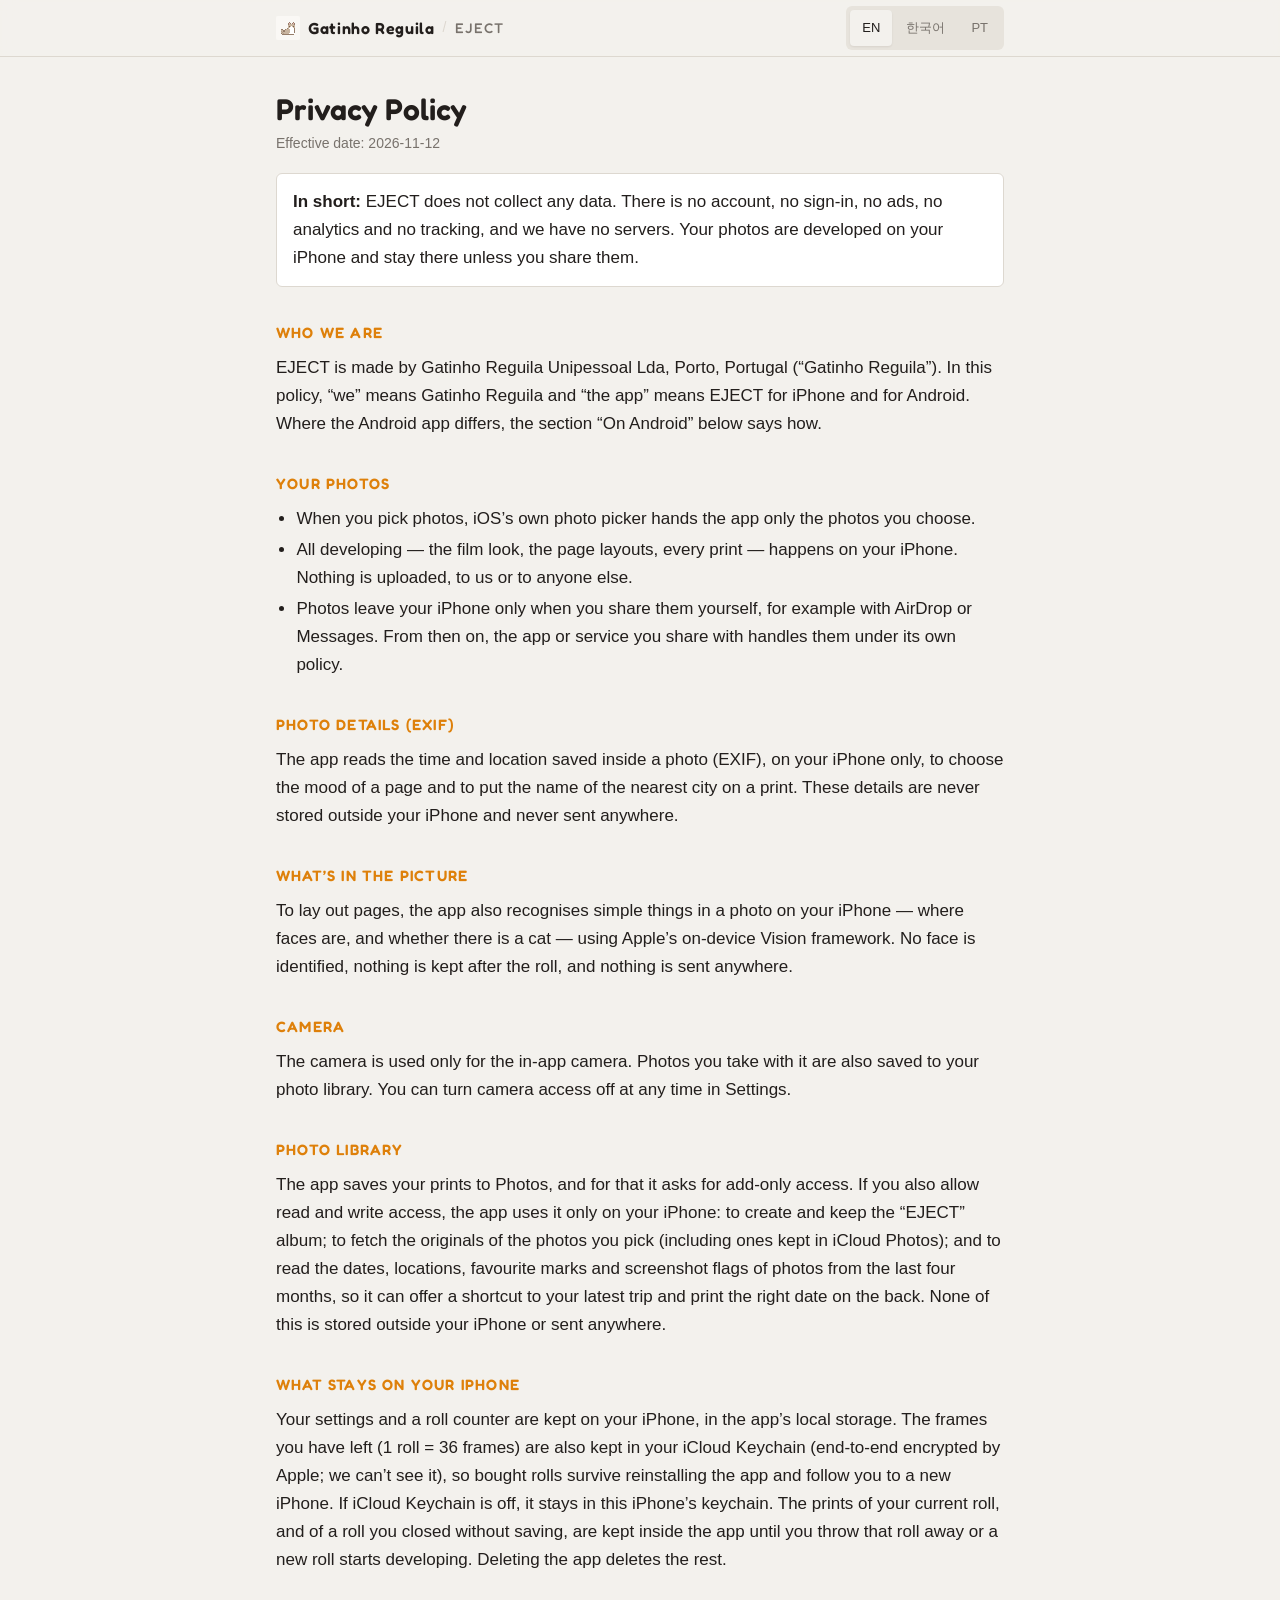
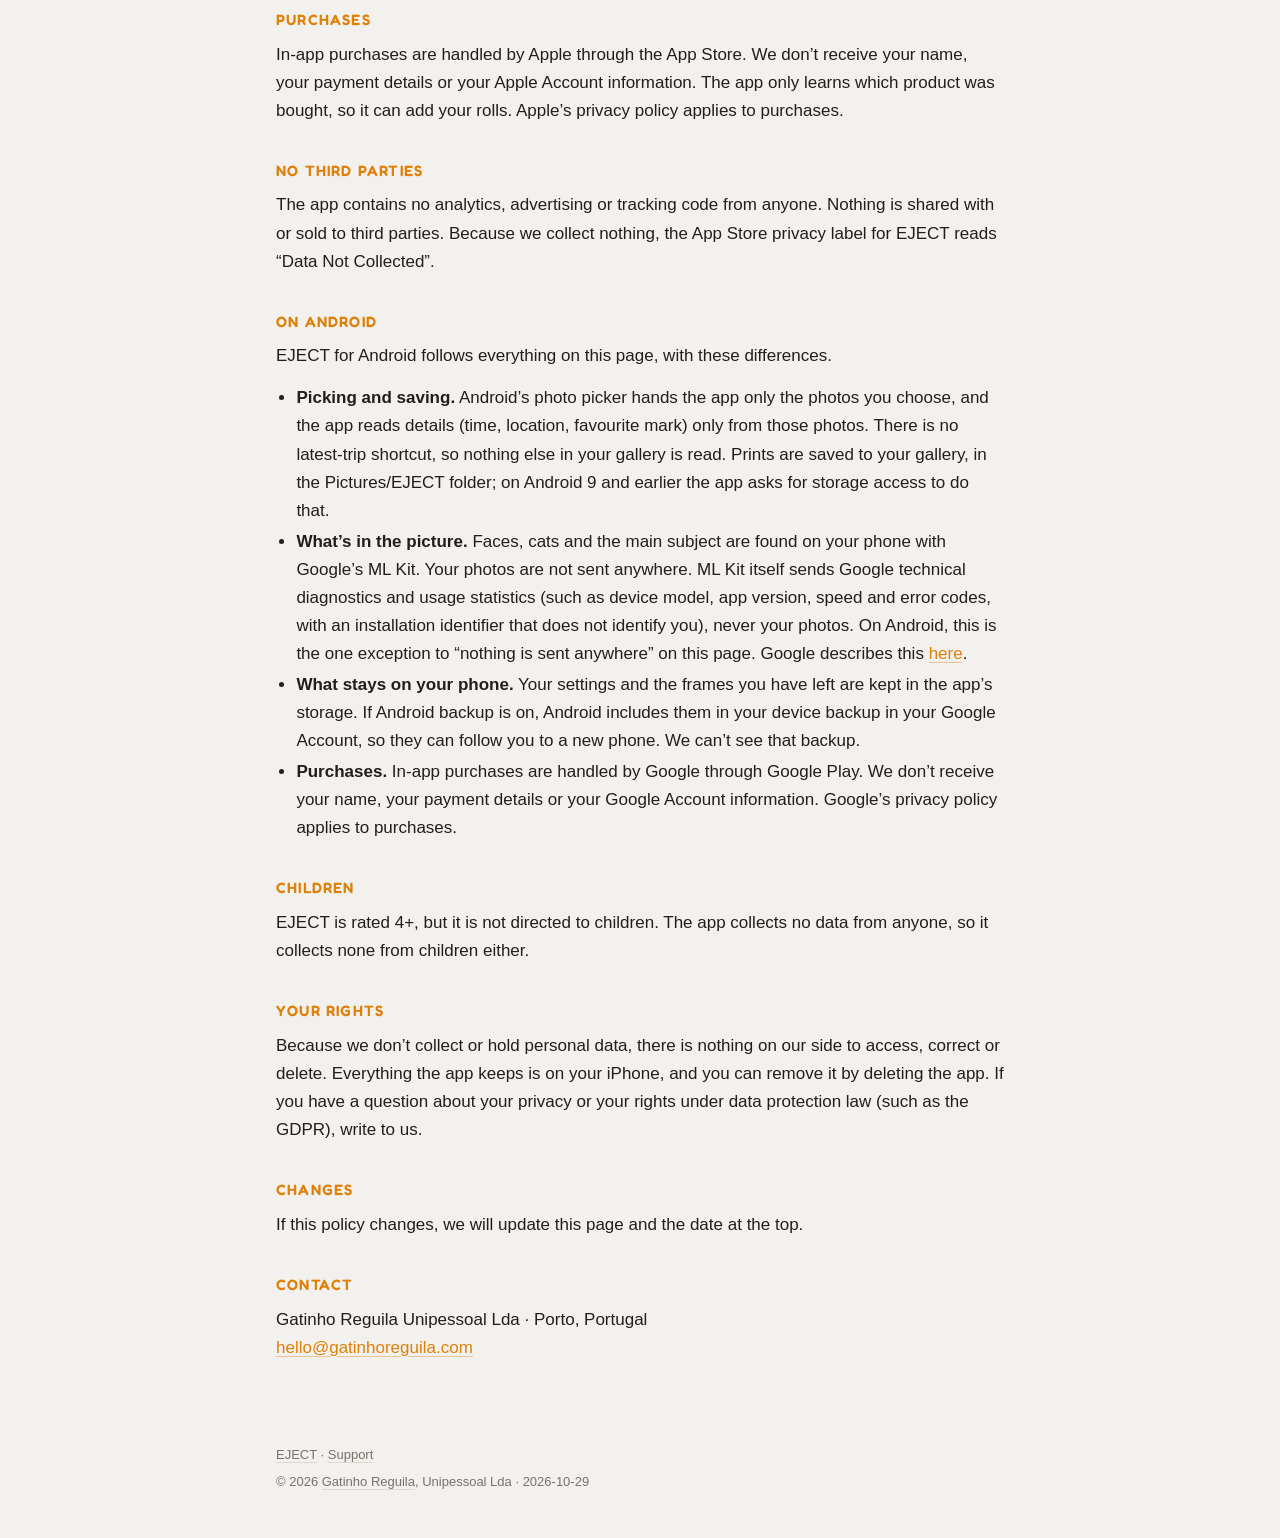
<file: eject/privacy/index.html>
<!doctype html>
<html lang="en" data-lang="en">
<head>
<meta charset="utf-8">
<meta name="viewport" content="width=device-width, initial-scale=1, viewport-fit=cover">
<meta name="color-scheme" content="light">
<meta name="theme-color" content="#F3F1ED">
<link rel="icon" type="image/png" href="../../icon.png">
<title>EJECT — Privacy Policy</title>
<meta name="description" content="EJECT privacy policy: no data collected. Photos are developed on your iPhone and never leave it unless you share them.">
<link rel="preconnect" href="https://fonts.googleapis.com">
<link rel="preconnect" href="https://fonts.gstatic.com" crossorigin>
<link rel="stylesheet" href="https://fonts.googleapis.com/css2?family=Jua&family=Fredoka:wght@400;500;600&display=swap">
<script>try{var l=localStorage.getItem("grgs.lang");if(l==="ko"||l==="pt")document.documentElement.setAttribute("data-lang",l)}catch(e){}</script>
<style>
:root{--paper:#F3F1ED;--ink:#221E1C;--soft:#78726C;--line:#DDD8D0;--card:#FFFFFF;--sec:#E7E3DC;--pri:#DE800A;--prifg:#FFFFFF;color-scheme:light}
*{box-sizing:border-box}
html{-webkit-text-size-adjust:100%;text-size-adjust:100%;scroll-behavior:smooth}
body{margin:0;background:var(--paper);color:var(--ink);font:17px/1.65 -apple-system,BlinkMacSystemFont,"Segoe UI",Roboto,"Helvetica Neue","Apple SD Gothic Neo","Noto Sans KR","Malgun Gothic",Arial,sans-serif;-webkit-font-smoothing:antialiased}
a{color:var(--ink);text-decoration-thickness:1px;text-underline-offset:3px}
.bar{position:sticky;top:0;z-index:2;background:var(--paper);-webkit-backdrop-filter:blur(8px);backdrop-filter:blur(8px);border-bottom:1px solid var(--line)}
.bar-in{max-width:680px;margin:0 auto;padding:10px max(16px,env(safe-area-inset-right)) 10px max(16px,env(safe-area-inset-left));display:flex;align-items:center;justify-content:space-between;gap:10px}
.crumb{display:flex;align-items:center;gap:8px;min-width:0;font-size:14px;white-space:nowrap}.crumb .home{color:var(--soft);text-decoration:none}.crumb .home:hover{color:var(--ink)}.crumb .sep{color:var(--line)}.mark{font-weight:600;letter-spacing:.18em;text-decoration:none}
.lang{display:inline-flex;gap:12px;margin-left:auto;font-size:14px}.lang button{appearance:none;background:none;border:0;padding:0;font:inherit;color:var(--soft);cursor:pointer;border-bottom:1px solid transparent;line-height:1.4}.lang button[aria-pressed="true"]{color:var(--ink);border-color:var(--ink)}.lang button:focus-visible{outline:2px solid var(--ink);outline-offset:3px}
main>section[lang]{display:none;border-bottom:0}html[data-lang="en"] main>section[lang="en"],html[data-lang="ko"] main>section[lang="ko"],html[data-lang="pt"] main>section[lang="pt-PT"]{display:block}
.en,.ko,.pt{display:none}html[data-lang="en"] .en,html[data-lang="ko"] .ko,html[data-lang="pt"] .pt{display:inline}
.wrap{max-width:680px;margin:0 auto;padding:0 max(16px,env(safe-area-inset-right)) 0 max(16px,env(safe-area-inset-left))}
section{padding:36px 0 44px;border-bottom:1px solid var(--line);scroll-margin-top:58px}
h1{font-family:Fredoka,"Apple SD Gothic Neo",sans-serif;font-size:30px;line-height:1.2;font-weight:600;letter-spacing:0;margin:0 0 6px}
h2{font-size:13px;font-weight:600;letter-spacing:.14em;text-transform:uppercase;color:var(--soft);margin:34px 0 8px}
h3{font-size:17px;font-weight:600;margin:28px 0 6px}
p,ul{margin:0 0 14px}
ul{padding-left:1.2em}
li{margin:3px 0}
.tag{font-size:20px;margin:0 0 18px}
.lead{font-size:18px}
.short{border:1px solid var(--line);border-radius:14px;padding:14px 16px;margin:18px 0 6px;background:transparent}
.meta,.date,.links{font-size:14px;color:var(--soft)}
.links a{color:var(--soft)}
.hero{text-align:center;padding:40px 0 4px}
.hero svg{display:block;margin:0 auto 14px;width:220px;max-width:70%;height:auto}
.hero .name{font-family:Fredoka,"Apple SD Gothic Neo",sans-serif;font-size:34px;font-weight:600;letter-spacing:.3em;margin:0;padding-left:.32em}
[lang=ko]{word-break:keep-all;overflow-wrap:break-word}
[lang=ko] h2{letter-spacing:.04em}
.foot{padding-top:24px;padding-bottom:calc(40px + env(safe-area-inset-bottom));font-size:13px;color:var(--soft)}
.foot p{margin:0 0 6px}
.foot a{color:var(--soft)}

/* GRGS shadcn 테마 (코발트) */
.bar{background:color-mix(in srgb,var(--paper) 90%,transparent)}
.bar-in{max-width:760px;min-height:56px;padding-top:6px;padding-bottom:6px}
.crumb .home{display:inline-flex;align-items:center;gap:8px;font-family:Fredoka,"Apple SD Gothic Neo",sans-serif;font-weight:600;letter-spacing:.04em;color:var(--ink);font-size:16px}
.crumb .home::before{content:"";width:24px;height:24px;flex:none;background:url(/icon.png) center/contain no-repeat;image-rendering:pixelated;border-radius:2px}
.crumb .mark{font-family:Fredoka,"Apple SD Gothic Neo",sans-serif;font-weight:500;letter-spacing:.08em;color:var(--soft)}
.lang{gap:2px;padding:4px;background:var(--sec);border-radius:6px;font-size:13px}
.lang button{height:36px;padding:0 12px;border:0!important;border-radius:4px;font-weight:500;color:var(--soft)}
.lang button[aria-pressed="true"]{background:var(--paper);color:var(--ink);box-shadow:0 1px 2px rgba(34,30,28,.08)}
.wrap{max-width:760px}
h1{font-family:Fredoka,"Apple SD Gothic Neo",sans-serif;font-weight:600;letter-spacing:0;line-height:1.1}
[lang=ko] h1{font-family:Jua,"Apple SD Gothic Neo","Noto Sans KR",sans-serif;font-weight:400}
h2{font-family:Fredoka,"Apple SD Gothic Neo",sans-serif;font-weight:600;font-size:15px;letter-spacing:.08em;color:var(--pri)}[lang=ko] h2{font-family:Jua,"Apple SD Gothic Neo",sans-serif;font-weight:400;letter-spacing:.02em;font-size:17px;text-transform:none}
main a{color:var(--pri);text-decoration-color:color-mix(in srgb,var(--pri) 40%,transparent)}
.short{background:var(--card);border-radius:6px;border-color:var(--line)}
.kv{background:var(--card);border:1px solid var(--line);border-radius:6px;padding:16px 18px}
.hero .name{font-family:Fredoka,"Apple SD Gothic Neo",sans-serif;font-weight:700;letter-spacing:.18em}
.hero svg{color:var(--pri)}
.foot a{text-decoration-color:var(--line)}
.lang{flex:none}.lang button{white-space:nowrap}
@media (max-width:480px){.crumb .home{font-size:0;gap:0}}
</style>
</head>
<body>
<header class="bar"><div class="bar-in"><div class="crumb"><a class="home" href="../../">Gatinho Reguila</a><span class="sep" aria-hidden="true">/</span><a class="mark" href="../">EJECT</a></div><nav class="lang" aria-label="Language"><button type="button" data-lang="en" aria-pressed="true">EN</button><button type="button" data-lang="ko" aria-pressed="false">한국어</button><button type="button" data-lang="pt" aria-pressed="false">PT</button></nav></div></header>
<main class="wrap">
<section id="en" lang="en">
<h1>Privacy Policy</h1>
<p class="date">Effective date: 2026-11-12</p>
<p class="short"><strong>In short:</strong> EJECT does not collect any data. There is no account, no sign-in, no ads, no analytics and no tracking, and we have no servers. Your photos are developed on your iPhone and stay there unless you share them.</p>

<h2>Who we are</h2>
<p>EJECT is made by Gatinho Reguila Unipessoal Lda, Porto, Portugal (“Gatinho Reguila”). In this policy, “we” means Gatinho Reguila and “the app” means EJECT for iPhone and for Android. Where the Android app differs, the section “On Android” below says how.</p>

<h2>Your photos</h2>
<ul>
<li>When you pick photos, iOS’s own photo picker hands the app only the photos you choose.</li>
<li>All developing — the film look, the page layouts, every print — happens on your iPhone. Nothing is uploaded, to us or to anyone else.</li>
<li>Photos leave your iPhone only when you share them yourself, for example with AirDrop or Messages. From then on, the app or service you share with handles them under its own policy.</li>
</ul>

<h2>Photo details (EXIF)</h2>
<p>The app reads the time and location saved inside a photo (EXIF), on your iPhone only, to choose the mood of a page and to put the name of the nearest city on a print. These details are never stored outside your iPhone and never sent anywhere.</p>

<h2>What’s in the picture</h2>
<p>To lay out pages, the app also recognises simple things in a photo on your iPhone — where faces are, and whether there is a cat — using Apple’s on-device Vision framework. No face is identified, nothing is kept after the roll, and nothing is sent anywhere.</p>

<h2>Camera</h2>
<p>The camera is used only for the in-app camera. Photos you take with it are also saved to your photo library. You can turn camera access off at any time in Settings.</p>

<h2>Photo library</h2>
<p>The app saves your prints to Photos, and for that it asks for add-only access. If you also allow read and write access, the app uses it only on your iPhone: to create and keep the “EJECT” album; to fetch the originals of the photos you pick (including ones kept in iCloud Photos); and to read the dates, locations, favourite marks and screenshot flags of photos from the last four months, so it can offer a shortcut to your latest trip and print the right date on the back. None of this is stored outside your iPhone or sent anywhere.</p>

<h2>What stays on your iPhone</h2>
<p>Your settings and a roll counter are kept on your iPhone, in the app’s local storage. The frames you have left (1 roll = 36 frames) are also kept in your iCloud Keychain (end-to-end encrypted by Apple; we can’t see it), so bought rolls survive reinstalling the app and follow you to a new iPhone. If iCloud Keychain is off, it stays in this iPhone’s keychain. The prints of your current roll, and of a roll you closed without saving, are kept inside the app until you throw that roll away or a new roll starts developing. Deleting the app deletes the rest.</p>

<h2>Purchases</h2>
<p>In-app purchases are handled by Apple through the App Store. We don’t receive your name, your payment details or your Apple Account information. The app only learns which product was bought, so it can add your rolls. Apple’s privacy policy applies to purchases.</p>

<h2>No third parties</h2>
<p>The app contains no analytics, advertising or tracking code from anyone. Nothing is shared with or sold to third parties. Because we collect nothing, the App Store privacy label for EJECT reads “Data Not Collected”.</p>

<h2>On Android</h2>
<p>EJECT for Android follows everything on this page, with these differences.</p>
<ul>
<li><strong>Picking and saving.</strong> Android’s photo picker hands the app only the photos you choose, and the app reads details (time, location, favourite mark) only from those photos. There is no latest-trip shortcut, so nothing else in your gallery is read. Prints are saved to your gallery, in the Pictures/EJECT folder; on Android 9 and earlier the app asks for storage access to do that.</li>
<li><strong>What’s in the picture.</strong> Faces, cats and the main subject are found on your phone with Google’s ML Kit. Your photos are not sent anywhere. ML Kit itself sends Google technical diagnostics and usage statistics (such as device model, app version, speed and error codes, with an installation identifier that does not identify you), never your photos. On Android, this is the one exception to “nothing is sent anywhere” on this page. Google describes this <a href="https://developers.google.com/ml-kit/android-data-disclosure">here</a>.</li>
<li><strong>What stays on your phone.</strong> Your settings and the frames you have left are kept in the app’s storage. If Android backup is on, Android includes them in your device backup in your Google Account, so they can follow you to a new phone. We can’t see that backup.</li>
<li><strong>Purchases.</strong> In-app purchases are handled by Google through Google Play. We don’t receive your name, your payment details or your Google Account information. Google’s privacy policy applies to purchases.</li>
</ul>

<h2>Children</h2>
<p>EJECT is rated 4+, but it is not directed to children. The app collects no data from anyone, so it collects none from children either.</p>

<h2>Your rights</h2>
<p>Because we don’t collect or hold personal data, there is nothing on our side to access, correct or delete. Everything the app keeps is on your iPhone, and you can remove it by deleting the app. If you have a question about your privacy or your rights under data protection law (such as the GDPR), write to us.</p>

<h2>Changes</h2>
<p>If this policy changes, we will update this page and the date at the top.</p>

<h2>Contact</h2>
<p>Gatinho Reguila Unipessoal Lda · Porto, Portugal<br><a href="mailto:hello@gatinhoreguila.com">hello@gatinhoreguila.com</a></p>
</section>
<section id="ko" lang="ko">
<h1>개인정보 처리방침</h1>
<p class="date">시행일: 2026-11-12</p>
<p class="short"><strong>요약:</strong> EJECT는 어떤 데이터도 수집하지 않습니다. 계정도, 로그인도, 광고도, 분석 도구도, 추적도 없고, 저희 서버도 없습니다. 사진은 iPhone 안에서 현상되고, 직접 공유하지 않는 한 iPhone 밖으로 나가지 않습니다.</p>

<h2>만든 곳</h2>
<p>EJECT는 Gatinho Reguila Unipessoal Lda(포르투갈 포르투, 이하 ‘Gatinho Reguila’)가 만듭니다. 이 방침에서 ‘저희’는 Gatinho Reguila를, ‘앱’은 iPhone용과 Android용 EJECT를 말합니다. Android 앱이 다른 부분은 아래 ‘Android에서는’에 적었습니다.</p>

<h2>사진</h2>
<ul>
<li>사진은 iOS의 사진 선택 화면에서 고릅니다. 앱은 고른 사진만 받습니다.</li>
<li>필름 색감, 페이지 구성, 인화까지 모든 현상은 iPhone 안에서 이루어집니다. 저희에게도, 다른 누구에게도 업로드하지 않습니다.</li>
<li>사진이 iPhone 밖으로 나가는 것은 직접 공유할 때뿐입니다(예: AirDrop, 메시지). 그 뒤로는 공유받은 앱이나 서비스의 방침이 적용됩니다.</li>
</ul>

<h2>사진 속 정보(EXIF)</h2>
<p>앱은 사진에 저장된 촬영 시각과 위치(EXIF)를 iPhone 안에서만 읽습니다. 페이지의 분위기를 정하고, 인화지에 가까운 도시 이름을 넣는 데 씁니다. 이 정보는 iPhone 밖에 저장되지 않고 어디로도 전송되지 않습니다.</p>

<h2>사진 속 장면</h2>
<p>페이지를 짜기 위해 앱은 사진 속 간단한 것들 — 얼굴이 어디 있는지, 고양이가 있는지 — 을 Apple의 기기 안 Vision 기능으로 iPhone 안에서만 알아봅니다. 누구의 얼굴인지는 알아보지 않으며, 롤이 끝나면 남기지 않고, 어디로도 보내지 않습니다.</p>

<h2>카메라</h2>
<p>카메라는 앱 안의 카메라에만 씁니다. 그 카메라로 찍은 사진은 사진 보관함에도 저장됩니다. 카메라 접근은 언제든 설정에서 끌 수 있습니다.</p>

<h2>사진 보관함</h2>
<p>인화한 사진을 ‘사진’ 앱에 저장할 때 추가 전용 권한을 요청합니다. 읽기·쓰기 권한까지 허용하면, 앱은 오직 iPhone 안에서만 이렇게 씁니다. ‘EJECT’ 앨범을 만들고 관리하고, 고른 사진의 원본을 가져오고(iCloud 사진에 있는 것도 포함), 최근 4개월 사진의 날짜·위치·즐겨찾기·스크린샷 표시를 읽어 최근 여행 바로가기를 보여 주고 뒷면에 알맞은 날짜를 찍어 줍니다. 이 정보는 iPhone 밖에 저장되거나 어디로도 전송되지 않습니다.</p>

<h2>iPhone에 남는 것</h2>
<p>설정과 롤 카운터는 iPhone 안, 앱의 로컬 저장소에 보관됩니다. 남은 컷 수(1롤 = 36컷)는 iCloud 키체인에도 보관됩니다(Apple이 종단 간 암호화, 저희는 볼 수 없음). 그래서 산 롤은 앱을 다시 설치해도, 새 iPhone으로 바꿔도 남습니다. iCloud 키체인을 꺼 두었다면 이 iPhone의 키체인에만 남습니다. 지금 롤과, 저장하지 않고 닫은 롤의 인화는 그 롤을 휴지통에 넣거나 새 롤이 현상을 시작할 때까지 앱 안에 보관됩니다. 앱을 삭제하면 나머지는 함께 지워집니다.</p>

<h2>구매</h2>
<p>인앱 구매는 App Store를 통해 Apple이 처리합니다. 저희는 이름, 결제 정보, Apple 계정 정보를 받지 않습니다. 앱은 롤을 채워 넣기 위해 어떤 상품을 샀는지만 알 수 있습니다. 구매에는 Apple의 개인정보 처리방침이 적용됩니다.</p>

<h2>제3자</h2>
<p>앱에는 누구의 분석·광고·추적 코드도 들어 있지 않습니다. 어떤 정보도 제3자에게 제공하거나 팔지 않습니다. 수집하는 것이 없으므로 App Store의 EJECT 개인정보 라벨은 ‘데이터가 수집되지 않음’입니다.</p>

<h2>Android에서는</h2>
<p>Android용 EJECT도 이 페이지의 내용을 그대로 따르고, 아래만 다릅니다.</p>
<ul>
<li><strong>고르기와 저장.</strong> Android의 사진 선택기가 고른 사진만 앱에 넘겨주고, 앱은 그 사진에서만 정보(시간, 위치, 즐겨찾기 표시)를 읽습니다. 최근 여행 바로가기가 없어서 갤러리의 다른 사진은 읽지 않습니다. 인화는 갤러리의 Pictures/EJECT 폴더에 저장됩니다. Android 9 이하에서는 저장을 위해 저장 공간 권한을 묻습니다.</li>
<li><strong>사진 속 내용.</strong> 얼굴, 고양이, 주된 피사체는 Google의 ML Kit으로 폰 안에서 찾습니다. 사진은 어디로도 보내지 않습니다. 다만 ML Kit 자체가 기술 진단·사용 통계(기기 모델, 앱 버전, 속도, 오류 코드 등. 사용자를 알아볼 수 없는 설치 식별자와 함께)를 Google에 보냅니다. 사진은 들어 있지 않습니다. Android에서는 이것이 이 페이지의 ‘어디로도 보내지 않는다’에 대한 단 하나의 예외입니다. Google의 설명은 <a href="https://developers.google.com/ml-kit/android-data-disclosure">여기</a>에 있습니다.</li>
<li><strong>폰 안에 남는 것.</strong> 설정과 남은 컷 수는 앱 저장 공간에 있습니다. Android 백업이 켜져 있으면 Android가 이것을 Google 계정의 기기 백업에 포함하므로, 새 폰으로 함께 옮겨질 수 있습니다. 저희는 그 백업을 볼 수 없습니다.</li>
<li><strong>구매.</strong> 앱 내 구매는 Google이 Google Play를 통해 처리합니다. 저희는 이름, 결제 정보, Google 계정 정보를 받지 않습니다. 구매에는 Google의 개인정보처리방침이 적용됩니다.</li>
</ul>

<h2>아동</h2>
<p>EJECT는 4+ 등급이지만 아동을 대상으로 만든 앱은 아닙니다. 앱은 누구에게서도 데이터를 수집하지 않으므로 아동의 데이터도 수집하지 않습니다.</p>

<h2>이용자의 권리</h2>
<p>저희는 개인정보를 수집하거나 보관하지 않으므로 저희 쪽에서 열람·정정·삭제할 정보가 없습니다. 앱이 보관하는 것은 모두 iPhone 안에 있고, 앱을 삭제하면 지워집니다. 개인정보나 개인정보 보호 법령(예: GDPR)상의 권리에 관해 궁금한 점이 있으면 연락해 주세요.</p>

<h2>변경</h2>
<p>이 방침이 바뀌면 이 페이지와 맨 위의 시행일을 고칩니다.</p>

<h2>연락처</h2>
<p>Gatinho Reguila Unipessoal Lda · Porto, Portugal<br><a href="mailto:hello@gatinhoreguila.com">hello@gatinhoreguila.com</a></p>
</section>
<section id="pt" lang="pt-PT">
<h1>Política de Privacidade</h1>
<p class="date">Data de entrada em vigor: 2026-11-12</p>
<p class="short"><strong>Em resumo:</strong> a EJECT não recolhe quaisquer dados. Não há conta, nem início de sessão, nem anúncios, nem ferramentas de análise, nem rastreio — e não temos servidores. As tuas fotografias são reveladas no teu iPhone e ficam lá, a não ser que as partilhes.</p>

<h2>Quem somos</h2>
<p>A EJECT é feita pela Gatinho Reguila Unipessoal Lda, Porto, Portugal («Gatinho Reguila»). Nesta política, «nós» é a Gatinho Reguila e «a app» é a EJECT para iPhone e para Android. Onde a app para Android é diferente, a secção «No Android», mais abaixo, explica como.</p>

<h2>As tuas fotografias</h2>
<ul>
<li>Quando escolhes fotografias, é o seletor de fotografias do próprio iOS que entrega à app apenas as que escolheste.</li>
<li>Toda a revelação — o aspeto de película, a paginação, cada prova — acontece no teu iPhone. Nada é carregado, nem para nós nem para mais ninguém.</li>
<li>As fotografias só saem do teu iPhone quando és tu a partilhá-las, por exemplo por AirDrop ou Mensagens. A partir daí, a app ou o serviço com que partilhas trata-as segundo a sua própria política.</li>
</ul>

<h2>Dados da fotografia (EXIF)</h2>
<p>A app lê a hora e o local guardados dentro de cada fotografia (EXIF), apenas no teu iPhone, para escolher o ambiente de uma página e pôr numa prova o nome da cidade mais próxima. Estes dados nunca são guardados fora do teu iPhone nem enviados para lado nenhum.</p>

<h2>O que está na fotografia</h2>
<p>Para paginar, a app também reconhece coisas simples numa fotografia, no teu iPhone — onde estão as caras e se há um gato — com o Vision da Apple, que corre no aparelho. Nenhuma cara é identificada, nada fica guardado depois do rolo e nada é enviado para lado nenhum.</p>

<h2>Câmara</h2>
<p>A câmara só é usada pela câmara da própria app. As fotografias que tirares com ela também são guardadas na tua fototeca. Podes desligar o acesso à câmara a qualquer momento nas Definições.</p>

<h2>Fototeca</h2>
<p>A app guarda as tuas provas na app Fotografias e, para isso, pede acesso só de adição. Se também permitires acesso de leitura e escrita, a app usa-o apenas no teu iPhone: para criar e manter o álbum «EJECT»; para obter os originais das fotografias que escolhes (incluindo as guardadas nas Fotografias do iCloud); e para ler as datas, localizações, marcas de favorito e de captura de ecrã das fotografias dos últimos quatro meses, para propor um atalho para a tua última viagem e imprimir a data certa no verso. Nada disto é guardado fora do teu iPhone nem enviado para lado nenhum.</p>

<h2>O que fica no teu iPhone</h2>
<p>As definições e um contador de rolos ficam guardados no teu iPhone, no armazenamento local da app. Os fotogramas que te restam (1 rolo = 36 fotogramas) ficam também no teu Porta-chaves iCloud (cifrado de ponta a ponta pela Apple; nós não o vemos), por isso os rolos comprados sobrevivem a reinstalar a app e passam para um iPhone novo. Se o Porta-chaves iCloud estiver desligado, fica só no porta-chaves deste iPhone. As provas do rolo atual, e de um rolo que fechaste sem guardar, ficam dentro da app até deitares esse rolo fora ou um rolo novo começar a ser revelado. Se apagares a app, o resto é apagado também.</p>

<h2>Compras</h2>
<p>As compras na app são tratadas pela Apple, através da App Store. Não recebemos o teu nome, os teus dados de pagamento nem informação da tua conta Apple. A app só fica a saber que produto foi comprado, para te dar os rolos. Às compras aplica-se a política de privacidade da Apple.</p>

<h2>Sem terceiros</h2>
<p>A app não contém código de análise, publicidade ou rastreio de ninguém. Nada é partilhado com terceiros nem vendido. Como não recolhemos nada, a etiqueta de privacidade da EJECT na App Store diz «Dados não recolhidos».</p>

<h2>No Android</h2>
<p>A EJECT para Android segue tudo o que está nesta página, com estas diferenças.</p>
<ul>
<li><strong>Escolher e guardar.</strong> O seletor de fotografias do Android entrega à app só as fotografias que escolhes, e a app lê dados (hora, localização, marca de favorito) só dessas fotografias. Não há atalho para a última viagem, por isso nada mais da tua galeria é lido. As provas ficam guardadas na galeria, na pasta Pictures/EJECT; no Android 9 e anteriores, a app pede acesso ao armazenamento para isso.</li>
<li><strong>O que está na fotografia.</strong> As caras, os gatos e o motivo principal são encontrados no teu telemóvel com o ML Kit da Google. As tuas fotografias não são enviadas para lado nenhum. O próprio ML Kit envia à Google diagnósticos técnicos e estatísticas de utilização (como o modelo do aparelho, a versão da app, a velocidade e códigos de erro, com um identificador de instalação que não te identifica), nunca as tuas fotografias. No Android, esta é a única exceção ao «nada é enviado» desta página. A Google explica isto <a href="https://developers.google.com/ml-kit/android-data-disclosure">aqui</a>.</li>
<li><strong>O que fica no teu telemóvel.</strong> As definições e os fotogramas que te restam ficam no armazenamento da app. Se a cópia de segurança do Android estiver ligada, o Android inclui-os na cópia do aparelho na tua Conta Google, para que te possam acompanhar para um telemóvel novo. Nós não conseguimos ver essa cópia.</li>
<li><strong>Compras.</strong> As compras na app são tratadas pela Google através do Google Play. Não recebemos o teu nome, os teus dados de pagamento nem informações da tua Conta Google. Às compras aplica-se a política de privacidade da Google.</li>
</ul>

<h2>Crianças</h2>
<p>A EJECT tem classificação 4+, mas não se destina a crianças. A app não recolhe dados de ninguém, por isso também não recolhe dados de crianças.</p>

<h2>Os teus direitos</h2>
<p>Como não recolhemos nem guardamos dados pessoais, não há nada do nosso lado para consultar, corrigir ou apagar. Tudo o que a app guarda está no teu iPhone e podes removê-lo apagando a app. Se tiveres alguma pergunta sobre a tua privacidade ou sobre os teus direitos ao abrigo da legislação de proteção de dados (como o RGPD), escreve-nos.</p>

<h2>Alterações</h2>
<p>Se esta política mudar, atualizamos esta página e a data no topo.</p>

<h2>Contacto</h2>
<p>Gatinho Reguila Unipessoal Lda · Porto, Portugal<br><a href="mailto:hello@gatinhoreguila.com">hello@gatinhoreguila.com</a></p>
</section>
</main>
<footer class="wrap foot">
<p><a href="../">EJECT</a> · <a href="../support/"><span class="en">Support</span><span class="ko">지원</span><span class="pt">Suporte</span></a></p>
<p>© 2026 <a href="../../">Gatinho Reguila</a>, Unipessoal Lda · 2026-10-29</p>
</footer>
<script>(function(){var r=document.documentElement,K="grgs.lang";function set(l){r.setAttribute("data-lang",l);r.lang=l==="pt"?"pt-PT":l;document.querySelectorAll(".lang button").forEach(function(b){b.setAttribute("aria-pressed",String(b.dataset.lang===l))});try{localStorage.setItem(K,l)}catch(e){}}var s=r.getAttribute("data-lang")||"en";set(s);document.querySelectorAll(".lang button").forEach(function(b){b.addEventListener("click",function(){set(b.dataset.lang)})})})();</script>
</body>
</html>
</file>
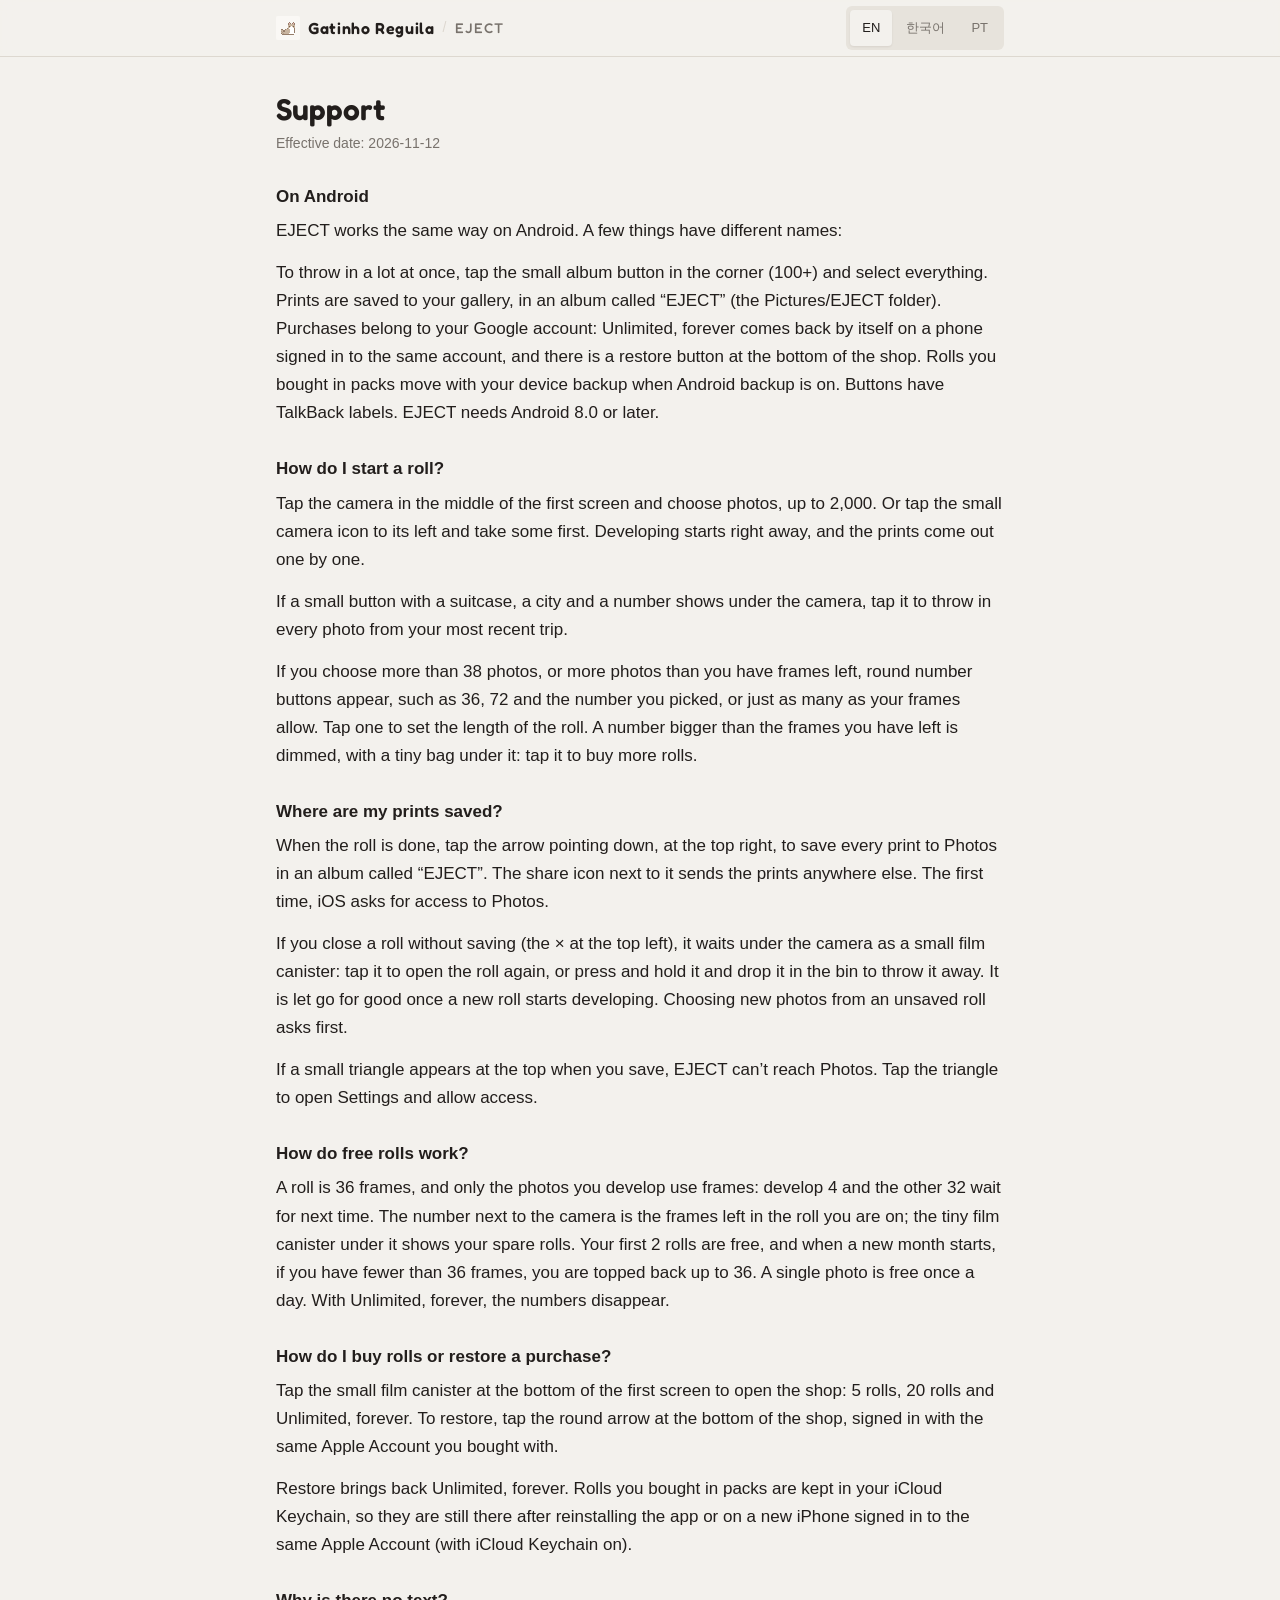
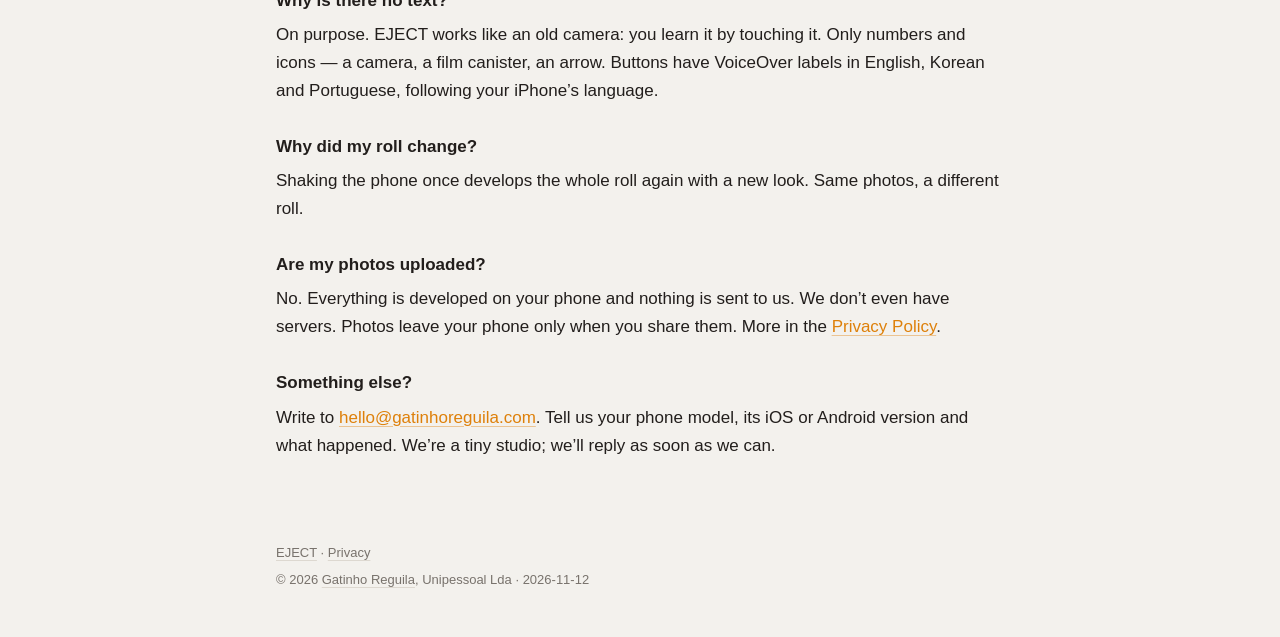
<file: eject/support/index.html>
<!doctype html>
<html lang="en" data-lang="en">
<head>
<meta charset="utf-8">
<meta name="viewport" content="width=device-width, initial-scale=1, viewport-fit=cover">
<meta name="color-scheme" content="light">
<meta name="theme-color" content="#F3F1ED">
<link rel="icon" type="image/png" href="../../icon.png">
<title>EJECT — Support</title>
<meta name="description" content="EJECT help: starting a roll, where prints are saved, free rolls, restoring purchases, and how to reach us.">
<link rel="preconnect" href="https://fonts.googleapis.com">
<link rel="preconnect" href="https://fonts.gstatic.com" crossorigin>
<link rel="stylesheet" href="https://fonts.googleapis.com/css2?family=Jua&family=Fredoka:wght@400;500;600&display=swap">
<script>try{var l=localStorage.getItem("grgs.lang");if(l==="ko"||l==="pt")document.documentElement.setAttribute("data-lang",l)}catch(e){}</script>
<style>
:root{--paper:#F3F1ED;--ink:#221E1C;--soft:#78726C;--line:#DDD8D0;--card:#FFFFFF;--sec:#E7E3DC;--pri:#DE800A;--prifg:#FFFFFF;color-scheme:light}
*{box-sizing:border-box}
html{-webkit-text-size-adjust:100%;text-size-adjust:100%;scroll-behavior:smooth}
body{margin:0;background:var(--paper);color:var(--ink);font:17px/1.65 -apple-system,BlinkMacSystemFont,"Segoe UI",Roboto,"Helvetica Neue","Apple SD Gothic Neo","Noto Sans KR","Malgun Gothic",Arial,sans-serif;-webkit-font-smoothing:antialiased}
a{color:var(--ink);text-decoration-thickness:1px;text-underline-offset:3px}
.bar{position:sticky;top:0;z-index:2;background:var(--paper);-webkit-backdrop-filter:blur(8px);backdrop-filter:blur(8px);border-bottom:1px solid var(--line)}
.bar-in{max-width:680px;margin:0 auto;padding:10px max(16px,env(safe-area-inset-right)) 10px max(16px,env(safe-area-inset-left));display:flex;align-items:center;justify-content:space-between;gap:10px}
.crumb{display:flex;align-items:center;gap:8px;min-width:0;font-size:14px;white-space:nowrap}.crumb .home{color:var(--soft);text-decoration:none}.crumb .home:hover{color:var(--ink)}.crumb .sep{color:var(--line)}.mark{font-weight:600;letter-spacing:.18em;text-decoration:none}
.lang{display:inline-flex;gap:12px;margin-left:auto;font-size:14px}.lang button{appearance:none;background:none;border:0;padding:0;font:inherit;color:var(--soft);cursor:pointer;border-bottom:1px solid transparent;line-height:1.4}.lang button[aria-pressed="true"]{color:var(--ink);border-color:var(--ink)}.lang button:focus-visible{outline:2px solid var(--ink);outline-offset:3px}
main>section[lang]{display:none;border-bottom:0}html[data-lang="en"] main>section[lang="en"],html[data-lang="ko"] main>section[lang="ko"],html[data-lang="pt"] main>section[lang="pt-PT"]{display:block}
.en,.ko,.pt{display:none}html[data-lang="en"] .en,html[data-lang="ko"] .ko,html[data-lang="pt"] .pt{display:inline}
.wrap{max-width:680px;margin:0 auto;padding:0 max(16px,env(safe-area-inset-right)) 0 max(16px,env(safe-area-inset-left))}
section{padding:36px 0 44px;border-bottom:1px solid var(--line);scroll-margin-top:58px}
h1{font-family:Fredoka,"Apple SD Gothic Neo",sans-serif;font-size:30px;line-height:1.2;font-weight:600;letter-spacing:0;margin:0 0 6px}
h2{font-size:13px;font-weight:600;letter-spacing:.14em;text-transform:uppercase;color:var(--soft);margin:34px 0 8px}
h3{font-size:17px;font-weight:600;margin:28px 0 6px}
p,ul{margin:0 0 14px}
ul{padding-left:1.2em}
li{margin:3px 0}
.tag{font-size:20px;margin:0 0 18px}
.lead{font-size:18px}
.short{border:1px solid var(--line);border-radius:14px;padding:14px 16px;margin:18px 0 6px;background:transparent}
.meta,.date,.links{font-size:14px;color:var(--soft)}
.links a{color:var(--soft)}
.hero{text-align:center;padding:40px 0 4px}
.hero svg{display:block;margin:0 auto 14px;width:220px;max-width:70%;height:auto}
.hero .name{font-family:Fredoka,"Apple SD Gothic Neo",sans-serif;font-size:34px;font-weight:600;letter-spacing:.3em;margin:0;padding-left:.32em}
[lang=ko]{word-break:keep-all;overflow-wrap:break-word}
[lang=ko] h2{letter-spacing:.04em}
.foot{padding-top:24px;padding-bottom:calc(40px + env(safe-area-inset-bottom));font-size:13px;color:var(--soft)}
.foot p{margin:0 0 6px}
.foot a{color:var(--soft)}

/* GRGS shadcn 테마 (코발트) */
.bar{background:color-mix(in srgb,var(--paper) 90%,transparent)}
.bar-in{max-width:760px;min-height:56px;padding-top:6px;padding-bottom:6px}
.crumb .home{display:inline-flex;align-items:center;gap:8px;font-family:Fredoka,"Apple SD Gothic Neo",sans-serif;font-weight:600;letter-spacing:.04em;color:var(--ink);font-size:16px}
.crumb .home::before{content:"";width:24px;height:24px;flex:none;background:url(/icon.png) center/contain no-repeat;image-rendering:pixelated;border-radius:2px}
.crumb .mark{font-family:Fredoka,"Apple SD Gothic Neo",sans-serif;font-weight:500;letter-spacing:.08em;color:var(--soft)}
.lang{gap:2px;padding:4px;background:var(--sec);border-radius:6px;font-size:13px}
.lang button{height:36px;padding:0 12px;border:0!important;border-radius:4px;font-weight:500;color:var(--soft)}
.lang button[aria-pressed="true"]{background:var(--paper);color:var(--ink);box-shadow:0 1px 2px rgba(34,30,28,.08)}
.wrap{max-width:760px}
h1{font-family:Fredoka,"Apple SD Gothic Neo",sans-serif;font-weight:600;letter-spacing:0;line-height:1.1}
[lang=ko] h1{font-family:Jua,"Apple SD Gothic Neo","Noto Sans KR",sans-serif;font-weight:400}
h2{font-family:Fredoka,"Apple SD Gothic Neo",sans-serif;font-weight:600;font-size:15px;letter-spacing:.08em;color:var(--pri)}[lang=ko] h2{font-family:Jua,"Apple SD Gothic Neo",sans-serif;font-weight:400;letter-spacing:.02em;font-size:17px;text-transform:none}
main a{color:var(--pri);text-decoration-color:color-mix(in srgb,var(--pri) 40%,transparent)}
.short{background:var(--card);border-radius:6px;border-color:var(--line)}
.kv{background:var(--card);border:1px solid var(--line);border-radius:6px;padding:16px 18px}
.hero .name{font-family:Fredoka,"Apple SD Gothic Neo",sans-serif;font-weight:700;letter-spacing:.18em}
.hero svg{color:var(--pri)}
.foot a{text-decoration-color:var(--line)}
.lang{flex:none}.lang button{white-space:nowrap}
@media (max-width:480px){.crumb .home{font-size:0;gap:0}}
</style>
</head>
<body>
<header class="bar"><div class="bar-in"><div class="crumb"><a class="home" href="../../">Gatinho Reguila</a><span class="sep" aria-hidden="true">/</span><a class="mark" href="../">EJECT</a></div><nav class="lang" aria-label="Language"><button type="button" data-lang="en" aria-pressed="true">EN</button><button type="button" data-lang="ko" aria-pressed="false">한국어</button><button type="button" data-lang="pt" aria-pressed="false">PT</button></nav></div></header>
<main class="wrap">
<section id="en" lang="en">
<h1>Support</h1>
<p class="date">Effective date: 2026-11-12</p>

<h3>On Android</h3>
<p>EJECT works the same way on Android. A few things have different names:</p>
<p>To throw in a lot at once, tap the small album button in the corner (100+) and select everything. Prints are saved to your gallery, in an album called “EJECT” (the Pictures/EJECT folder). Purchases belong to your Google account: Unlimited, forever comes back by itself on a phone signed in to the same account, and there is a restore button at the bottom of the shop. Rolls you bought in packs move with your device backup when Android backup is on. Buttons have TalkBack labels. EJECT needs Android 8.0 or later.</p>

<h3>How do I start a roll?</h3>
<p>Tap the camera in the middle of the first screen and choose photos, up to 2,000. Or tap the small camera icon to its left and take some first. Developing starts right away, and the prints come out one by one.</p>
<p>If a small button with a suitcase, a city and a number shows under the camera, tap it to throw in every photo from your most recent trip.</p>
<p>If you choose more than 38 photos, or more photos than you have frames left, round number buttons appear, such as 36, 72 and the number you picked, or just as many as your frames allow. Tap one to set the length of the roll. A number bigger than the frames you have left is dimmed, with a tiny bag under it: tap it to buy more rolls.</p>

<h3>Where are my prints saved?</h3>
<p>When the roll is done, tap the arrow pointing down, at the top right, to save every print to Photos in an album called “EJECT”. The share icon next to it sends the prints anywhere else. The first time, iOS asks for access to Photos.</p>
<p>If you close a roll without saving (the × at the top left), it waits under the camera as a small film canister: tap it to open the roll again, or press and hold it and drop it in the bin to throw it away. It is let go for good once a new roll starts developing. Choosing new photos from an unsaved roll asks first.</p>
<p>If a small triangle appears at the top when you save, EJECT can’t reach Photos. Tap the triangle to open Settings and allow access.</p>

<h3>How do free rolls work?</h3>
<p>A roll is 36 frames, and only the photos you develop use frames: develop 4 and the other 32 wait for next time. The number next to the camera is the frames left in the roll you are on; the tiny film canister under it shows your spare rolls. Your first 2 rolls are free, and when a new month starts, if you have fewer than 36 frames, you are topped back up to 36. A single photo is free once a day. With Unlimited, forever, the numbers disappear.</p>

<h3>How do I buy rolls or restore a purchase?</h3>
<p>Tap the small film canister at the bottom of the first screen to open the shop: 5 rolls, 20 rolls and Unlimited, forever. To restore, tap the round arrow at the bottom of the shop, signed in with the same Apple Account you bought with.</p>
<p>Restore brings back Unlimited, forever. Rolls you bought in packs are kept in your iCloud Keychain, so they are still there after reinstalling the app or on a new iPhone signed in to the same Apple Account (with iCloud Keychain on).</p>

<h3>Why is there no text?</h3>
<p>On purpose. EJECT works like an old camera: you learn it by touching it. Only numbers and icons — a camera, a film canister, an arrow. Buttons have VoiceOver labels in English, Korean and Portuguese, following your iPhone’s language.</p>

<h3>Why did my roll change?</h3>
<p>Shaking the phone once develops the whole roll again with a new look. Same photos, a different roll.</p>

<h3>Are my photos uploaded?</h3>
<p>No. Everything is developed on your phone and nothing is sent to us. We don’t even have servers. Photos leave your phone only when you share them. More in the <a href="../privacy/#en">Privacy Policy</a>.</p>

<h3>Something else?</h3>
<p>Write to <a href="mailto:hello@gatinhoreguila.com">hello@gatinhoreguila.com</a>. Tell us your phone model, its iOS or Android version and what happened. We’re a tiny studio; we’ll reply as soon as we can.</p>
</section>
<section id="ko" lang="ko">
<h1>지원</h1>
<p class="date">시행일: 2026-11-12</p>

<h3>안드로이드에서는</h3>
<p>안드로이드에서도 쓰는 법은 같아요. 이름이 다른 것만 몇 가지 있어요.</p>
<p>한꺼번에 많이 넣으려면 구석의 작은 앨범 버튼(100+)을 누르고 모두 선택하세요. 인화는 갤러리의 ‘EJECT’ 앨범(Pictures/EJECT 폴더)에 저장돼요. 구매는 Google 계정에 붙어 있어요. 같은 계정으로 로그인한 폰이면 ‘평생 무제한’이 알아서 돌아오고, 상점 아래쪽에 복원 버튼도 있어요. 5롤·20롤로 산 롤은 Android 백업이 켜져 있으면 기기 백업과 함께 옮겨져요. 버튼에는 TalkBack용 이름이 붙어 있어요. Android 8.0 이상이 필요해요.</p>

<h3>롤은 어떻게 시작하나요?</h3>
<p>첫 화면 가운데의 카메라를 누르고 사진을 고르세요. 최대 2000장까지 됩니다. 그 왼쪽의 작은 카메라 아이콘을 눌러 먼저 찍어도 돼요. 고르면 바로 현상이 시작되고 인화가 한 장씩 나옵니다.</p>
<p>카메라 아래에 가방·도시·장수가 적힌 작은 버튼이 보이면, 누를 때 가장 최근 여행 사진이 통째로 들어가요.</p>
<p>38장보다 많이 고르거나 남은 컷보다 많이 고르면 동그란 숫자 버튼이 나타납니다(36, 72, 고른 장수, 또는 남은 컷만큼). 하나를 눌러 롤 길이를 정하세요. 남은 컷보다 큰 장수 버튼은 흐리게 보이고 작은 가방이 붙어요. 누르면 롤을 살 수 있어요.</p>

<h3>인화는 어디에 저장되나요?</h3>
<p>롤이 끝나면 오른쪽 위의 아래 화살표를 누르세요. 모든 인화가 ‘사진’ 앱의 ‘EJECT’ 앨범에 저장됩니다. 옆의 공유 아이콘으로는 다른 곳에 보낼 수 있어요. 처음 한 번은 iOS가 사진 접근 권한을 묻습니다.</p>
<p>저장하지 않고 롤을 닫으면(왼쪽 위 ×) 카메라 아래에 작은 필름 통으로 남아요. 누르면 롤이 다시 열리고, 꾹 눌러 휴지통에 넣으면 지워져요. 새 롤이 현상을 시작하면 그때 완전히 지워집니다. 저장하지 않은 롤에서 새 사진을 고르면 먼저 물어봐요.</p>
<p>저장할 때 위쪽에 작은 삼각형이 보이면 EJECT가 ‘사진’ 앱에 접근하지 못한다는 뜻입니다. 삼각형을 누르면 설정이 열려요. 거기서 접근을 허용해 주세요.</p>

<h3>무료 롤은 어떻게 되나요?</h3>
<p>1롤은 36컷이고, 현상한 사진만 컷을 씁니다. 4장을 현상하면 나머지 32컷은 다음에 그대로 써요. 카메라 옆 숫자는 지금 쓰는 롤에 남은 컷, 그 아래 작은 필름 통은 예비 롤 수예요. 처음 2롤은 무료이고, 새 달이 시작될 때 남은 컷이 36컷보다 적으면 36컷까지 채워 드려요. 사진 1장은 하루 한 번 무료예요. ‘평생 무제한’이면 숫자가 사라집니다.</p>

<h3>롤을 사거나 구매를 복원하려면?</h3>
<p>첫 화면 아래쪽의 작은 필름 통을 누르면 상점이 열립니다. 5롤, 20롤, 평생 무제한이 있어요. 복원은 상점 아래쪽의 동그란 화살표를 누르세요. 구매할 때 쓴 Apple 계정으로 로그인되어 있어야 합니다.</p>
<p>복원되는 것은 ‘평생 무제한’입니다. 5롤·20롤로 산 롤은 iCloud 키체인에 보관되므로, 앱을 다시 설치해도, 같은 Apple 계정으로 로그인한 새 iPhone(iCloud 키체인 켬)에서도 그대로 남아 있습니다.</p>

<h3>왜 글자가 없나요?</h3>
<p>일부러 그렇게 만들었어요. 오래된 카메라처럼 만져 보며 익히는 앱입니다. 카메라, 필름 통, 화살표. 숫자와 아이콘뿐이에요. 버튼에는 VoiceOver용 이름이 영어·한국어·포르투갈어로 붙어 있고, iPhone 언어를 따라갑니다.</p>

<h3>롤이 갑자기 바뀌었어요</h3>
<p>폰을 한 번 흔들면 롤 전체가 새 느낌으로 다시 현상돼요. 같은 사진, 다른 롤이에요.</p>

<h3>사진이 업로드되나요?</h3>
<p>아니요. 모든 현상은 폰 안에서 이루어지고 저희에게 보내지는 것은 없습니다. 저희는 서버도 없어요. 사진은 직접 공유할 때만 폰 밖으로 나갑니다. 자세한 내용은 <a href="../privacy/#ko">개인정보 처리방침</a>에 있습니다.</p>

<h3>그 밖의 문의</h3>
<p><a href="mailto:hello@gatinhoreguila.com">hello@gatinhoreguila.com</a> 로 메일 주세요. 폰 기종, iOS 또는 Android 버전, 어떤 일이 있었는지 적어 주시면 큰 도움이 됩니다. 작은 스튜디오라서 조금 늦을 수 있지만 되도록 빨리 답장할게요.</p>
</section>
<section id="pt" lang="pt-PT">
<h1>Suporte</h1>
<p class="date">Data de entrada em vigor: 2026-11-12</p>

<h3>No Android</h3>
<p>No Android, a EJECT funciona da mesma maneira. Só mudam alguns nomes:</p>
<p>Para pôr muitas de uma vez, toca no pequeno botão de álbum no canto (100+) e seleciona tudo. As provas ficam guardadas na galeria, num álbum chamado «EJECT» (a pasta Pictures/EJECT). As compras ficam ligadas à tua conta Google: o Ilimitado, para sempre volta sozinho num telemóvel com a mesma conta, e há um botão de restauro no fundo da loja. Os rolos comprados em pacotes passam com a cópia de segurança do aparelho, se a cópia do Android estiver ligada. Os botões têm etiquetas para o TalkBack. A EJECT precisa do Android 8.0 ou posterior.</p>

<h3>Como começo um rolo?</h3>
<p>Toca na câmara no meio do primeiro ecrã e escolhe fotografias, até 2000. Ou toca no pequeno ícone de câmara, à esquerda dela, e tira algumas primeiro. A revelação começa logo e as provas vão saindo uma a uma.</p>
<p>Se aparecer, por baixo da câmara, um pequeno botão com uma mala, uma cidade e um número, toca nele para juntar todas as fotografias da tua viagem mais recente.</p>
<p>Se escolheres mais de 38 fotografias, ou mais fotografias do que os fotogramas que te restam, aparecem botões redondos com números, como 36, 72 e o total que escolheste, ou só as que os teus fotogramas permitem. Toca num para definir o tamanho do rolo. Um número maior do que os fotogramas que te restam aparece esbatido, com um saquinho por baixo: toca nele para comprar mais rolos.</p>

<h3>Onde ficam guardadas as provas?</h3>
<p>Quando o rolo terminar, toca na seta para baixo, no canto superior direito, para guardar todas as provas na app Fotografias, num álbum chamado «EJECT». O ícone de partilha, ao lado, envia-as para onde quiseres. Na primeira vez, o iOS pede acesso às Fotografias.</p>
<p>Se fechares um rolo sem o guardar (o × no canto superior esquerdo), ele fica à espera por baixo da câmara, como um pequeno cartucho de película: toca nele para o voltar a abrir, ou mantém-no premido e larga-o no caixote para o deitar fora. Só desaparece de vez quando um rolo novo começa a ser revelado. Se escolheres fotografias novas a partir de um rolo por guardar, a app pergunta primeiro.</p>
<p>Se, ao guardar, aparecer um pequeno triângulo no topo, a EJECT não consegue aceder às Fotografias. Toca no triângulo para abrir as Definições e permitir o acesso.</p>

<h3>Como funcionam os rolos grátis?</h3>
<p>Um rolo tem 36 fotogramas e só as fotografias que revelas gastam fotogramas: revela 4 e os outros 32 ficam para a próxima. O número ao lado da câmara são os fotogramas que restam no rolo em uso; o pequeno cartucho por baixo mostra os rolos de reserva. Os primeiros 2 rolos são grátis e, quando começa um mês novo, se tiveres menos de 36 fotogramas, voltas a ter 36. Uma fotografia sozinha é grátis uma vez por dia. Com Ilimitado, para sempre, os números desaparecem.</p>

<h3>Como compro rolos ou restauro uma compra?</h3>
<p>Toca no pequeno cartucho de película no fundo do primeiro ecrã para abrir a loja: 5 rolos, 20 rolos e Ilimitado, para sempre. Para restaurar, toca na seta circular no fundo da loja, com sessão iniciada na mesma conta Apple com que compraste.</p>
<p>O restauro devolve o Ilimitado, para sempre. Os rolos comprados em pacotes ficam no teu Porta-chaves iCloud, por isso continuam lá depois de reinstalares a app ou num iPhone novo com a mesma conta Apple (com o Porta-chaves iCloud ligado).</p>

<h3>Porque é que não há texto?</h3>
<p>De propósito. A EJECT funciona como uma câmara antiga: aprende-se a usar tocando-lhe. Só números e ícones — uma câmara, um cartucho, uma seta. Os botões têm etiquetas para o VoiceOver em inglês, coreano e português, conforme a língua do iPhone.</p>

<h3>Porque é que o meu rolo mudou?</h3>
<p>Abanar o telemóvel uma vez revela o rolo inteiro outra vez, com outro aspeto. As mesmas fotografias, outro rolo.</p>

<h3>As minhas fotografias são carregadas para algum lado?</h3>
<p>Não. Tudo é revelado no teu telemóvel e nada nos é enviado. Nem sequer temos servidores. As fotografias só saem do teu telemóvel quando as partilhas. Mais na <a href="../privacy/#pt">Política de Privacidade</a>.</p>

<h3>Outra questão?</h3>
<p>Escreve para <a href="mailto:hello@gatinhoreguila.com">hello@gatinhoreguila.com</a>. Diz-nos o modelo do telemóvel, a versão do iOS ou do Android e o que aconteceu. Somos um estúdio pequenino; respondemos assim que pudermos.</p>
</section>
</main>
<footer class="wrap foot">
<p><a href="../">EJECT</a> · <a href="../privacy/"><span class="en">Privacy</span><span class="ko">개인정보</span><span class="pt">Privacidade</span></a></p>
<p>© 2026 <a href="../../">Gatinho Reguila</a>, Unipessoal Lda · 2026-11-12</p>
</footer>
<script>(function(){var r=document.documentElement,K="grgs.lang";function set(l){r.setAttribute("data-lang",l);r.lang=l==="pt"?"pt-PT":l;document.querySelectorAll(".lang button").forEach(function(b){b.setAttribute("aria-pressed",String(b.dataset.lang===l))});try{localStorage.setItem(K,l)}catch(e){}}var s=r.getAttribute("data-lang")||"en";set(s);document.querySelectorAll(".lang button").forEach(function(b){b.addEventListener("click",function(){set(b.dataset.lang)})})})();</script>
</body>
</html>
</file>
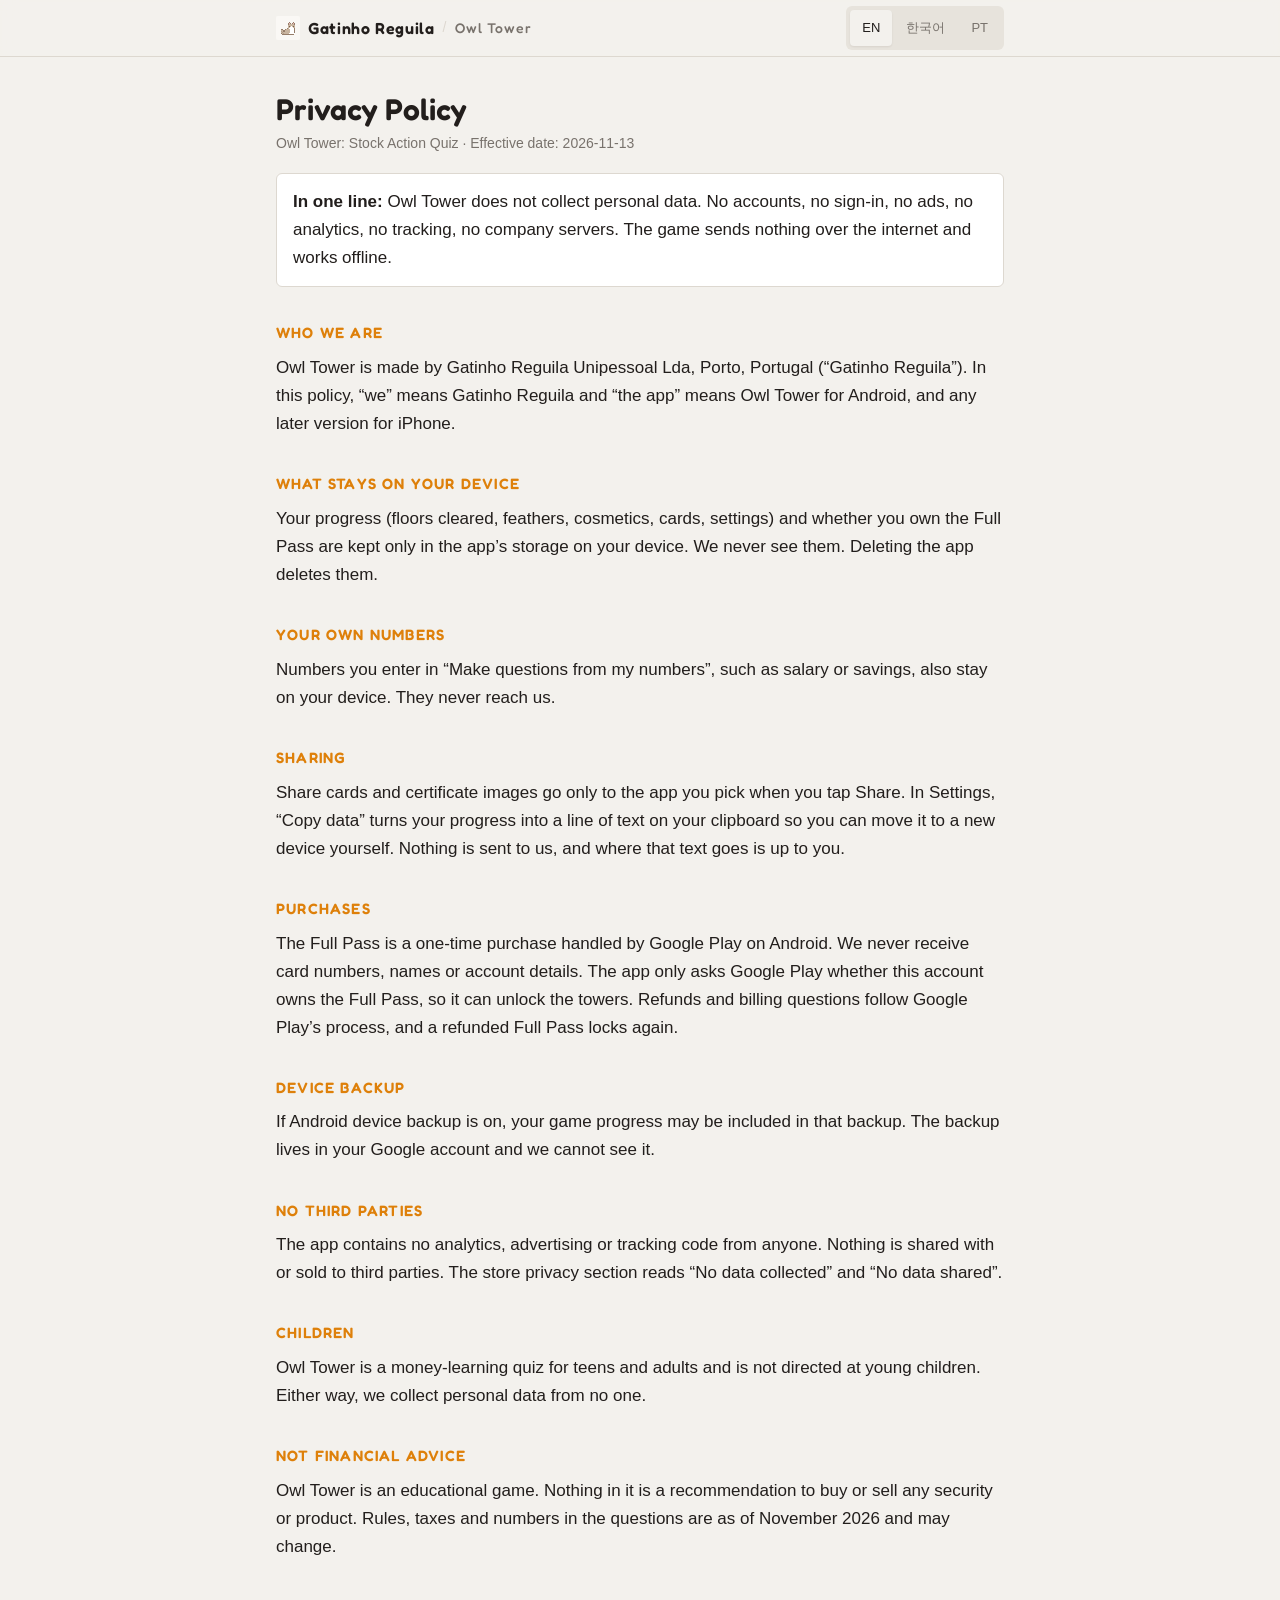
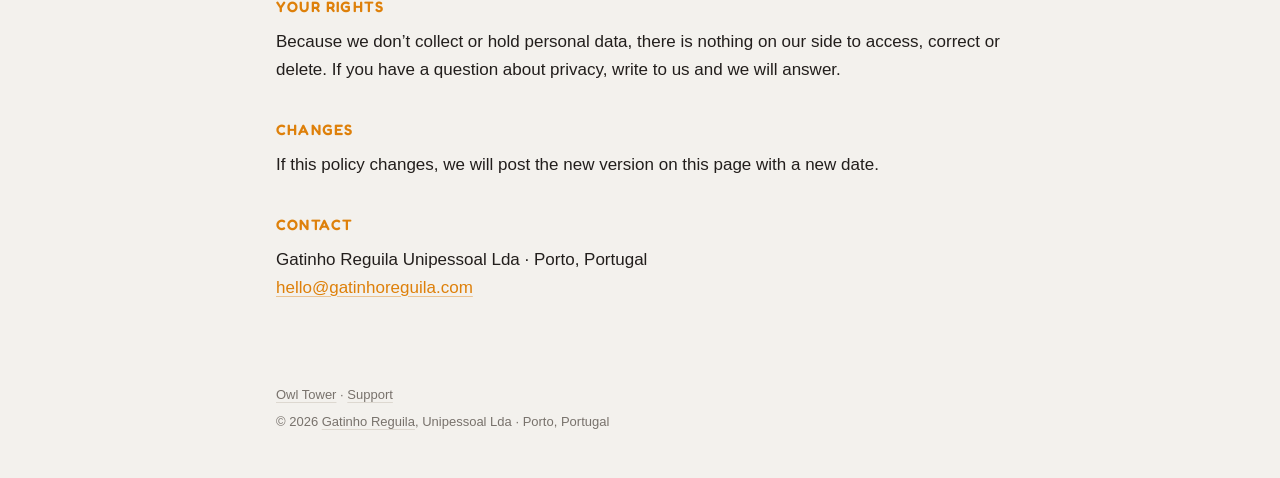
<file: owl-tower/privacy/index.html>
<!doctype html>
<html lang="en" data-lang="en">
<head>
<meta charset="utf-8">
<meta name="viewport" content="width=device-width, initial-scale=1, viewport-fit=cover">
<meta name="color-scheme" content="light">
<meta name="theme-color" content="#F3F1ED">
<link rel="icon" type="image/png" href="../../icon.png">
<title>Owl Tower — Privacy Policy</title>
<meta name="description" content="Owl Tower privacy policy: no personal data collected. Progress stays on your device.">
<link rel="preconnect" href="https://fonts.googleapis.com">
<link rel="preconnect" href="https://fonts.gstatic.com" crossorigin>
<link rel="stylesheet" href="https://fonts.googleapis.com/css2?family=Jua&family=Fredoka:wght@400;500;600&display=swap">
<script>try{var l=localStorage.getItem("grgs.lang");if(l==="ko"||l==="pt")document.documentElement.setAttribute("data-lang",l)}catch(e){}</script>
<style>
:root{--paper:#F3F1ED;--ink:#221E1C;--soft:#78726C;--line:#DDD8D0;--card:#FFFFFF;--sec:#E7E3DC;--pri:#DE800A;--prifg:#FFFFFF;color-scheme:light}
*{box-sizing:border-box}
html{-webkit-text-size-adjust:100%;text-size-adjust:100%;scroll-behavior:smooth}
body{margin:0;background:var(--paper);color:var(--ink);font:17px/1.65 -apple-system,BlinkMacSystemFont,"Segoe UI",Roboto,"Helvetica Neue","Apple SD Gothic Neo","Noto Sans KR","Malgun Gothic",Arial,sans-serif;-webkit-font-smoothing:antialiased}
a{color:var(--ink);text-decoration-thickness:1px;text-underline-offset:3px}
.bar{position:sticky;top:0;z-index:2;background:var(--paper);-webkit-backdrop-filter:blur(8px);backdrop-filter:blur(8px);border-bottom:1px solid var(--line)}
.bar-in{max-width:680px;margin:0 auto;padding:10px max(16px,env(safe-area-inset-right)) 10px max(16px,env(safe-area-inset-left));display:flex;align-items:center;justify-content:space-between;gap:10px}
.crumb{display:flex;align-items:center;gap:8px;min-width:0;font-size:14px;white-space:nowrap}.crumb .home{color:var(--soft);text-decoration:none}.crumb .home:hover{color:var(--ink)}.crumb .sep{color:var(--line)}.mark{font-weight:600;letter-spacing:.18em;text-decoration:none}
.lang{display:inline-flex;gap:12px;margin-left:auto;font-size:14px}.lang button{appearance:none;background:none;border:0;padding:0;font:inherit;color:var(--soft);cursor:pointer;border-bottom:1px solid transparent;line-height:1.4}.lang button[aria-pressed="true"]{color:var(--ink);border-color:var(--ink)}.lang button:focus-visible{outline:2px solid var(--ink);outline-offset:3px}
main>section[lang]{display:none;border-bottom:0}html[data-lang="en"] main>section[lang="en"],html[data-lang="ko"] main>section[lang="ko"],html[data-lang="pt"] main>section[lang="pt-PT"]{display:block}
.en,.ko,.pt{display:none}html[data-lang="en"] .en,html[data-lang="ko"] .ko,html[data-lang="pt"] .pt{display:inline}
.wrap{max-width:680px;margin:0 auto;padding:0 max(16px,env(safe-area-inset-right)) 0 max(16px,env(safe-area-inset-left))}
section{padding:36px 0 44px;border-bottom:1px solid var(--line);scroll-margin-top:58px}
h1{font-family:Fredoka,"Apple SD Gothic Neo",sans-serif;font-size:30px;line-height:1.2;font-weight:600;letter-spacing:0;margin:0 0 6px}
h2{font-size:13px;font-weight:600;letter-spacing:.14em;text-transform:uppercase;color:var(--soft);margin:34px 0 8px}
h3{font-size:17px;font-weight:600;margin:28px 0 6px}
p,ul{margin:0 0 14px}
ul{padding-left:1.2em}
li{margin:3px 0}
.tag{font-size:20px;margin:0 0 18px}
.lead{font-size:18px}
.short{border:1px solid var(--line);border-radius:14px;padding:14px 16px;margin:18px 0 6px;background:transparent}
.meta,.date,.links{font-size:14px;color:var(--soft)}
.links a{color:var(--soft)}
.hero{text-align:center;padding:40px 0 4px}
.hero svg{display:block;margin:0 auto 14px;width:220px;max-width:70%;height:auto}
.hero .name{font-family:Fredoka,"Apple SD Gothic Neo",sans-serif;font-size:34px;font-weight:600;letter-spacing:.3em;margin:0;padding-left:.32em}
[lang=ko]{word-break:keep-all;overflow-wrap:break-word}
[lang=ko] h2{letter-spacing:.04em}
.foot{padding-top:24px;padding-bottom:calc(40px + env(safe-area-inset-bottom));font-size:13px;color:var(--soft)}
.foot p{margin:0 0 6px}
.foot a{color:var(--soft)}

/* GRGS shadcn 테마 (코발트) */
.bar{background:color-mix(in srgb,var(--paper) 90%,transparent)}
.bar-in{max-width:760px;min-height:56px;padding-top:6px;padding-bottom:6px}
.crumb .home{display:inline-flex;align-items:center;gap:8px;font-family:Fredoka,"Apple SD Gothic Neo",sans-serif;font-weight:600;letter-spacing:.04em;color:var(--ink);font-size:16px}
.crumb .home::before{content:"";width:24px;height:24px;flex:none;background:url(/icon.png) center/contain no-repeat;image-rendering:pixelated;border-radius:2px}
.crumb .mark{font-family:Fredoka,"Apple SD Gothic Neo",sans-serif;font-weight:500;letter-spacing:.08em;color:var(--soft)}
.lang{gap:2px;padding:4px;background:var(--sec);border-radius:6px;font-size:13px}
.lang button{height:36px;padding:0 12px;border:0!important;border-radius:4px;font-weight:500;color:var(--soft)}
.lang button[aria-pressed="true"]{background:var(--paper);color:var(--ink);box-shadow:0 1px 2px rgba(34,30,28,.08)}
.wrap{max-width:760px}
h1{font-family:Fredoka,"Apple SD Gothic Neo",sans-serif;font-weight:600;letter-spacing:0;line-height:1.1}
[lang=ko] h1{font-family:Jua,"Apple SD Gothic Neo","Noto Sans KR",sans-serif;font-weight:400}
h2{font-family:Fredoka,"Apple SD Gothic Neo",sans-serif;font-weight:600;font-size:15px;letter-spacing:.08em;color:var(--pri)}[lang=ko] h2{font-family:Jua,"Apple SD Gothic Neo",sans-serif;font-weight:400;letter-spacing:.02em;font-size:17px;text-transform:none}
main a{color:var(--pri);text-decoration-color:color-mix(in srgb,var(--pri) 40%,transparent)}
.short{background:var(--card);border-radius:6px;border-color:var(--line)}
.kv{background:var(--card);border:1px solid var(--line);border-radius:6px;padding:16px 18px}
.hero .name{font-family:Fredoka,"Apple SD Gothic Neo",sans-serif;font-weight:700;letter-spacing:.18em}
.hero svg{color:var(--pri)}
.foot a{text-decoration-color:var(--line)}
.lang{flex:none}.lang button{white-space:nowrap}
@media (max-width:480px){.crumb .home{font-size:0;gap:0}}
</style>
</head>
<body>
<header class="bar"><div class="bar-in"><div class="crumb"><a class="home" href="../../">Gatinho Reguila</a><span class="sep" aria-hidden="true">/</span><a class="mark" href="../">Owl Tower</a></div><nav class="lang" aria-label="Language"><button type="button" data-lang="en" aria-pressed="true">EN</button><button type="button" data-lang="ko" aria-pressed="false">한국어</button><button type="button" data-lang="pt" aria-pressed="false">PT</button></nav></div></header>
<main class="wrap">
<section id="en" lang="en">
<h1>Privacy Policy</h1>
<p class="date">Owl Tower: Stock Action Quiz · Effective date: 2026-11-13</p>
<p class="short"><strong>In one line:</strong> Owl Tower does not collect personal data. No accounts, no sign-in, no ads, no analytics, no tracking, no company servers. The game sends nothing over the internet and works offline.</p>
<h2>Who we are</h2>
<p>Owl Tower is made by Gatinho Reguila Unipessoal Lda, Porto, Portugal (“Gatinho Reguila”). In this policy, “we” means Gatinho Reguila and “the app” means Owl Tower for Android, and any later version for iPhone.</p>
<h2>What stays on your device</h2>
<p>Your progress (floors cleared, feathers, cosmetics, cards, settings) and whether you own the Full Pass are kept only in the app’s storage on your device. We never see them. Deleting the app deletes them.</p>
<h2>Your own numbers</h2>
<p>Numbers you enter in “Make questions from my numbers”, such as salary or savings, also stay on your device. They never reach us.</p>
<h2>Sharing</h2>
<p>Share cards and certificate images go only to the app you pick when you tap Share. In Settings, “Copy data” turns your progress into a line of text on your clipboard so you can move it to a new device yourself. Nothing is sent to us, and where that text goes is up to you.</p>
<h2>Purchases</h2>
<p>The Full Pass is a one-time purchase handled by Google Play on Android. We never receive card numbers, names or account details. The app only asks Google Play whether this account owns the Full Pass, so it can unlock the towers. Refunds and billing questions follow Google Play’s process, and a refunded Full Pass locks again.</p>
<h2>Device backup</h2>
<p>If Android device backup is on, your game progress may be included in that backup. The backup lives in your Google account and we cannot see it.</p>
<h2>No third parties</h2>
<p>The app contains no analytics, advertising or tracking code from anyone. Nothing is shared with or sold to third parties. The store privacy section reads “No data collected” and “No data shared”.</p>
<h2>Children</h2>
<p>Owl Tower is a money-learning quiz for teens and adults and is not directed at young children. Either way, we collect personal data from no one.</p>
<h2>Not financial advice</h2>
<p>Owl Tower is an educational game. Nothing in it is a recommendation to buy or sell any security or product. Rules, taxes and numbers in the questions are as of November 2026 and may change.</p>
<h2>Your rights</h2>
<p>Because we don’t collect or hold personal data, there is nothing on our side to access, correct or delete. If you have a question about privacy, write to us and we will answer.</p>
<h2>Changes</h2>
<p>If this policy changes, we will post the new version on this page with a new date.</p>
<h2>Contact</h2>
<p>Gatinho Reguila Unipessoal Lda · Porto, Portugal<br><a href="mailto:hello@gatinhoreguila.com">hello@gatinhoreguila.com</a></p>
</section>
<section id="ko" lang="ko">
<h1>개인정보 처리방침</h1>
<p class="date">부엉 무림탑: 주식 액션 퀴즈 · 시행일: 2026-11-13</p>
<p class="short"><strong>한 줄로:</strong> 부엉 무림탑은 개인정보를 모으지 않아요. 가입, 로그인, 광고, 분석 도구, 추적, 회사 서버가 없어요. 게임은 인터넷으로 아무것도 보내지 않고, 인터넷 없이도 돼요.</p>
<h2>만든 곳</h2>
<p>부엉 무림탑(Owl Tower)은 Gatinho Reguila Unipessoal Lda(포르투갈 포르투, 이하 ‘Gatinho Reguila’)가 만들어요. 이 글에서 ‘우리’는 Gatinho Reguila를, ‘앱’은 안드로이드용 부엉 무림탑과 나중에 나올 iPhone판을 말해요.</p>
<h2>기기 안에 남는 것</h2>
<p>게임 기록(깬 층, 깃털, 꾸미기, 카드, 설정)과 전권을 샀는지 여부는 내 기기의 앱 저장 공간에만 있어요. 우리는 볼 수 없어요. 앱을 지우면 함께 지워져요.</p>
<h2>내 숫자</h2>
<p>‘내 숫자로 문제 만들기’에 넣은 월급·투자액 같은 숫자도 내 기기에만 있어요. 우리에게 오지 않아요.</p>
<h2>공유</h2>
<p>공유 카드와 자격증 그림은 내가 공유 단추를 눌러 고른 앱으로만 보내져요. 설정의 ‘데이터 복사’는 게임 기록을 한 줄 글로 바꿔 클립보드에 넣어요. 새 기기로 직접 옮길 때 쓰는 것이고, 우리에게 보내지는 건 없어요. 그 글을 어디에 두는지는 내가 정해요.</p>
<h2>결제</h2>
<p>「전권」 결제는 안드로이드에서 구글 플레이가 처리해요. 우리는 카드 번호, 이름, 계정 정보를 받지 않아요. 앱은 탑을 열기 위해 구글 플레이에 “이 계정이 전권을 샀는지”만 물어봐요. 환불과 결제 문의는 구글 플레이의 안내를 따르고, 환불되면 전권은 다시 잠겨요.</p>
<h2>기기 백업</h2>
<p>안드로이드 기기 백업을 켜 두었다면, 기기 백업에 게임 기록이 들어갈 수 있어요. 그 백업은 내 구글 계정에 있고 우리는 볼 수 없어요.</p>
<h2>제3자 없음</h2>
<p>앱에는 누구의 분석·광고·추적 코드도 없어요. 제3자에게 공유하거나 파는 것도 없어요. 스토어의 개인정보 표시는 ‘수집하는 데이터 없음’, ‘공유하는 데이터 없음’이에요.</p>
<h2>어린이</h2>
<p>부엉 무림탑은 청소년과 어른을 위한 돈 공부 퀴즈이고, 어린이를 대상으로 만든 앱이 아니에요. 그래도 누구에게서도 개인정보를 모으지 않아요.</p>
<h2>투자 권유 아님</h2>
<p>부엉 무림탑은 금융 교육용 게임이에요. 게임 속 어떤 내용도 특정 종목이나 상품을 사고팔라는 권유가 아니에요. 문제 속 제도·세금·숫자는 2026년 11월 기준이고 바뀔 수 있어요.</p>
<h2>이용자의 권리</h2>
<p>우리는 개인정보를 모으거나 보관하지 않으니, 우리 쪽에서 열람·정정·삭제할 정보가 없어요. 궁금한 점은 메일로 보내 주시면 답해 드려요.</p>
<h2>바뀔 때</h2>
<p>이 글이 바뀌면 이 페이지에 새 날짜와 함께 올려요.</p>
<h2>연락처</h2>
<p>Gatinho Reguila Unipessoal Lda · 포르투갈 포르투<br><a href="mailto:hello@gatinhoreguila.com">hello@gatinhoreguila.com</a></p>
</section>
<section id="pt" lang="pt-PT">
<h1>Política de Privacidade</h1>
<p class="date">Owl Tower: Stock Action Quiz · Em vigor desde: 2026-11-13</p>
<p class="short"><strong>Numa frase:</strong> o Owl Tower não recolhe dados pessoais. Não há contas, início de sessão, anúncios, ferramentas de análise, rastreio nem servidores da empresa. O jogo não envia nada pela internet e funciona offline.</p>
<h2>Quem somos</h2>
<p>O Owl Tower é feito pela Gatinho Reguila Unipessoal Lda, Porto, Portugal («Gatinho Reguila»). Nesta política, «nós» é a Gatinho Reguila e «a aplicação» é o Owl Tower para Android e qualquer versão futura para iPhone.</p>
<h2>O que fica no teu dispositivo</h2>
<p>O teu progresso (andares concluídos, penas, visuais, cartas, definições) e se tens o Full Pass ficam guardados apenas no armazenamento da aplicação, no teu dispositivo. Nunca os vemos. Ao apagar a aplicação, apagam-se também.</p>
<h2>Os teus números</h2>
<p>Os números que introduzes em «Make questions from my numbers», como salário ou poupanças, também ficam só no dispositivo. Nunca chegam até nós.</p>
<h2>Partilha</h2>
<p>Os cartões de partilha e os certificados só são enviados para a aplicação que escolheres ao tocar em Partilhar. Nas Definições, «Copy data» transforma o teu progresso numa linha de texto na área de transferência, para o levares tu para um dispositivo novo. Nada nos é enviado, e onde pões esse texto é contigo.</p>
<h2>Compras</h2>
<p>O Full Pass é uma compra única tratada pelo Google Play, no Android. Nunca recebemos números de cartão, nomes nem dados da conta. A aplicação apenas pergunta ao Google Play se esta conta tem o Full Pass, para desbloquear as torres. Reembolsos e questões de faturação seguem o processo do Google Play, e um Full Pass reembolsado volta a ficar bloqueado.</p>
<h2>Cópia de segurança do dispositivo</h2>
<p>Se a cópia de segurança do dispositivo Android estiver ativa, o progresso do jogo pode ser incluído nessa cópia. Ela fica na tua conta Google e nós não a conseguimos ver.</p>
<h2>Sem terceiros</h2>
<p>A aplicação não tem código de análise, publicidade ou rastreio de ninguém. Nada é partilhado nem vendido a terceiros. Na loja, a secção de privacidade indica «Não são recolhidos dados» e «Não são partilhados dados».</p>
<h2>Crianças</h2>
<p>O Owl Tower é um quiz para aprender sobre dinheiro, para adolescentes e adultos, e não se destina a crianças pequenas. De qualquer modo, não recolhemos dados pessoais de ninguém.</p>
<h2>Não é aconselhamento financeiro</h2>
<p>O Owl Tower é um jogo educativo. Nada nele é uma recomendação para comprar ou vender qualquer título ou produto. Regras, impostos e números das perguntas referem-se a novembro de 2026 e podem mudar.</p>
<h2>Os teus direitos</h2>
<p>Como não recolhemos nem guardamos dados pessoais, não há nada do nosso lado para consultar, corrigir ou apagar. Se tiveres uma dúvida sobre privacidade, escreve-nos e respondemos.</p>
<h2>Alterações</h2>
<p>Se esta política mudar, publicamos a nova versão nesta página com uma nova data.</p>
<h2>Contacto</h2>
<p>Gatinho Reguila Unipessoal Lda · Porto, Portugal<br><a href="mailto:hello@gatinhoreguila.com">hello@gatinhoreguila.com</a></p>
</section>
</main>
<footer class="wrap foot">
<p><a href="../"><span class="en">Owl Tower</span><span class="ko">부엉 무림탑</span><span class="pt">Owl Tower</span></a> · <a href="../support/"><span class="en">Support</span><span class="ko">지원</span><span class="pt">Suporte</span></a></p>
<p>© 2026 <a href="../../">Gatinho Reguila</a>, Unipessoal Lda · Porto, Portugal</p>
</footer>
<script>(function(){var r=document.documentElement,K="grgs.lang";function set(l){r.setAttribute("data-lang",l);r.lang=l==="pt"?"pt-PT":l;document.querySelectorAll(".lang button").forEach(function(b){b.setAttribute("aria-pressed",String(b.dataset.lang===l))});try{localStorage.setItem(K,l)}catch(e){}}var s=r.getAttribute("data-lang")||"en";set(s);document.querySelectorAll(".lang button").forEach(function(b){b.addEventListener("click",function(){set(b.dataset.lang)})})})();</script>
</body>
</html>
</file>
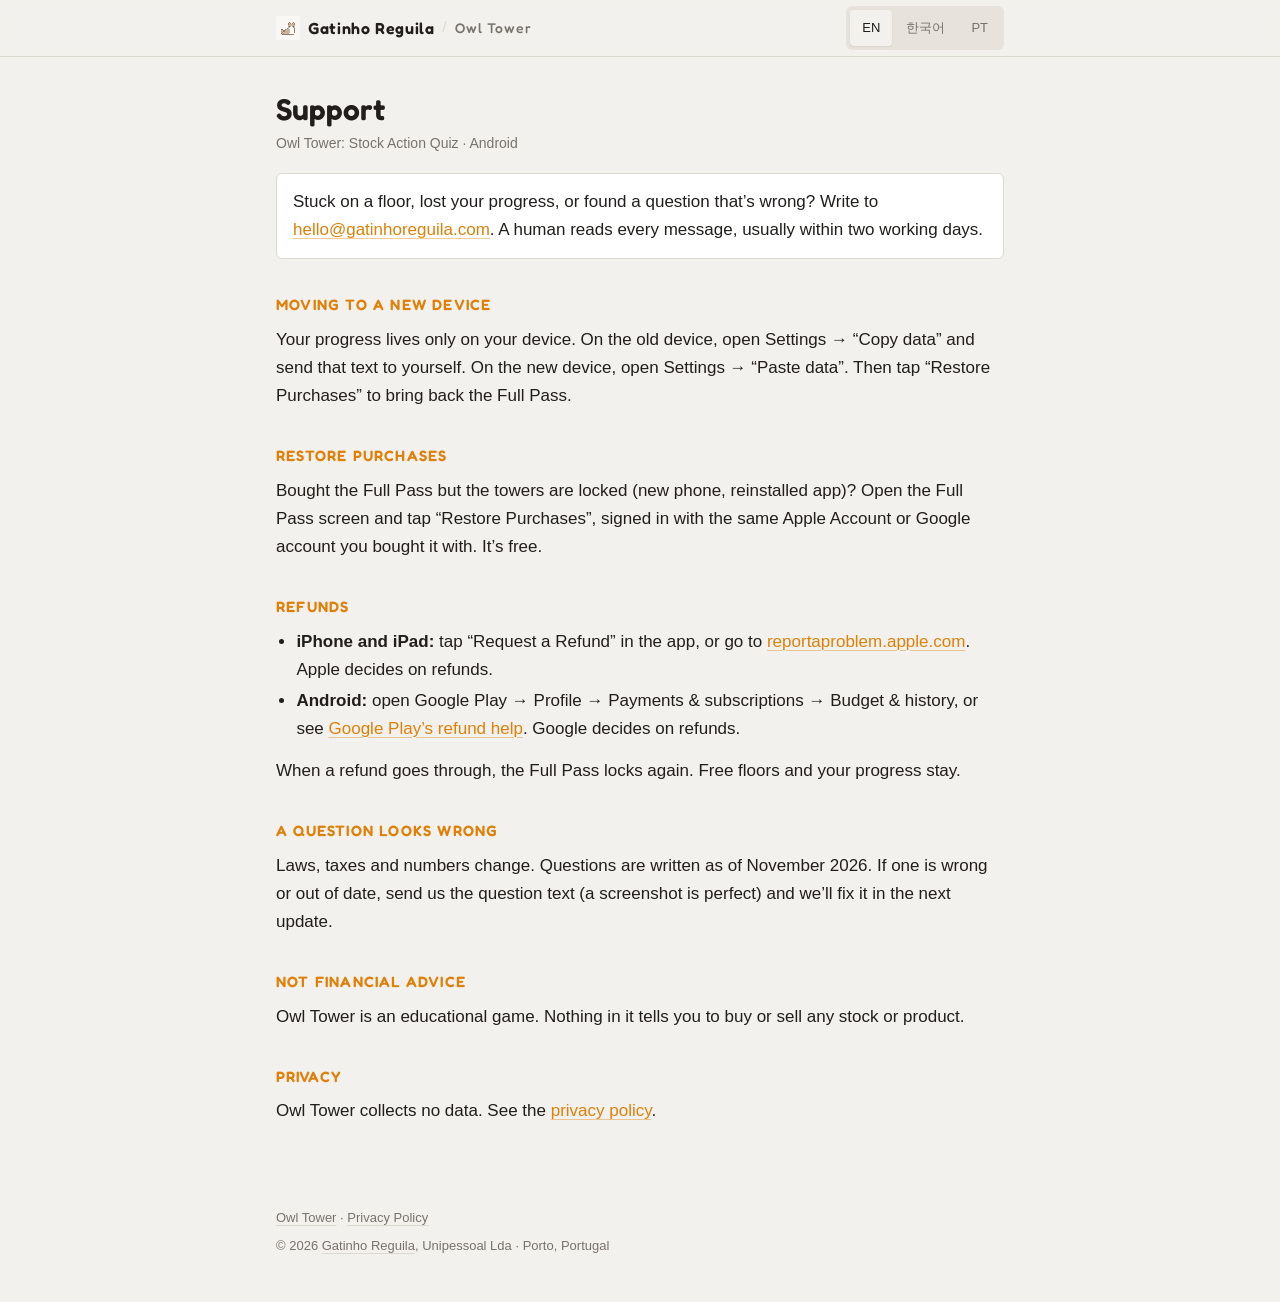
<file: owl-tower/support/index.html>
<!doctype html>
<html lang="en" data-lang="en">
<head>
<meta charset="utf-8">
<meta name="viewport" content="width=device-width, initial-scale=1, viewport-fit=cover">
<meta name="color-scheme" content="light">
<meta name="theme-color" content="#F3F1ED">
<link rel="icon" type="image/png" href="../../icon.png">
<title>Owl Tower — Support</title>
<meta name="description" content="Owl Tower help: moving to a new device, restoring the Full Pass, refunds, wrong questions, and how to reach us.">
<link rel="preconnect" href="https://fonts.googleapis.com">
<link rel="preconnect" href="https://fonts.gstatic.com" crossorigin>
<link rel="stylesheet" href="https://fonts.googleapis.com/css2?family=Jua&family=Fredoka:wght@400;500;600&display=swap">
<script>try{var l=localStorage.getItem("grgs.lang");if(l==="ko"||l==="pt")document.documentElement.setAttribute("data-lang",l)}catch(e){}</script>
<style>
:root{--paper:#F3F1ED;--ink:#221E1C;--soft:#78726C;--line:#DDD8D0;--card:#FFFFFF;--sec:#E7E3DC;--pri:#DE800A;--prifg:#FFFFFF;color-scheme:light}
*{box-sizing:border-box}
html{-webkit-text-size-adjust:100%;text-size-adjust:100%;scroll-behavior:smooth}
body{margin:0;background:var(--paper);color:var(--ink);font:17px/1.65 -apple-system,BlinkMacSystemFont,"Segoe UI",Roboto,"Helvetica Neue","Apple SD Gothic Neo","Noto Sans KR","Malgun Gothic",Arial,sans-serif;-webkit-font-smoothing:antialiased}
a{color:var(--ink);text-decoration-thickness:1px;text-underline-offset:3px}
.bar{position:sticky;top:0;z-index:2;background:var(--paper);-webkit-backdrop-filter:blur(8px);backdrop-filter:blur(8px);border-bottom:1px solid var(--line)}
.bar-in{max-width:680px;margin:0 auto;padding:10px max(16px,env(safe-area-inset-right)) 10px max(16px,env(safe-area-inset-left));display:flex;align-items:center;justify-content:space-between;gap:10px}
.crumb{display:flex;align-items:center;gap:8px;min-width:0;font-size:14px;white-space:nowrap}.crumb .home{color:var(--soft);text-decoration:none}.crumb .home:hover{color:var(--ink)}.crumb .sep{color:var(--line)}.mark{font-weight:600;letter-spacing:.18em;text-decoration:none}
.lang{display:inline-flex;gap:12px;margin-left:auto;font-size:14px}.lang button{appearance:none;background:none;border:0;padding:0;font:inherit;color:var(--soft);cursor:pointer;border-bottom:1px solid transparent;line-height:1.4}.lang button[aria-pressed="true"]{color:var(--ink);border-color:var(--ink)}.lang button:focus-visible{outline:2px solid var(--ink);outline-offset:3px}
main>section[lang]{display:none;border-bottom:0}html[data-lang="en"] main>section[lang="en"],html[data-lang="ko"] main>section[lang="ko"],html[data-lang="pt"] main>section[lang="pt-PT"]{display:block}
.en,.ko,.pt{display:none}html[data-lang="en"] .en,html[data-lang="ko"] .ko,html[data-lang="pt"] .pt{display:inline}
.wrap{max-width:680px;margin:0 auto;padding:0 max(16px,env(safe-area-inset-right)) 0 max(16px,env(safe-area-inset-left))}
section{padding:36px 0 44px;border-bottom:1px solid var(--line);scroll-margin-top:58px}
h1{font-family:Fredoka,"Apple SD Gothic Neo",sans-serif;font-size:30px;line-height:1.2;font-weight:600;letter-spacing:0;margin:0 0 6px}
h2{font-size:13px;font-weight:600;letter-spacing:.14em;text-transform:uppercase;color:var(--soft);margin:34px 0 8px}
h3{font-size:17px;font-weight:600;margin:28px 0 6px}
p,ul{margin:0 0 14px}
ul{padding-left:1.2em}
li{margin:3px 0}
.tag{font-size:20px;margin:0 0 18px}
.lead{font-size:18px}
.short{border:1px solid var(--line);border-radius:14px;padding:14px 16px;margin:18px 0 6px;background:transparent}
.meta,.date,.links{font-size:14px;color:var(--soft)}
.links a{color:var(--soft)}
.hero{text-align:center;padding:40px 0 4px}
.hero svg{display:block;margin:0 auto 14px;width:220px;max-width:70%;height:auto}
.hero .name{font-family:Fredoka,"Apple SD Gothic Neo",sans-serif;font-size:34px;font-weight:600;letter-spacing:.3em;margin:0;padding-left:.32em}
[lang=ko]{word-break:keep-all;overflow-wrap:break-word}
[lang=ko] h2{letter-spacing:.04em}
.foot{padding-top:24px;padding-bottom:calc(40px + env(safe-area-inset-bottom));font-size:13px;color:var(--soft)}
.foot p{margin:0 0 6px}
.foot a{color:var(--soft)}

/* GRGS shadcn 테마 (코발트) */
.bar{background:color-mix(in srgb,var(--paper) 90%,transparent)}
.bar-in{max-width:760px;min-height:56px;padding-top:6px;padding-bottom:6px}
.crumb .home{display:inline-flex;align-items:center;gap:8px;font-family:Fredoka,"Apple SD Gothic Neo",sans-serif;font-weight:600;letter-spacing:.04em;color:var(--ink);font-size:16px}
.crumb .home::before{content:"";width:24px;height:24px;flex:none;background:url(/icon.png) center/contain no-repeat;image-rendering:pixelated;border-radius:2px}
.crumb .mark{font-family:Fredoka,"Apple SD Gothic Neo",sans-serif;font-weight:500;letter-spacing:.08em;color:var(--soft)}
.lang{gap:2px;padding:4px;background:var(--sec);border-radius:6px;font-size:13px}
.lang button{height:36px;padding:0 12px;border:0!important;border-radius:4px;font-weight:500;color:var(--soft)}
.lang button[aria-pressed="true"]{background:var(--paper);color:var(--ink);box-shadow:0 1px 2px rgba(34,30,28,.08)}
.wrap{max-width:760px}
h1{font-family:Fredoka,"Apple SD Gothic Neo",sans-serif;font-weight:600;letter-spacing:0;line-height:1.1}
[lang=ko] h1{font-family:Jua,"Apple SD Gothic Neo","Noto Sans KR",sans-serif;font-weight:400}
h2{font-family:Fredoka,"Apple SD Gothic Neo",sans-serif;font-weight:600;font-size:15px;letter-spacing:.08em;color:var(--pri)}[lang=ko] h2{font-family:Jua,"Apple SD Gothic Neo",sans-serif;font-weight:400;letter-spacing:.02em;font-size:17px;text-transform:none}
main a{color:var(--pri);text-decoration-color:color-mix(in srgb,var(--pri) 40%,transparent)}
.short{background:var(--card);border-radius:6px;border-color:var(--line)}
.kv{background:var(--card);border:1px solid var(--line);border-radius:6px;padding:16px 18px}
.hero .name{font-family:Fredoka,"Apple SD Gothic Neo",sans-serif;font-weight:700;letter-spacing:.18em}
.hero svg{color:var(--pri)}
.foot a{text-decoration-color:var(--line)}
.lang{flex:none}.lang button{white-space:nowrap}
@media (max-width:480px){.crumb .home{font-size:0;gap:0}}
</style>
</head>
<body>
<header class="bar"><div class="bar-in"><div class="crumb"><a class="home" href="../../">Gatinho Reguila</a><span class="sep" aria-hidden="true">/</span><a class="mark" href="../">Owl Tower</a></div><nav class="lang" aria-label="Language"><button type="button" data-lang="en" aria-pressed="true">EN</button><button type="button" data-lang="ko" aria-pressed="false">한국어</button><button type="button" data-lang="pt" aria-pressed="false">PT</button></nav></div></header>
<main class="wrap">
<section id="en" lang="en">
<h1>Support</h1>
<p class="date">Owl Tower: Stock Action Quiz · Android</p>
<p class="short">Stuck on a floor, lost your progress, or found a question that’s wrong? Write to <a href="mailto:hello@gatinhoreguila.com">hello@gatinhoreguila.com</a>. A human reads every message, usually within two working days.</p>
<h2>Moving to a new device</h2>
<p>Your progress lives only on your device. On the old device, open Settings → “Copy data” and send that text to yourself. On the new device, open Settings → “Paste data”. Then tap “Restore Purchases” to bring back the Full Pass.</p>
<h2>Restore Purchases</h2>
<p>Bought the Full Pass but the towers are locked (new phone, reinstalled app)? Open the Full Pass screen and tap “Restore Purchases”, signed in with the same Apple Account or Google account you bought it with. It’s free.</p>
<h2>Refunds</h2>
<ul>
<li><strong>iPhone and iPad:</strong> tap “Request a Refund” in the app, or go to <a href="https://reportaproblem.apple.com">reportaproblem.apple.com</a>. Apple decides on refunds.</li>
<li><strong>Android:</strong> open Google Play → Profile → Payments &amp; subscriptions → Budget &amp; history, or see <a href="https://support.google.com/googleplay/answer/2479637">Google Play’s refund help</a>. Google decides on refunds.</li>
</ul>
<p>When a refund goes through, the Full Pass locks again. Free floors and your progress stay.</p>
<h2>A question looks wrong</h2>
<p>Laws, taxes and numbers change. Questions are written as of November 2026. If one is wrong or out of date, send us the question text (a screenshot is perfect) and we’ll fix it in the next update.</p>
<h2>Not financial advice</h2>
<p>Owl Tower is an educational game. Nothing in it tells you to buy or sell any stock or product.</p>
<h2>Privacy</h2>
<p>Owl Tower collects no data. See the <a href="../privacy/">privacy policy</a>.</p>
</section>
<section id="ko" lang="ko">
<h1>지원</h1>
<p class="date">부엉 무림탑: 주식 액션 퀴즈</p>
<p class="short">층이 안 깨지거나, 기록이 사라졌거나, 틀린 문제를 찾으셨나요? <a href="mailto:hello@gatinhoreguila.com">hello@gatinhoreguila.com</a>으로 보내 주세요. 사람이 직접 읽고 보통 영업일 이틀 안에 답해 드려요.</p>
<h2>새 기기로 옮기기</h2>
<p>진행 기록은 기기 안에만 있어요. 예전 기기에서 설정 → ‘데이터 복사’를 누르고 그 글을 나에게 보내 두세요. 새 기기에서 설정 → ‘데이터 붙여넣기’를 누르면 돼요. 그다음 ‘구매 복원’을 누르면 전권이 돌아와요.</p>
<h2>구매 복원</h2>
<p>전권을 샀는데 탑이 잠겨 있나요(새 폰, 앱 다시 설치)? 전권 화면에서 ‘구매 복원’을 눌러 주세요. 산 때와 같은 Apple 계정이나 Google 계정이어야 해요. 돈은 다시 나가지 않아요.</p>
<h2>환불</h2>
<ul>
<li><strong>iPhone·iPad:</strong> 앱 안 ‘환불 요청’을 누르거나 <a href="https://reportaproblem.apple.com">reportaproblem.apple.com</a>에서 요청해요. 환불은 Apple이 정해요.</li>
<li><strong>안드로이드:</strong> Google Play → 프로필 → 결제 및 구독 → 예산 및 기록에서 요청하거나 <a href="https://support.google.com/googleplay/answer/2479637?hl=ko">Google Play 환불 도움말</a>을 봐 주세요. 환불은 Google이 정해요.</li>
</ul>
<p>환불되면 전권은 다시 잠겨요. 공짜 층과 진행 기록은 그대로예요.</p>
<h2>문제가 틀린 것 같아요</h2>
<p>법·세금·숫자는 바뀌어요. 문제는 2026년 11월 기준으로 썼어요. 틀렸거나 옛날 내용인 문제는 문제 글(스크린샷이면 더 좋아요)을 보내 주시면 다음 업데이트에서 고칠게요.</p>
<h2>투자 권유 아님</h2>
<p>부엉 무림탑은 금융 교육용 게임이에요. 어떤 종목이나 상품도 사고팔라고 권하지 않아요.</p>
<h2>개인정보</h2>
<p>부엉 무림탑은 데이터를 수집하지 않아요. <a href="../privacy/">개인정보 처리방침</a>을 봐 주세요.</p>
</section>
<section id="pt" lang="pt-PT">
<h1>Suporte</h1>
<p class="date">Owl Tower: Stock Action Quiz · Android</p>
<p class="short">Preso num andar, perdeste o progresso ou encontraste uma pergunta errada? Escreve para <a href="mailto:hello@gatinhoreguila.com">hello@gatinhoreguila.com</a>. Uma pessoa lê todas as mensagens, normalmente em dois dias úteis.</p>
<h2>Mudar de dispositivo</h2>
<p>O teu progresso só existe no teu dispositivo. No dispositivo antigo, abre Definições → «Copy data» e envia esse texto para ti. No novo, abre Definições → «Paste data». Depois toca em «Restore Purchases» para recuperar o Full Pass.</p>
<h2>Restaurar compras</h2>
<p>Compraste o Full Pass mas as torres estão bloqueadas (telemóvel novo, aplicação reinstalada)? Abre o ecrã do Full Pass e toca em «Restore Purchases», com a mesma conta Google com que compraste. É grátis.</p>
<h2>Reembolsos</h2>
<p>No Android, abre o Google Play → Perfil → Pagamentos e subscrições → Orçamento e histórico, ou consulta a <a href="https://support.google.com/googleplay/answer/2479637?hl=pt">ajuda de reembolsos do Google Play</a>. Quem decide os reembolsos é a Google. Quando um reembolso é aceite, o Full Pass volta a ficar bloqueado. Os andares grátis e o teu progresso mantêm-se.</p>
<h2>Uma pergunta parece errada</h2>
<p>Leis, impostos e números mudam. As perguntas foram escritas com referência a novembro de 2026. Se alguma estiver errada ou desatualizada, envia-nos o texto da pergunta (uma captura de ecrã é perfeita) e corrigimos na próxima atualização.</p>
<h2>Não é aconselhamento financeiro</h2>
<p>O Owl Tower é um jogo educativo. Nada nele te diz para comprar ou vender qualquer ação ou produto.</p>
<h2>Privacidade</h2>
<p>O Owl Tower não recolhe dados. Vê a <a href="../privacy/">política de privacidade</a>.</p>
</section>
</main>
<footer class="wrap foot">
<p><a href="../"><span class="en">Owl Tower</span><span class="ko">부엉 무림탑</span><span class="pt">Owl Tower</span></a> · <a href="../privacy/"><span class="en">Privacy Policy</span><span class="ko">개인정보 처리방침</span><span class="pt">Política de Privacidade</span></a></p>
<p>© 2026 <a href="../../">Gatinho Reguila</a>, Unipessoal Lda · Porto, Portugal</p>
</footer>
<script>(function(){var r=document.documentElement,K="grgs.lang";function set(l){r.setAttribute("data-lang",l);r.lang=l==="pt"?"pt-PT":l;document.querySelectorAll(".lang button").forEach(function(b){b.setAttribute("aria-pressed",String(b.dataset.lang===l))});try{localStorage.setItem(K,l)}catch(e){}}var s=r.getAttribute("data-lang")||"en";set(s);document.querySelectorAll(".lang button").forEach(function(b){b.addEventListener("click",function(){set(b.dataset.lang)})})})();</script>
</body>
</html>
</file>
<file: styles.css>
*,:after,:before{--tw-border-spacing-x:0;--tw-border-spacing-y:0;--tw-translate-x:0;--tw-translate-y:0;--tw-rotate:0;--tw-skew-x:0;--tw-skew-y:0;--tw-scale-x:1;--tw-scale-y:1;--tw-pan-x: ;--tw-pan-y: ;--tw-pinch-zoom: ;--tw-scroll-snap-strictness:proximity;--tw-gradient-from-position: ;--tw-gradient-via-position: ;--tw-gradient-to-position: ;--tw-ordinal: ;--tw-slashed-zero: ;--tw-numeric-figure: ;--tw-numeric-spacing: ;--tw-numeric-fraction: ;--tw-ring-inset: ;--tw-ring-offset-width:0px;--tw-ring-offset-color:#fff;--tw-ring-color:rgba(59,130,246,.5);--tw-ring-offset-shadow:0 0 #0000;--tw-ring-shadow:0 0 #0000;--tw-shadow:0 0 #0000;--tw-shadow-colored:0 0 #0000;--tw-blur: ;--tw-brightness: ;--tw-contrast: ;--tw-grayscale: ;--tw-hue-rotate: ;--tw-invert: ;--tw-saturate: ;--tw-sepia: ;--tw-drop-shadow: ;--tw-backdrop-blur: ;--tw-backdrop-brightness: ;--tw-backdrop-contrast: ;--tw-backdrop-grayscale: ;--tw-backdrop-hue-rotate: ;--tw-backdrop-invert: ;--tw-backdrop-opacity: ;--tw-backdrop-saturate: ;--tw-backdrop-sepia: ;--tw-contain-size: ;--tw-contain-layout: ;--tw-contain-paint: ;--tw-contain-style: }::backdrop{--tw-border-spacing-x:0;--tw-border-spacing-y:0;--tw-translate-x:0;--tw-translate-y:0;--tw-rotate:0;--tw-skew-x:0;--tw-skew-y:0;--tw-scale-x:1;--tw-scale-y:1;--tw-pan-x: ;--tw-pan-y: ;--tw-pinch-zoom: ;--tw-scroll-snap-strictness:proximity;--tw-gradient-from-position: ;--tw-gradient-via-position: ;--tw-gradient-to-position: ;--tw-ordinal: ;--tw-slashed-zero: ;--tw-numeric-figure: ;--tw-numeric-spacing: ;--tw-numeric-fraction: ;--tw-ring-inset: ;--tw-ring-offset-width:0px;--tw-ring-offset-color:#fff;--tw-ring-color:rgba(59,130,246,.5);--tw-ring-offset-shadow:0 0 #0000;--tw-ring-shadow:0 0 #0000;--tw-shadow:0 0 #0000;--tw-shadow-colored:0 0 #0000;--tw-blur: ;--tw-brightness: ;--tw-contrast: ;--tw-grayscale: ;--tw-hue-rotate: ;--tw-invert: ;--tw-saturate: ;--tw-sepia: ;--tw-drop-shadow: ;--tw-backdrop-blur: ;--tw-backdrop-brightness: ;--tw-backdrop-contrast: ;--tw-backdrop-grayscale: ;--tw-backdrop-hue-rotate: ;--tw-backdrop-invert: ;--tw-backdrop-opacity: ;--tw-backdrop-saturate: ;--tw-backdrop-sepia: ;--tw-contain-size: ;--tw-contain-layout: ;--tw-contain-paint: ;--tw-contain-style: }/*! tailwindcss v3.4.17 | MIT License | https://tailwindcss.com*/*,:after,:before{box-sizing:border-box;border:0 solid #e5e7eb}:after,:before{--tw-content:""}:host,html{line-height:1.5;-webkit-text-size-adjust:100%;-moz-tab-size:4;-o-tab-size:4;tab-size:4;font-family:Geist,-apple-system,BlinkMacSystemFont,Apple SD Gothic Neo,Noto Sans KR,Arial,sans-serif;font-feature-settings:normal;font-variation-settings:normal;-webkit-tap-highlight-color:transparent}body{margin:0;line-height:inherit}hr{height:0;color:inherit;border-top-width:1px}abbr:where([title]){-webkit-text-decoration:underline dotted;text-decoration:underline dotted}h1,h2,h3,h4,h5,h6{font-size:inherit;font-weight:inherit}a{text-decoration:inherit}b,strong{font-weight:bolder}code,kbd,pre,samp{font-family:Geist Mono,ui-monospace,monospace;font-feature-settings:normal;font-variation-settings:normal;font-size:1em}small{font-size:80%}sub,sup{font-size:75%;line-height:0;position:relative;vertical-align:baseline}sub{bottom:-.25em}sup{top:-.5em}table{text-indent:0;border-color:inherit;border-collapse:collapse}button,input,optgroup,select,textarea{font-family:inherit;font-feature-settings:inherit;font-variation-settings:inherit;font-size:100%;font-weight:inherit;line-height:inherit;letter-spacing:inherit;color:inherit;margin:0;padding:0}button,select{text-transform:none}button,input:where([type=button]),input:where([type=reset]),input:where([type=submit]){-webkit-appearance:button;background-color:transparent;background-image:none}:-moz-focusring{outline:auto}:-moz-ui-invalid{box-shadow:none}progress{vertical-align:baseline}::-webkit-inner-spin-button,::-webkit-outer-spin-button{height:auto}[type=search]{-webkit-appearance:textfield;outline-offset:-2px}::-webkit-search-decoration{-webkit-appearance:none}::-webkit-file-upload-button{-webkit-appearance:button;font:inherit}summary{display:list-item}blockquote,dd,dl,figure,h1,h2,h3,h4,h5,h6,hr,p,pre{margin:0}fieldset{margin:0}fieldset,legend{padding:0}menu,ol,ul{list-style:none;margin:0;padding:0}dialog{padding:0}textarea{resize:vertical}input::-moz-placeholder,textarea::-moz-placeholder{opacity:1;color:#9ca3af}input::placeholder,textarea::placeholder{opacity:1;color:#9ca3af}[role=button],button{cursor:pointer}:disabled{cursor:default}audio,canvas,embed,iframe,img,object,svg,video{display:block;vertical-align:middle}img,video{max-width:100%;height:auto}[hidden]:where(:not([hidden=until-found])){display:none}html{-webkit-text-size-adjust:100%}body{--tw-bg-opacity:1;background-color:hsl(var(--background)/var(--tw-bg-opacity,1));font-family:Geist,-apple-system,BlinkMacSystemFont,Apple SD Gothic Neo,Noto Sans KR,Arial,sans-serif;color:hsl(var(--foreground));-webkit-font-smoothing:antialiased;-moz-osx-font-smoothing:grayscale;line-height:1.6}h1,h2,h3{text-wrap:balance}a{color:inherit}:focus-visible{outline:2px solid hsl(var(--ring));outline-offset:2px}body:before{content:"";position:fixed;inset:0 0 auto;height:env(safe-area-inset-top,0);z-index:50;background:hsl(var(--background))}.wrap{max-width:64rem;margin:0 auto;padding-left:max(16px,env(safe-area-inset-left,0px));padding-right:max(16px,env(safe-area-inset-right,0px))}.sticky-bar{top:env(safe-area-inset-top,0)}.pix{image-rendering:pixelated}.btn-primary{display:inline-flex;height:2.75rem;align-items:center;justify-content:center;border-radius:calc(var(--radius) - 2px);--tw-bg-opacity:1;background-color:hsl(var(--primary)/var(--tw-bg-opacity,1));padding-left:1.25rem;padding-right:1.25rem;font-size:.875rem;line-height:1.25rem;font-weight:500;color:hsl(var(--primary-foreground));text-decoration-line:none;transition-property:color,background-color,border-color,text-decoration-color,fill,stroke;transition-timing-function:cubic-bezier(.4,0,.2,1);transition-duration:.15s}.btn-primary:hover{background-color:hsl(var(--primary)/.9)}.btn-outline{display:inline-flex;height:2.75rem;align-items:center;justify-content:center;border-radius:calc(var(--radius) - 2px);border-width:1px;border-color:hsl(var(--input));--tw-bg-opacity:1;background-color:hsl(var(--background)/var(--tw-bg-opacity,1));padding-left:1rem;padding-right:1rem;font-size:.875rem;line-height:1.25rem;font-weight:500;text-decoration-line:none;transition-property:color,background-color,border-color,text-decoration-color,fill,stroke;transition-timing-function:cubic-bezier(.4,0,.2,1);transition-duration:.15s}.btn-outline:hover{background-color:hsl(var(--accent));color:hsl(var(--accent-foreground))}.badge-live{background-color:hsl(var(--primary)/.1);--tw-text-opacity:1;color:hsl(var(--primary)/var(--tw-text-opacity,1))}.badge-live,.badge-soft{display:inline-block;flex-shrink:0;white-space:nowrap;border-radius:9999px;padding:.125rem .625rem;font-size:.75rem;line-height:1rem;font-weight:500}.badge-soft{background-color:hsl(var(--secondary));color:hsl(var(--secondary-foreground))}.flink{display:inline-flex;min-height:2.75rem;align-items:center;text-decoration-line:underline;text-decoration-color:hsl(var(--border));text-underline-offset:4px}.flink:hover{text-decoration-color:hsl(var(--foreground))}.ic{flex:none;width:44px;height:44px;border-radius:var(--radius);background:hsl(var(--icbg));display:inline-flex;align-items:center;justify-content:center}.ic img{image-rendering:pixelated;height:auto;display:block}.strip{max-width:40rem;display:grid;grid-template-columns:repeat(4,minmax(0,1fr));gap:6px;margin:16px 0 4px}.strip img{width:100%;height:auto;aspect-ratio:4/5;-o-object-fit:cover;object-fit:cover;display:block;border-radius:3px;background:hsl(var(--muted))}.azulejo{--t:hsl(var(--tile));background-color:hsl(var(--card));background-image:radial-gradient(circle at 50% 50%,transparent 0 18%,var(--t) 18.5% 22%,transparent 22.5%),radial-gradient(circle at 0 0,var(--t) 0 14%,transparent 14.5%),radial-gradient(circle at 100% 0,var(--t) 0 14%,transparent 14.5%),radial-gradient(circle at 0 100%,var(--t) 0 14%,transparent 14.5%),radial-gradient(circle at 100% 100%,var(--t) 0 14%,transparent 14.5%),linear-gradient(45deg,transparent 47%,color-mix(in srgb,var(--t) 35%,transparent) 47% 53%,transparent 53%),linear-gradient(-45deg,transparent 47%,color-mix(in srgb,var(--t) 35%,transparent) 47% 53%,transparent 53%);background-size:52px 52px}.cat{-webkit-appearance:none;-moz-appearance:none;appearance:none;background:none;border:0;padding:0;width:54px;height:57px;position:absolute;right:0;bottom:0;cursor:pointer;-webkit-tap-highlight-color:transparent;will-change:transform}.cat.flip img{transform:scaleX(-1)}.cat img{position:absolute;inset:0;width:100%;height:100%;image-rendering:pixelated;opacity:0}.cat img.on,.say.on{opacity:1}.cat:focus-visible{outline:2px solid hsl(var(--ring));outline-offset:4px;border-radius:4px}@media (max-width:420px){.cat{width:45px}.cat,.lane{height:47.5px}}.navlink{display:inline-flex;height:2.75rem;align-items:center;border-radius:calc(var(--radius) - 2px);padding-left:.75rem;padding-right:.75rem;color:hsl(var(--muted-foreground));text-decoration-line:none}.navlink:hover{background-color:hsl(var(--accent));color:hsl(var(--accent-foreground))}.seg{height:2.25rem;border-radius:calc(var(--radius) - 4px);padding-left:.75rem;padding-right:.75rem;font-weight:500;color:hsl(var(--muted-foreground))}.seg[aria-pressed=true]{--tw-bg-opacity:1;background-color:hsl(var(--background)/var(--tw-bg-opacity,1));color:hsl(var(--foreground));--tw-shadow:0 1px 2px 0 rgba(0,0,0,.05);--tw-shadow-colored:0 1px 2px 0 var(--tw-shadow-color);box-shadow:var(--tw-ring-offset-shadow,0 0 #0000),var(--tw-ring-shadow,0 0 #0000),var(--tw-shadow)}.tab{height:2.5rem;border-radius:calc(var(--radius) - 4px);padding-left:.75rem;padding-right:.75rem;font-weight:500;color:hsl(var(--muted-foreground))}.tab[aria-selected=true]{--tw-bg-opacity:1;background-color:hsl(var(--background)/var(--tw-bg-opacity,1));color:hsl(var(--foreground));--tw-shadow:0 1px 2px 0 rgba(0,0,0,.05);--tw-shadow-colored:0 1px 2px 0 var(--tw-shadow-color);box-shadow:var(--tw-ring-offset-shadow,0 0 #0000),var(--tw-ring-shadow,0 0 #0000),var(--tw-shadow)}.card{display:flex;flex-direction:column;border-radius:var(--radius);border-width:1px;border-color:hsl(var(--border));background-color:hsl(var(--card));padding:1.5rem;color:hsl(var(--card-foreground))}.eyebrow{font-family:Geist Mono,ui-monospace,monospace;font-size:.75rem;line-height:1rem;text-transform:uppercase;letter-spacing:.18em;color:hsl(var(--muted-foreground))}.badge-outline{border-radius:9999px;border-width:1px;border-color:hsl(var(--border));color:hsl(var(--muted-foreground))}.badge-outline,.badge-solid{display:inline-block;flex-shrink:0;white-space:nowrap;padding:.125rem .625rem;font-size:.75rem;line-height:1rem;font-weight:500}.badge-solid{border-radius:9999px;--tw-bg-opacity:1;background-color:hsl(var(--primary)/var(--tw-bg-opacity,1));color:hsl(var(--primary-foreground))}.fixed{position:fixed}.absolute{position:absolute}.relative{position:relative}.sticky{position:sticky}.inset-0{inset:0}.z-40{z-index:40}.mt-1{margin-top:.25rem}.mt-2{margin-top:.5rem}.mt-4{margin-top:1rem}.mt-5{margin-top:1.25rem}.mt-7{margin-top:1.75rem}.mt-8{margin-top:2rem}.mt-auto{margin-top:auto}.block{display:block}.flex{display:flex}.inline-flex{display:inline-flex}.table{display:table}.grid{display:grid}.hidden{display:none}.aspect-square{aspect-ratio:1/1}.h-1\.5{height:.375rem}.h-11{height:2.75rem}.h-12{height:3rem}.h-14{height:3.5rem}.h-4{height:1rem}.h-7{height:1.75rem}.w-1\.5{width:.375rem}.w-4{width:1rem}.w-7{width:1.75rem}.w-full{width:100%}.min-w-0{min-width:0}.max-w-\[26rem\]{max-width:26rem}.max-w-\[34rem\]{max-width:34rem}.max-w-\[40rem\]{max-width:40rem}.grow{flex-grow:1}.scroll-mt-16{scroll-margin-top:4rem}.grid-cols-2{grid-template-columns:repeat(2,minmax(0,1fr))}.flex-col{flex-direction:column}.flex-wrap{flex-wrap:wrap}.items-start{align-items:flex-start}.items-end{align-items:flex-end}.items-center{align-items:center}.justify-center{justify-content:center}.justify-between{justify-content:space-between}.gap-1{gap:.25rem}.gap-10{gap:2.5rem}.gap-2{gap:.5rem}.gap-2\.5{gap:.625rem}.gap-3{gap:.75rem}.gap-4{gap:1rem}.gap-6{gap:1.5rem}.gap-px{gap:1px}.gap-x-4{-moz-column-gap:1rem;column-gap:1rem}.space-y-5>:not([hidden])~:not([hidden]){--tw-space-y-reverse:0;margin-top:calc(1.25rem*(1 - var(--tw-space-y-reverse)));margin-bottom:calc(1.25rem*var(--tw-space-y-reverse))}.overflow-hidden,.truncate{overflow:hidden}.truncate{text-overflow:ellipsis;white-space:nowrap}.break-all{word-break:break-all}.rounded-full{border-radius:9999px}.rounded-lg{border-radius:var(--radius)}.rounded-md{border-radius:calc(var(--radius) - 2px)}.rounded-sm{border-radius:calc(var(--radius) - 4px)}.border{border-width:1px}.border-b{border-bottom-width:1px}.border-t{border-top-width:1px}.border-border{border-color:hsl(var(--border))}.bg-background\/90{background-color:hsl(var(--background)/.9)}.bg-border{background-color:hsl(var(--border))}.bg-card{background-color:hsl(var(--card))}.bg-muted\/50{background-color:hsl(var(--muted)/.5)}.bg-primary{--tw-bg-opacity:1;background-color:hsl(var(--primary)/var(--tw-bg-opacity,1))}.bg-secondary{background-color:hsl(var(--secondary))}.p-1{padding:.25rem}.p-4{padding:1rem}.p-6{padding:1.5rem}.px-3{padding-left:.75rem;padding-right:.75rem}.py-1{padding-top:.25rem;padding-bottom:.25rem}.py-12{padding-top:3rem;padding-bottom:3rem}.py-14{padding-top:3.5rem;padding-bottom:3.5rem}.py-8{padding-top:2rem;padding-bottom:2rem}.pt-5{padding-top:1.25rem}.font-mono{font-family:Geist Mono,ui-monospace,monospace}.font-pixel{font-family:Pixelify Sans,ui-monospace,monospace}.text-2xl{font-size:1.5rem;line-height:2rem}.text-\[13px\]{font-size:13px}.text-\[15px\]{font-size:15px}.text-\[2\.6rem\]{font-size:2.6rem}.text-base{font-size:1rem;line-height:1.5rem}.text-lg{font-size:1.125rem;line-height:1.75rem}.text-sm{font-size:.875rem;line-height:1.25rem}.text-xs{font-size:.75rem;line-height:1rem}.font-bold{font-weight:700}.font-medium{font-weight:500}.font-normal{font-weight:400}.font-semibold{font-weight:600}.leading-\[1\.05\]{line-height:1.05}.leading-relaxed{line-height:1.625}.tracking-tight{letter-spacing:-.025em}.tracking-wide{letter-spacing:.025em}.text-foreground{color:hsl(var(--foreground))}.text-muted-foreground{color:hsl(var(--muted-foreground))}.text-primary{--tw-text-opacity:1;color:hsl(var(--primary)/var(--tw-text-opacity,1))}.no-underline{text-decoration-line:none}.shadow-sm{--tw-shadow:0 1px 2px 0 rgba(0,0,0,.05);--tw-shadow-colored:0 1px 2px 0 var(--tw-shadow-color);box-shadow:var(--tw-ring-offset-shadow,0 0 #0000),var(--tw-ring-shadow,0 0 #0000),var(--tw-shadow)}.backdrop-blur{--tw-backdrop-blur:blur(8px);-webkit-backdrop-filter:var(--tw-backdrop-blur) var(--tw-backdrop-brightness) var(--tw-backdrop-contrast) var(--tw-backdrop-grayscale) var(--tw-backdrop-hue-rotate) var(--tw-backdrop-invert) var(--tw-backdrop-opacity) var(--tw-backdrop-saturate) var(--tw-backdrop-sepia);backdrop-filter:var(--tw-backdrop-blur) var(--tw-backdrop-brightness) var(--tw-backdrop-contrast) var(--tw-backdrop-grayscale) var(--tw-backdrop-hue-rotate) var(--tw-backdrop-invert) var(--tw-backdrop-opacity) var(--tw-backdrop-saturate) var(--tw-backdrop-sepia)}:root{--background:214 40% 98%;--foreground:224 45% 12%;--card:0 0% 100%;--card-foreground:224 45% 12%;--primary:221 78% 38%;--primary-foreground:214 40% 98%;--secondary:216 45% 93%;--secondary-foreground:224 45% 18%;--muted:216 35% 94%;--muted-foreground:220 15% 40%;--accent:216 60% 92%;--accent-foreground:221 78% 30%;--border:216 30% 86%;--input:216 30% 86%;--ring:221 78% 38%;--tile:221 78% 38%;--icbg:216 45% 93%;--radius:0.375rem;color-scheme:light dark}@media (prefers-color-scheme:dark){:root:not([data-theme=light]){--background:224 38% 7%;--foreground:214 40% 94%;--card:224 34% 10%;--card-foreground:214 40% 94%;--primary:217 88% 66%;--primary-foreground:224 45% 10%;--secondary:222 28% 16%;--secondary-foreground:214 40% 92%;--muted:222 28% 14%;--muted-foreground:216 18% 66%;--accent:221 40% 18%;--accent-foreground:217 88% 78%;--border:222 24% 20%;--input:222 24% 20%;--ring:217 88% 66%;--tile:217 80% 60%;--icbg:216 30% 84%}}:root[data-theme=dark]{--background:224 38% 7%;--foreground:214 40% 94%;--card:224 34% 10%;--card-foreground:214 40% 94%;--primary:217 88% 66%;--primary-foreground:224 45% 10%;--secondary:222 28% 16%;--secondary-foreground:214 40% 92%;--muted:222 28% 14%;--muted-foreground:216 18% 66%;--accent:221 40% 18%;--accent-foreground:217 88% 78%;--border:222 24% 20%;--input:222 24% 20%;--ring:217 88% 66%;--tile:217 80% 60%;--icbg:216 30% 84%}.ko,.pt,html[data-lang=ko] .en,html[data-lang=pt] .en{display:none}html[data-lang=ko] .ko,html[data-lang=pt] .pt{display:revert}span.ko,span.pt{display:none}html[data-lang=ko] span.ko,html[data-lang=pt] span.pt{display:inline}@keyframes purr{0%,to{translate:0 0}25%{translate:-1px 0}75%{translate:1px 0}}.cat.purr img.on{animation:purr .09s steps(2) infinite}@media (prefers-reduced-motion:reduce){.cat.purr img.on{animation:none}}.pixcat{display:inline-flex}@media (prefers-reduced-motion:no-preference){.blink{animation:blink 4.2s steps(1) infinite}@keyframes blink{0%,92%,to{opacity:1}94%,97%{opacity:0}}}html{scroll-behavior:smooth}@media (prefers-reduced-motion:reduce){html{scroll-behavior:auto}}@media (min-width:640px){.sm\:col-span-2{grid-column:span 2/span 2}.sm\:grid-cols-2{grid-template-columns:repeat(2,minmax(0,1fr))}.sm\:flex-row{flex-direction:row}.sm\:items-center{align-items:center}.sm\:justify-between{justify-content:space-between}.sm\:p-8{padding:2rem}.sm\:py-20{padding-top:5rem;padding-bottom:5rem}.sm\:text-3xl{font-size:1.875rem;line-height:2.25rem}.sm\:text-6xl{font-size:3.75rem;line-height:1}.sm\:text-lg{font-size:1.125rem;line-height:1.75rem}}@media (min-width:768px){.md\:ml-auto{margin-left:auto}.md\:grid-cols-\[1\.15fr_1fr\]{grid-template-columns:1.15fr 1fr}.md\:grid-cols-\[1fr_1\.3fr\]{grid-template-columns:1fr 1.3fr}.md\:grid-cols-\[1fr_auto\]{grid-template-columns:1fr auto}.md\:items-center{align-items:center}.md\:justify-end{justify-content:flex-end}.md\:pr-\[4\.5rem\]{padding-right:4.5rem}}@media (min-width:1024px){.lg\:flex{display:flex}}
</file>
<file: theme-b.css>
/* GRGS 안 B 테마: 미색 바탕, 주아·Fredoka, 호박색 강조 (styles.css 뒤에 읽힘) */
:root,:root:not([data-theme=light]),:root[data-theme=dark]{
  --background:40 19% 94%;--foreground:20 10% 12%;--card:0 0% 100%;--card-foreground:20 10% 12%;
  --primary:34 91% 45%;--primary-foreground:0 0% 100%;--secondary:38 19% 88%;--secondary-foreground:20 10% 18%;
  --muted:38 20% 91%;--muted-foreground:30 5% 45%;--accent:36 60% 90%;--accent-foreground:34 91% 32%;
  --border:36 16% 84%;--input:36 16% 84%;--ring:34 91% 45%;--tile:34 91% 45%;--icbg:36 60% 92%;--radius:.75rem;color-scheme:light}
html{background:hsl(var(--background))}
body{font-family:-apple-system,BlinkMacSystemFont,"Segoe UI",Roboto,"Helvetica Neue","Apple SD Gothic Neo","Noto Sans KR",Arial,sans-serif}
.font-pixel,h1,h2,h3{font-family:Fredoka,"Apple SD Gothic Neo","Noto Sans KR",sans-serif;font-weight:600;letter-spacing:0}
html[data-lang=ko] .font-pixel,html[data-lang=ko] h1,html[data-lang=ko] h2,html[data-lang=ko] h3{font-family:Jua,"Apple SD Gothic Neo","Noto Sans KR",sans-serif;font-weight:400}
.font-pixel{letter-spacing:.06em}
h1 em,h2 em{font-style:normal;color:hsl(var(--primary))}
.eyebrow,.font-mono{font-family:Fredoka,-apple-system,sans-serif;letter-spacing:.08em;font-weight:500}
.eyebrow{color:hsl(var(--primary))}
.pix{image-rendering:auto}
.card{border-radius:var(--radius);box-shadow:0 1px 0 rgba(34,30,28,.03)}
.btn-primary{height:3rem;border-radius:.75rem;font-weight:600;font-size:.95rem;box-shadow:0 4px 14px rgba(222,128,10,.22)}
.btn-outline{height:3rem;border-radius:.75rem;font-weight:500}
.badge-live{background:hsl(var(--primary)/.14);color:hsl(34 91% 34%)}
.badge-outline{border-color:hsl(var(--border));color:hsl(var(--muted-foreground))}
.ic{border-radius:.75rem}
.azulejo{border-radius:1rem;border-color:hsl(var(--border))}
.navlink:hover,.btn-outline:hover{background:hsl(var(--accent))}
.lang,[role=tablist]{background:#E7E3DC;border-radius:.6rem}
.seg,.tab{border-radius:.45rem}
footer .font-mono{letter-spacing:.02em}
.ic-eject{background:transparent}.ic-eject img{width:44px;height:44px;border-radius:.75rem;image-rendering:auto}
.strip{max-width:none;grid-template-columns:repeat(4,minmax(0,1fr))}
@media (min-width:640px){.strip{grid-template-columns:repeat(8,minmax(0,1fr))}}
.strip img{border-radius:.5rem}
</file>
